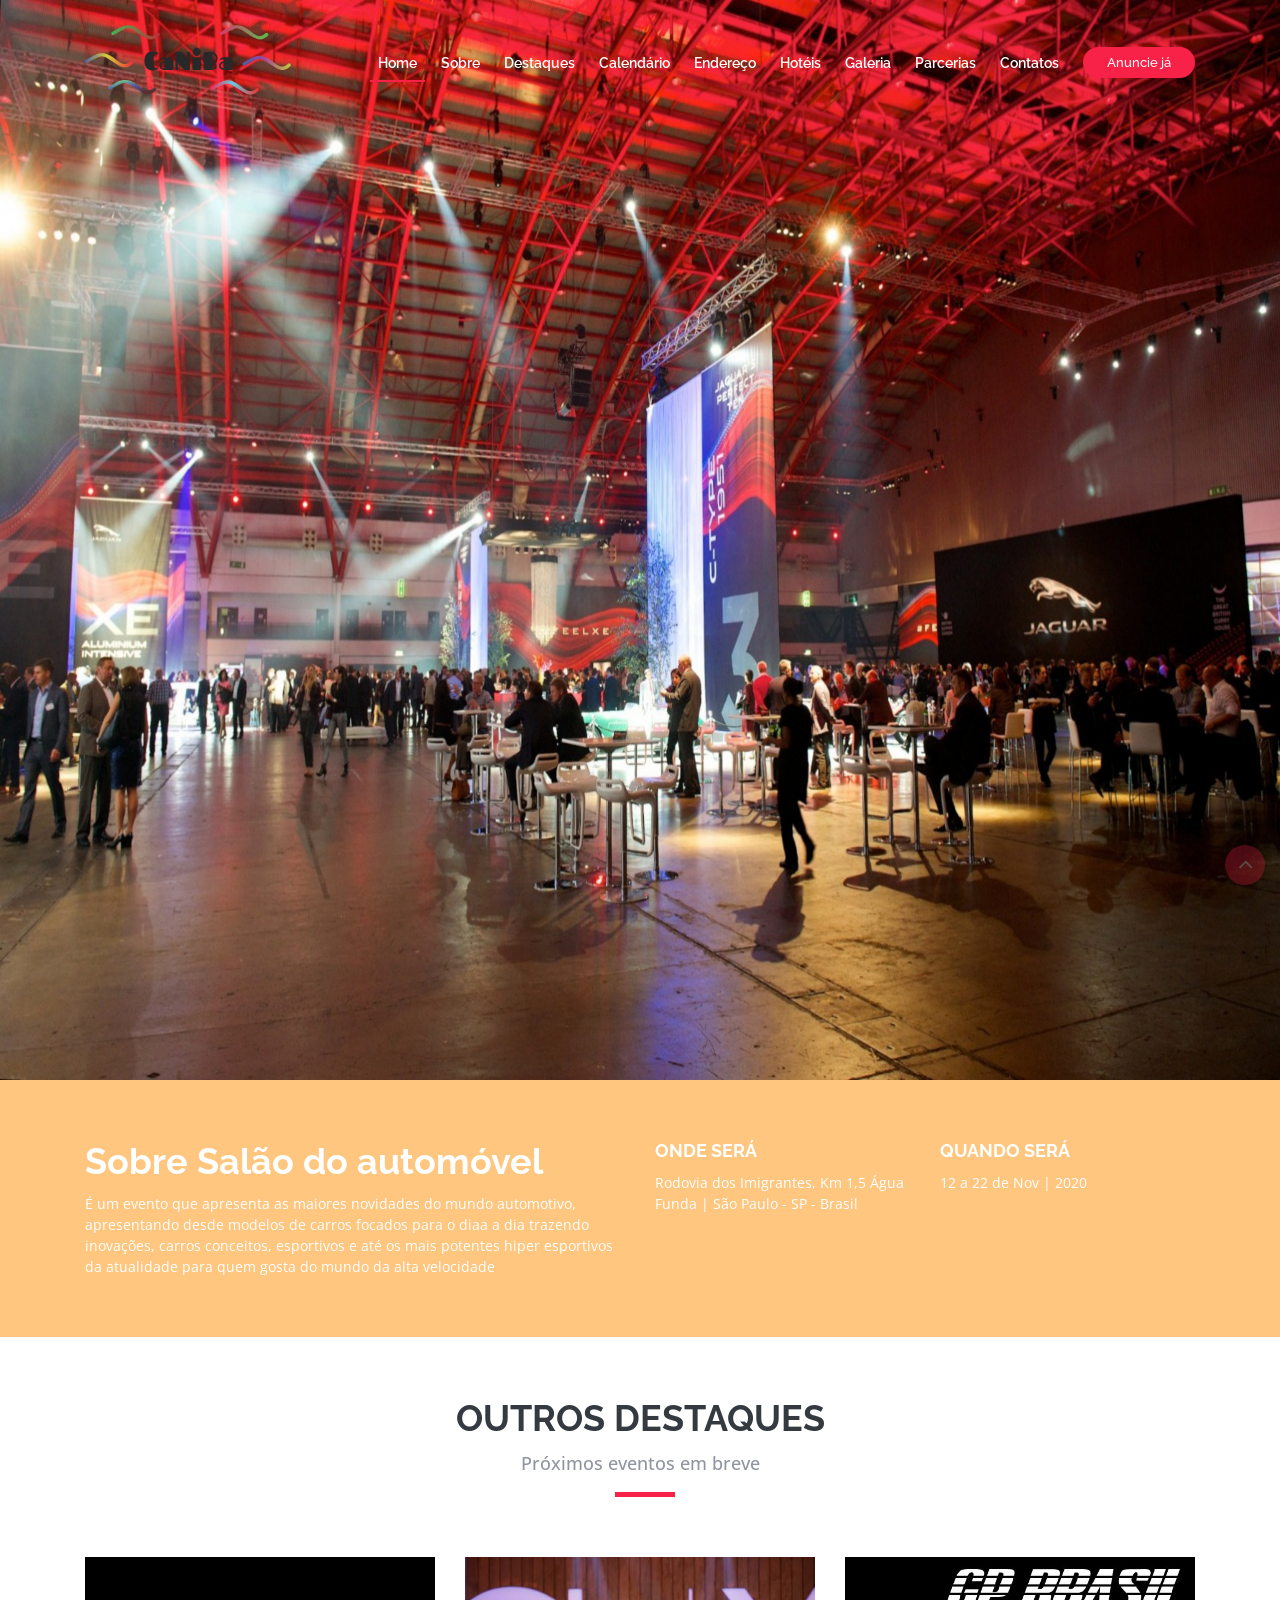
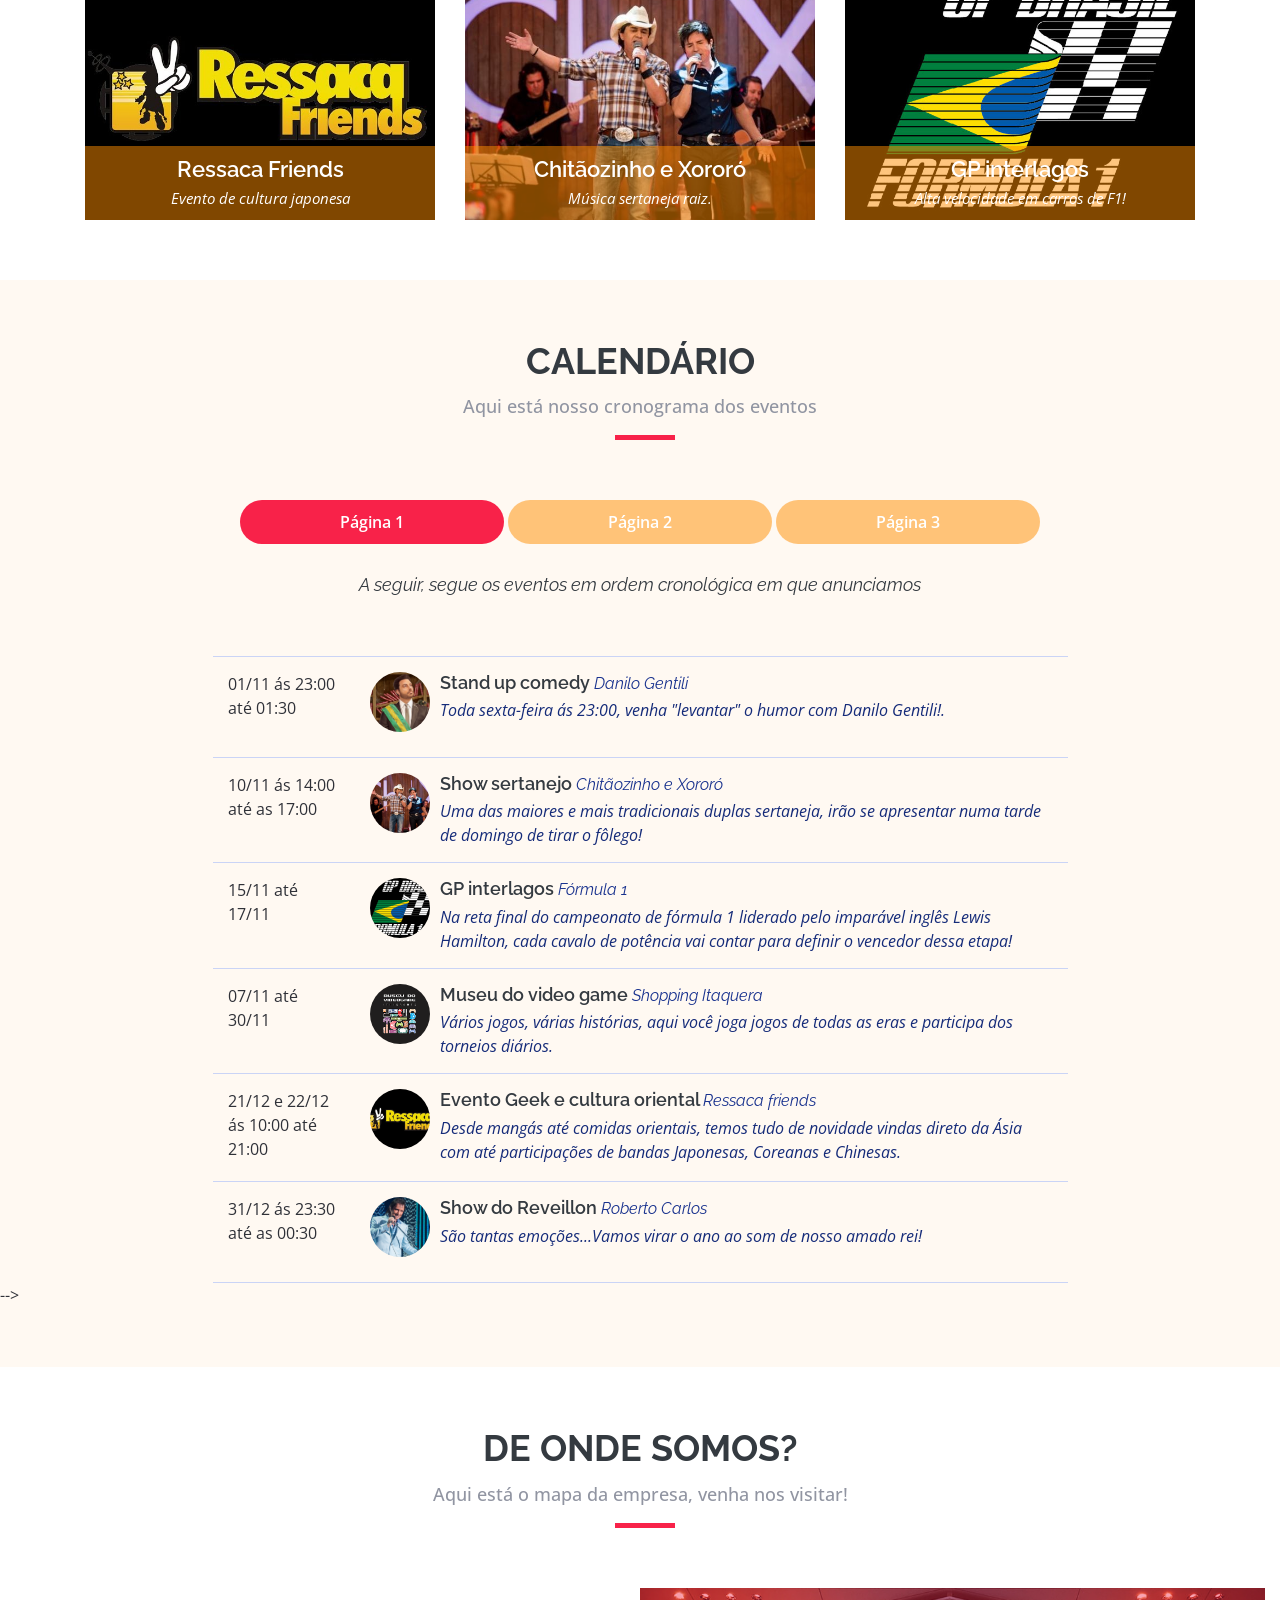
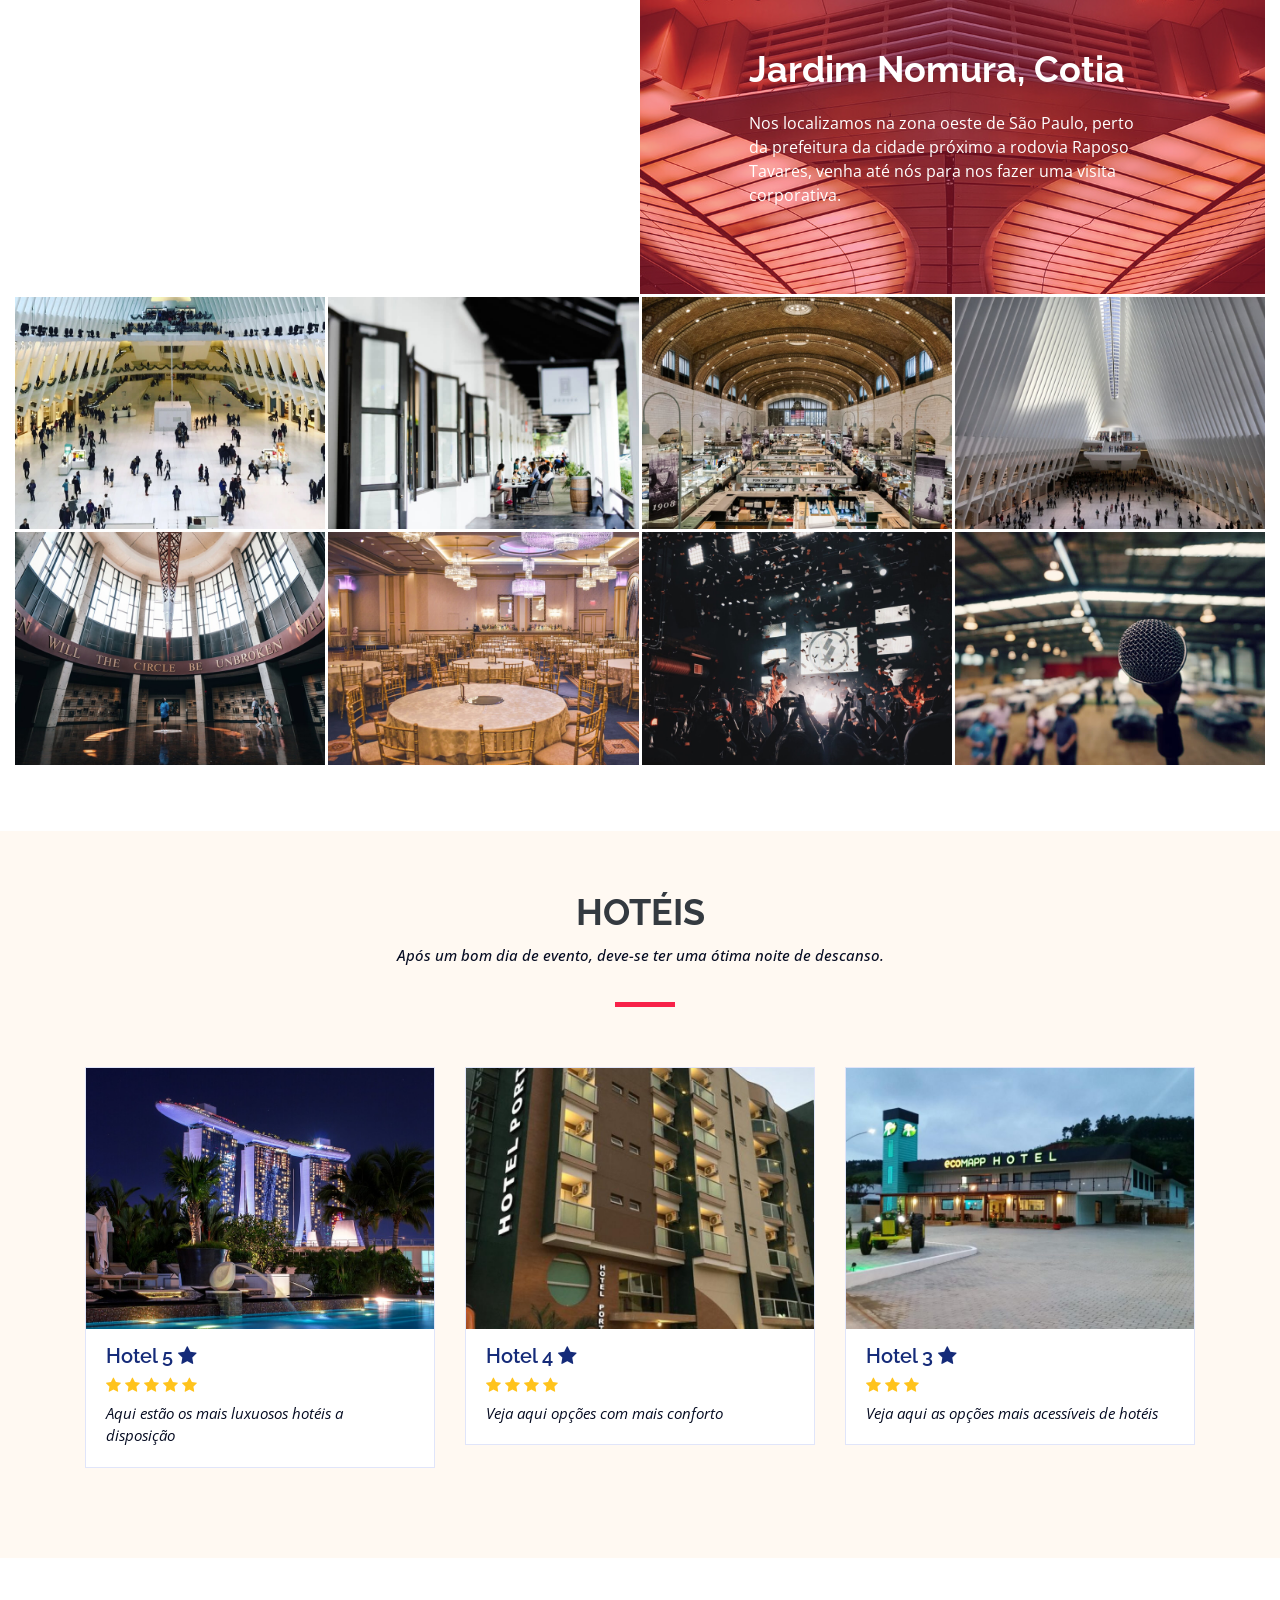
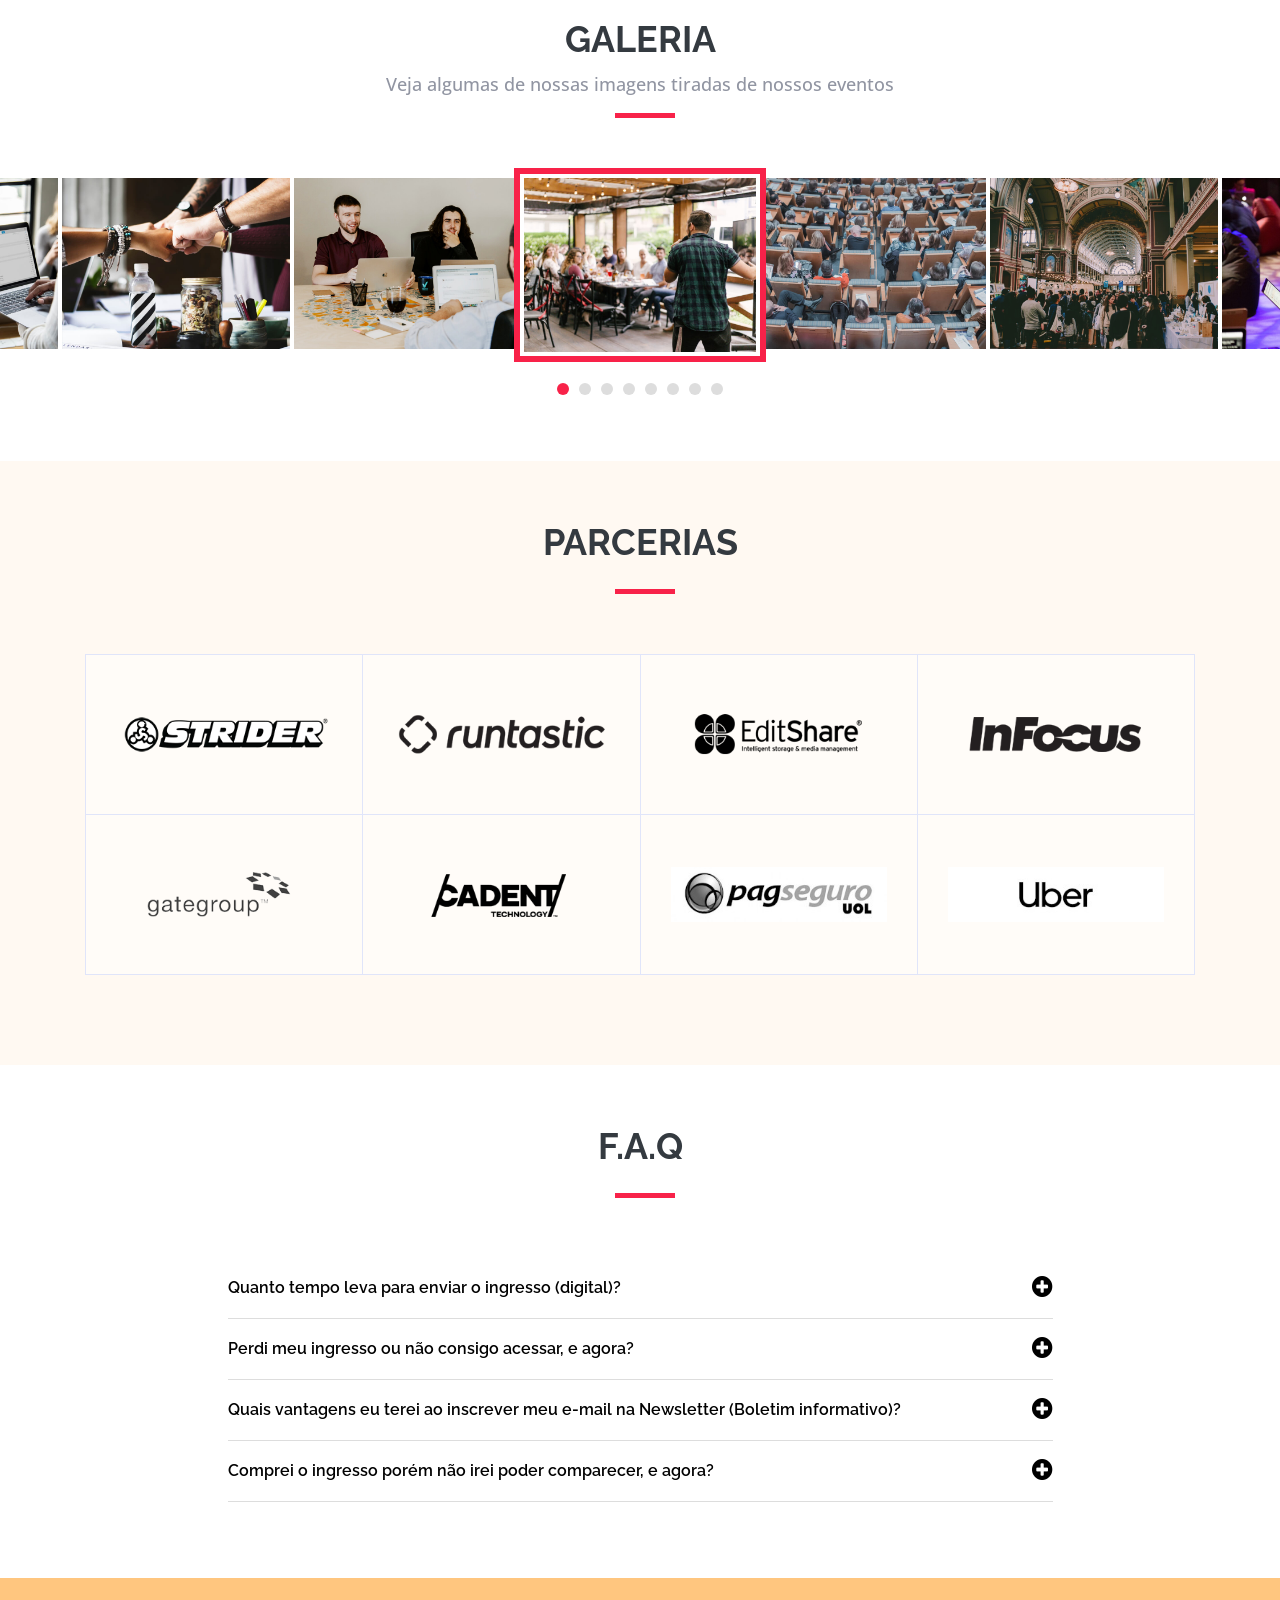
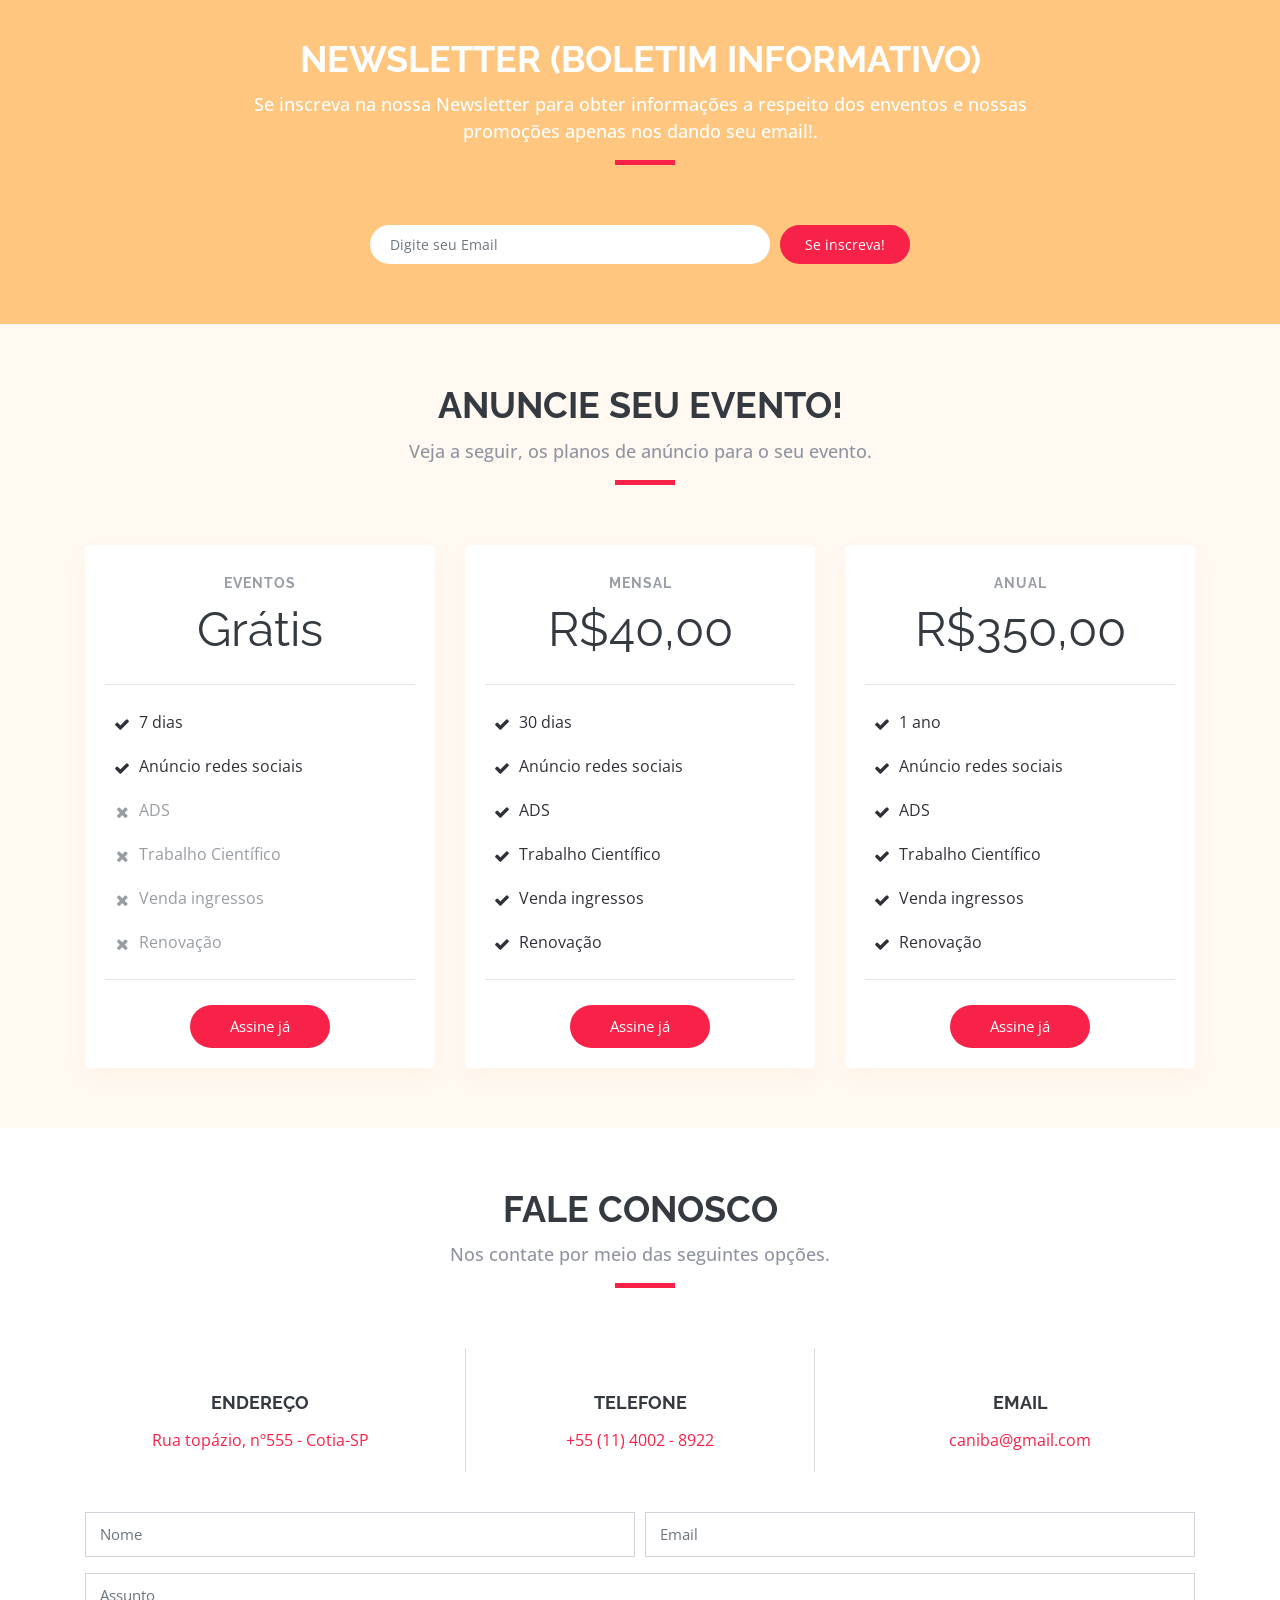
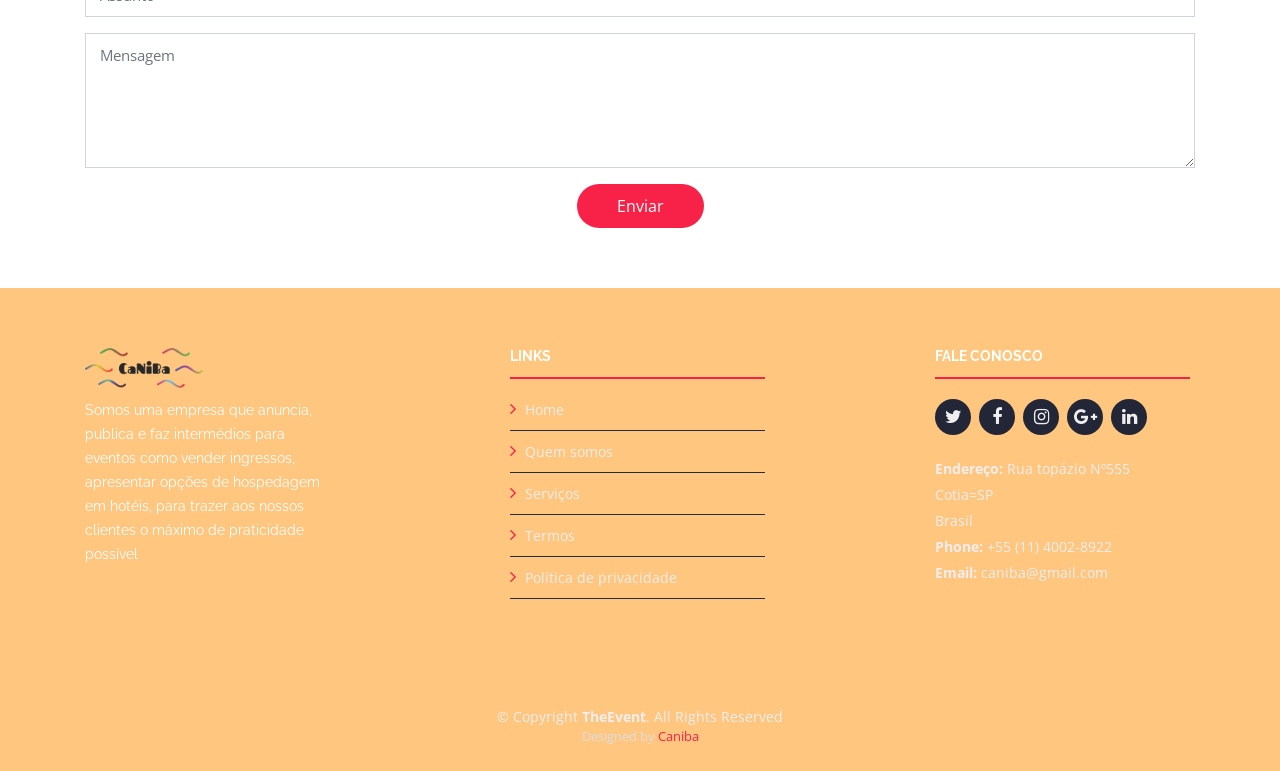
<file: CanibaApplicationideia desing/public_html/index.html>
<!DOCTYPE html>
<html lang="en">

    <head>
        
        <title>Eventos - Caniba</title>
        <meta content="width=device-width, initial-scale=1.0" name="viewport">
        <meta content="" name="keywords">
        <meta content="" name="description">
        <meta charset="utf-8">

        <!-- Favicons -->
        <link href="img/logo.ico" rel="icon">
        <link href="img/apple-touch-icon.png" rel="apple-touch-icon">

        <!-- Google Fonts -->
        <link href="https://fonts.googleapis.com/css?family=Open+Sans:300,300i,400,400i,700,700i|Raleway:300,400,500,700,800" rel="stylesheet">

        <!-- Bootstrap CSS File -->
        <link href="lib/bootstrap/css/bootstrap.min.css" rel="stylesheet">

        <!-- Libraries CSS Files -->
        <link href="lib/font-awesome/css/font-awesome.min.css" rel="stylesheet">
        <link href="lib/animate/animate.min.css" rel="stylesheet">
        <link href="lib/venobox/venobox.css" rel="stylesheet">
        <link href="lib/owlcarousel/assets/owl.carousel.min.css" rel="stylesheet">

        <!-- Main Stylesheet File -->
        <link href="css/style.css" rel="stylesheet">

        <!-- =======================================================
          Theme Name: TheEvent
          Theme URL: https://bootstrapmade.com/theevent-conference-event-bootstrap-template/
          Author: BootstrapMade.com
          License: https://bootstrapmade.com/license/
        ======================================================= -->


    </head>

    <body>

        <!--==========================
          Header
        ============================-->
        <header id="header">
            <div class="container">

                <div id="logo" class="pull-left">
                    <!-- Uncomment below if you prefer to use a text logo -->
                    <!-- <h1><a href="#main">C<span>o</span>nf</a></h1>-->
                    <a href="#intro" class="scrollto"><img src="img/logo.png" alt="" title=""></a>
                </div>

                <nav id="nav-menu-container">
                    <ul class="nav-menu">
                        <li class="menu-active"><a href="#intro">Home</a></li>
                        <li><a href="#about">Sobre</a></li>
                        <li><a href="#speakers">Destaques</a></li>
                        <li><a href="#schedule">Calendário</a></li>
                        <li><a href="#venue">Endereço</a></li>
                        <li><a href="#hotels">Hotéis</a></li>
                        <li><a href="#gallery">Galeria</a></li>
                        <li><a href="#supporters">Parcerias</a></li>
                        <li><a href="#contact">Contatos</a></li>
                        <li class="buy-tickets"><a href="#buy-tickets">Anuncie já</a></li>
                    </ul>
                </nav><!-- #nav-menu-container -->
            </div>
        </header><!-- #header -->

        <!--==========================
          Intro Section
        ============================-->
        <section >                
                <div id="carouselExampleIndicators" data-ride="carousel">
                    <div class="carousel-inner">
                        <div class="carousel-item active">
                           <img src="img/img.jpg" alt="intro-bg"  title="The Annual" class="carrousel-item" />
                        </div>
                        <div class="carousel-item">
                             <img src="img/img4.jpg" alt="about-bg" class="carrousel-item"/>
                        </div>
                        <div class="carousel-item">
                            <img src="img/img5.jpg" alt="foto3" class="carrousel-item"/>
                        </div>
                    </div>        
                </div>           
        </section>

        <main id="main">

            <!--==========================
              About Section
            ============================-->
            <section id="about">
                <div class="container">
                    <div class="row">
                        <div class="col-lg-6">
                            <h2>Sobre Salão do automóvel</h2>
                            <p>É um evento que apresenta as maiores novidades do mundo automotivo, apresentando desde modelos de carros focados para o diaa a dia trazendo inovações, 
							carros conceitos, esportivos e até os mais potentes hiper esportivos da atualidade para quem gosta do mundo da alta velocidade</p>
                        </div>
                        <div class="col-lg-3">
                            <h3>Onde será</h3>
                            <p>Rodovia dos Imigrantes, Km 1,5
							Água Funda | São Paulo - SP - Brasil</p>
                        </div>
                        <div class="col-lg-3">
                            <h3>Quando será</h3>
                            <p>12 a 22 de Nov | 2020</p>
                        </div>
                    </div>
                </div>
            </section>

            <!--==========================
              Speakers Section
            ============================-->
            <section id="speakers" class="wow fadeInUp">
                <div class="container">
                    <div class="section-header">
                        <h2>Outros destaques</h2>
                        <p>Próximos eventos em breve</p>
                    </div>

                    <div class="row">
                        <div class="col-lg-4 col-md-6">
                            <div class="speaker">
                                <img src="img/speakers/1.jpg" alt="Speaker 1" class="img-fluid">
                                <div class="details">
                                    <h3><a href="event1.html">Ressaca Friends</a></h3>
                                    <p>Evento de cultura japonesa</p>
                                    <div class="social">
                                        <a href=""><i class="fa fa-twitter"></i></a>
                                        <a href=""><i class="fa fa-facebook"></i></a>
                                        <a href=""><i class="fa fa-google-plus"></i></a>
                                        <a href=""><i class="fa fa-linkedin"></i></a>
                                    </div>
                                </div>
                            </div>
                        </div>
                        <div class="col-lg-4 col-md-6">
                            <div class="speaker">
                                <img src="img/speakers/2.jpg" alt="Speaker 2" class="img-fluid">
                                <div class="details">
                                    <h3><a href="event2.html">Chitãozinho e Xororó</a></h3>
                                    <p>Música sertaneja raiz.</p>
                                    <div class="social">
                                        <a href=""><i class="fa fa-twitter"></i></a>
                                        <a href=""><i class="fa fa-facebook"></i></a>
                                        <a href=""><i class="fa fa-google-plus"></i></a>
                                        <a href=""><i class="fa fa-linkedin"></i></a>
                                    </div>
                                </div>
                            </div>
                        </div>
                        <div class="col-lg-4 col-md-6">
                            <div class="speaker">
                                <img src="img/speakers/3.jpg" alt="Speaker 3" class="img-fluid">
                                <div class="details">
                                    <h3><a href="event3.html">GP interlagos</a></h3>
                                    <p>Alta velocidade em carros de F1!</p>
                                    <div class="social">
                                        <a href=""><i class="fa fa-twitter"></i></a>
                                        <a href=""><i class="fa fa-facebook"></i></a>
                                        <a href=""><i class="fa fa-google-plus"></i></a>
                                        <a href=""><i class="fa fa-linkedin"></i></a>
                                    </div>
                                </div>
                            </div>
                        </div>
                        
                    </div>
                </div>

            </section>

            <!--==========================
              Schedule Section
            ============================-->
            <section id="schedule" class="section-with-bg">
                <div class="container wow fadeInUp">
                    <div class="section-header">
                        <h2>Calendário</h2>
                        <p>Aqui está nosso cronograma dos eventos</p>
                    </div>

                    <ul class="nav nav-tabs" role="tablist">
                        <li class="nav-item">
                            <a class="nav-link active" href="#day-1" role="tab" data-toggle="tab">Página 1</a>
                        </li>
                        <li class="nav-item">
                            <a class="nav-link" href="#day-2" role="tab" data-toggle="tab">Página 2</a>
                        </li>
                        <li class="nav-item">
                            <a class="nav-link" href="#day-3" role="tab" data-toggle="tab">Página 3</a>
                        </li>
                    </ul>

                    <h3 class="sub-heading">A seguir, segue os eventos em ordem cronológica em que anunciamos</h3>

                    <div class="tab-content row justify-content-center">

                        <!-- Schdule Day 1 -->
                        <div role="tabpanel" class="col-lg-9 tab-pane fade show active" id="day-1">

                            <div class="row schedule-item">

                            </div>

                            <div class="row schedule-item">
                                <div class="col-md-2"><time>01/11 ás 23:00 até 01:30</time></div>
                                <div class="col-md-10">
                                    <div class="speaker">
                                        <img src="img/speakers/7.jpg" alt="Brenden Legros">
                                    </div>
                                    <h4>Stand up comedy <span>Danilo Gentili</span></h4>
                                    <p>Toda sexta-feira ás 23:00, venha "levantar" o humor com Danilo Gentili!.</p>
                                </div>
                            </div>

                            <div class="row schedule-item">
                                <div class="col-md-2"><time>10/11 ás 14:00 até as 17:00</time></div>
                                <div class="col-md-10">
                                    <div class="speaker">
                                        <img src="img/speakers/2.jpg" alt="Hubert Hirthe">
                                    </div>
                                    <h4>Show sertanejo <span>Chitãozinho e Xororó</span></h4>
                                    <p>Uma das maiores e mais tradicionais duplas sertaneja, irão se apresentar numa tarde de domingo de tirar o fôlego!</p>
                                </div>
                            </div>

                            <div class="row schedule-item">
                                <div class="col-md-2"><time>15/11 até 17/11</time></div>
                                <div class="col-md-10">
                                    <div class="speaker">
                                        <img src="img/speakers/3.jpg" alt="Cole Emmerich">
                                    </div>
                                    <h4>GP interlagos <span>Fórmula 1</span></h4>
                                    <p>Na reta final do campeonato de fórmula 1 liderado pelo imparável inglês Lewis Hamilton, cada cavalo de potência vai contar para definir o vencedor dessa etapa!</p>
                                </div>
                            </div>

                            <div class="row schedule-item">
                                <div class="col-md-2"><time>07/11 até 30/11</time></div>
                                <div class="col-md-10">
                                    <div class="speaker">
                                        <img src="img/speakers/5.png" alt="Jack Christiansen">
                                    </div>
                                    <h4>Museu do video game <span>Shopping Itaquera</span></h4>
                                    <p>Vários jogos, várias histórias, aqui você joga jogos de todas as eras e participa dos torneios diários.</p>
                                </div>
                            </div>

                            <div class="row schedule-item">
                                <div class="col-md-2"><time>21/12 e 22/12 ás 10:00 até 21:00</time></div>
                                <div class="col-md-10">
                                    <div class="speaker">
                                        <img src="img/speakers/1.jpg" alt="Alejandrin Littel">
                                    </div>
                                    <h4>Evento Geek e cultura oriental <span>Ressaca friends</span></h4>
                                    <p>Desde mangás até comidas orientais, temos tudo de novidade vindas direto da Ásia com até participações de bandas Japonesas, Coreanas e Chinesas.</p>
                                </div>
                            </div>

                            <div class="row schedule-item">
                                <div class="col-md-2"><time>31/12 ás 23:30 até as 00:30</time></div>
                                <div class="col-md-10">
                                    <div class="speaker">
                                        <img src="img/speakers/6.jpg" alt="Willow Trantow">
                                    </div>
                                    <h4>Show do Reveillon <span>Roberto Carlos</span></h4>
                                    <p>São tantas emoções...Vamos virar o ano ao som de nosso amado rei!</p>
                                </div>
                            </div>

                        </div>

                    </div>

                </div> -->

            </section>

            <!--==========================
              Venue Section
            ============================-->
            <section id="venue" class="wow fadeInUp">

                <div class="container-fluid">

                    <div class="section-header">
                        <h2>De onde somos?</h2>
                        <p>Aqui está o mapa da empresa, venha nos visitar!</p>
                    </div>

                    <div class="row no-gutters">
                        <div class="col-lg-6 venue-map">
                            <iframe src="https://www.google.com/maps/embed?pb=!1m18!1m12!1m3!1d3655.9770733503074!2d-46.91529738570774!3d-23.60515516909457!2m3!1f0!2f0!3f0!3m2!1i1024!2i768!4f13.1!3m3!1m2!1s0x94cf07581b119d11%3A0xca56bcd5ca61a2d7!2sR.%20Top%C3%A1zio%2C%20555%20-%20Jardim%20Nomura%2C%20Cotia%20-%20SP%2C%2006717-235!5e0!3m2!1spt-BR!2sbr!4v1572306319467!5m2!1spt-BR!2sbr" width="600" height="450" frameborder="0" style="border:0;" allowfullscreen=""></iframe>
                        </div>

                        <div class="col-lg-6 venue-info">
                            <div class="row justify-content-center">
                                <div class="col-11 col-lg-8">
                                    <h3>Jardim Nomura, Cotia</h3>
                                    <p>Nos localizamos na zona oeste de São Paulo, perto da prefeitura da cidade próximo a rodovia Raposo Tavares, venha até nós para nos fazer uma visita corporativa.</p>
                                </div>
                            </div>
                        </div>
                    </div>

                </div>

                <div class="container-fluid venue-gallery-container">
                    <div class="row no-gutters">

                        <div class="col-lg-3 col-md-4">
                            <div class="venue-gallery">
                                <a href="img/venue-gallery/1.jpg" class="venobox" data-gall="venue-gallery">
                                    <img src="img/venue-gallery/1.jpg" alt="" class="img-fluid">
                                </a>
                            </div>
                        </div>

                        <div class="col-lg-3 col-md-4">
                            <div class="venue-gallery">
                                <a href="img/venue-gallery/2.jpg" class="venobox" data-gall="venue-gallery">
                                    <img src="img/venue-gallery/2.jpg" alt="" class="img-fluid">
                                </a>
                            </div>
                        </div>

                        <div class="col-lg-3 col-md-4">
                            <div class="venue-gallery">
                                <a href="img/venue-gallery/3.jpg" class="venobox" data-gall="venue-gallery">
                                    <img src="img/venue-gallery/3.jpg" alt="" class="img-fluid">
                                </a>
                            </div>
                        </div>

                        <div class="col-lg-3 col-md-4">
                            <div class="venue-gallery">
                                <a href="img/venue-gallery/4.jpg" class="venobox" data-gall="venue-gallery">
                                    <img src="img/venue-gallery/4.jpg" alt="" class="img-fluid">
                                </a>
                            </div>
                        </div>

                        <div class="col-lg-3 col-md-4">
                            <div class="venue-gallery">
                                <a href="img/venue-gallery/5.jpg" class="venobox" data-gall="venue-gallery">
                                    <img src="img/venue-gallery/5.jpg" alt="" class="img-fluid">
                                </a>
                            </div>
                        </div>

                        <div class="col-lg-3 col-md-4">
                            <div class="venue-gallery">
                                <a href="img/venue-gallery/6.jpg" class="venobox" data-gall="venue-gallery">
                                    <img src="img/venue-gallery/6.jpg" alt="" class="img-fluid">
                                </a>
                            </div>
                        </div>

                        <div class="col-lg-3 col-md-4">
                            <div class="venue-gallery">
                                <a href="img/venue-gallery/7.jpg" class="venobox" data-gall="venue-gallery">
                                    <img src="img/venue-gallery/7.jpg" alt="" class="img-fluid">
                                </a>
                            </div>
                        </div>

                        <div class="col-lg-3 col-md-4">
                            <div class="venue-gallery">
                                <a href="img/venue-gallery/8.jpg" class="venobox" data-gall="venue-gallery">
                                    <img src="img/venue-gallery/8.jpg" alt="" class="img-fluid">
                                </a>
                            </div>
                        </div>

                    </div>
                </div>

            </section>

            <!--==========================
              Hotels Section
            ============================-->
            <section id="hotels" class="section-with-bg wow fadeInUp">

                <div class="container">
                    <div class="section-header">
                        <h2>Hotéis</h2>
                        <p>Após um bom dia de evento, deve-se ter uma ótima noite de descanso.</p>
                    </div>

                    <div class="row">

                        <div class="col-lg-4 col-md-6">
                            <div class="hotel">
                                <div class="hotel-img">
                                    <img src="img/hotels/3.jpg" alt="Hotel 1" class="img-fluid">
                                </div>
                                <h3><a href="#">Hotel 5 <i class="fa fa-star"></i></a></h3>
                                <div class="stars">
                                    <i class="fa fa-star"></i>
                                    <i class="fa fa-star"></i>
                                    <i class="fa fa-star"></i>
                                    <i class="fa fa-star"></i>
                                    <i class="fa fa-star"></i>
                                </div>
                                <p>Aqui estão os mais luxuosos hotéis a disposição</p>
                            </div>
                        </div>

                        <div class="col-lg-4 col-md-6">
                            <div class="hotel">
                                <div class="hotel-img">
                                    <img src="img/hotels/4.jpg" alt="Hotel 2" class="img-fluid">
                                </div>
                                <h3><a href="#">Hotel 4 <i class="fa fa-star"></i></a></h3>
                                <div class="stars">
                                    <i class="fa fa-star"></i>
                                    <i class="fa fa-star"></i>
                                    <i class="fa fa-star"></i>
                                    <i class="fa fa-star"></i>
                                    
                                </div>
                                <p>Veja aqui opções com mais conforto</p>
                            </div>
                        </div>

                        <div class="col-lg-4 col-md-6">
                            <div class="hotel">
                                <div class="hotel-img">
                                    <img src="img/hotels/5.jpg" alt="Hotel 3" class="img-fluid">
                                </div>
                                <h3><a href="#">Hotel 3 <i class="fa fa-star"></i></a></h3>
                                <div class="stars">
                                    <i class="fa fa-star"></i>
                                    <i class="fa fa-star"></i>
                                    <i class="fa fa-star"></i>
                                    
                                </div>
                                <p>Veja aqui as opções mais acessíveis de hotéis</p>
                            </div>
                        </div>

                    </div>
                </div>

            </section>

            <!--==========================
              Gallery Section
            ============================-->
            <section id="gallery" class="wow fadeInUp">

                <div class="container">
                    <div class="section-header">
                        <h2>Galeria</h2>
                        <p>Veja algumas de nossas imagens tiradas de nossos eventos</p>
                    </div>
                </div>

                <div class="owl-carousel gallery-carousel">
                    <a href="img/gallery/1.jpg" class="venobox" data-gall="gallery-carousel"><img src="img/gallery/1.jpg" alt=""></a>
                    <a href="img/gallery/2.jpg" class="venobox" data-gall="gallery-carousel"><img src="img/gallery/2.jpg" alt=""></a>
                    <a href="img/gallery/3.jpg" class="venobox" data-gall="gallery-carousel"><img src="img/gallery/3.jpg" alt=""></a>
                    <a href="img/gallery/4.jpg" class="venobox" data-gall="gallery-carousel"><img src="img/gallery/4.jpg" alt=""></a>
                    <a href="img/gallery/5.jpg" class="venobox" data-gall="gallery-carousel"><img src="img/gallery/5.jpg" alt=""></a>
                    <a href="img/gallery/6.jpg" class="venobox" data-gall="gallery-carousel"><img src="img/gallery/6.jpg" alt=""></a>
                    <a href="img/gallery/7.jpg" class="venobox" data-gall="gallery-carousel"><img src="img/gallery/7.jpg" alt=""></a>
                    <a href="img/gallery/8.jpg" class="venobox" data-gall="gallery-carousel"><img src="img/gallery/8.jpg" alt=""></a>
                </div>

            </section>

            <!--==========================
              Sponsors Section
            ============================-->
            <section id="supporters" class="section-with-bg wow fadeInUp">

                <div class="container">
                    <div class="section-header">
                        <h2>Parcerias</h2>
                    </div>

                    <div class="row no-gutters supporters-wrap clearfix">

                        <div class="col-lg-3 col-md-4 col-xs-6">
                            <div class="supporter-logo">
                                <img src="img/supporters/1.png" class="img-fluid" alt="">
                            </div>
                        </div>

                        <div class="col-lg-3 col-md-4 col-xs-6">
                            <div class="supporter-logo">
                                <img src="img/supporters/2.png" class="img-fluid" alt="">
                            </div>
                        </div>

                        <div class="col-lg-3 col-md-4 col-xs-6">
                            <div class="supporter-logo">
                                <img src="img/supporters/3.png" class="img-fluid" alt="">
                            </div>
                        </div>

                        <div class="col-lg-3 col-md-4 col-xs-6">
                            <div class="supporter-logo">
                                <img src="img/supporters/4.png" class="img-fluid" alt="">
                            </div>
                        </div>

                        <div class="col-lg-3 col-md-4 col-xs-6">
                            <div class="supporter-logo">
                                <img src="img/supporters/5.png" class="img-fluid" alt="">
                            </div>
                        </div>

                        <div class="col-lg-3 col-md-4 col-xs-6">
                            <div class="supporter-logo">
                                <img src="img/supporters/6.png" class="img-fluid" alt="">
                            </div>
                        </div>

                        <div class="col-lg-3 col-md-4 col-xs-6">
                            <div class="supporter-logo">
                                <img src="img/supporters/10.jpg" class="img-fluid" alt="">
                            </div>
                        </div>

                        <div class="col-lg-3 col-md-4 col-xs-6">
                            <div class="supporter-logo">
                                <img src="img/supporters/11.jpg" class="img-fluid" alt="">
                            </div>
                        </div>

                    </div>

                </div>

            </section>

            <!--==========================
              F.A.Q Section
            ============================-->
            <section id="faq" class="wow fadeInUp">

                <div class="container">

                    <div class="section-header">
                        <h2>F.A.Q </h2>
                    </div>

                    <div class="row justify-content-center">
                        <div class="col-lg-9">
                            <ul id="faq-list">

                                <li>
                                    <a data-toggle="collapse" class="collapsed" href="#faq1">Quanto tempo leva para enviar o ingresso (digital)? <i class="fa fa-minus-circle"></i></a>
                                    <div id="faq1" class="collapse" data-parent="#faq-list">
                                        <p>
                                            Após a confirmação do pagamento, cerca de 60 a 180 minutos (de 1 a 3 horas). Caso esteja demorando muito, por favor, nos contate usando o link abaixo.<a href="#contact">Contatos.</a>
                                        </p>
                                    </div>
                                </li>

                                <li>
                                    <a data-toggle="collapse" href="#faq2" class="collapsed">Perdi meu ingresso ou não consigo acessar, e agora? <i class="fa fa-minus-circle"></i></a>
                                    <div id="faq2" class="collapse" data-parent="#faq-list">
                                        <p>
                                            Tenha consigo as informações utilizadas na hora da compra tais como, cpf, comprovante de pagamento, para pagamentos com cartão, Nº do cartão, para boleto, o documento em si. o ingresso será localizado e invalidado caso os dados fornecidos forem validados. Segue abaixo o link para a solicitação de reenvio.<a href="#contact">Contatos</a>
                                        </p>
                                    </div>
                                </li>

                                <li>
                                    <a data-toggle="collapse" href="#faq3" class="collapsed">Quais vantagens eu terei ao inscrever meu e-mail na Newsletter (Boletim informativo)? <i class="fa fa-minus-circle"></i></a>
                                    <div id="faq3" class="collapse" data-parent="#faq-list">
                                        <p>
                                            Além da informação adicional sobre algo qe irá ocorrer tal como, celebridade X irá comparecer no evento Y, um método simples e prático de interação da nossa empresa com os clientes, eventualmente pode haver códigos promocionais temporariamente limitados.
                                        </p>
                                    </div>
                                </li>

                                <li>
                                    <a data-toggle="collapse" href="#faq4" class="collapsed">Comprei o ingresso porém não irei poder comparecer, e agora? <i class="fa fa-minus-circle"></i></a>
                                    <div id="faq4" class="collapse" data-parent="#faq-list">
                                        <p>
                                            Caso falte no máximo 48 horas antecedentes do evento, entre em contato conosco (link abaixo) para avaliarmos a possibilidade de reembolso. Aconselhamos aos clientes a passarem ou presentear o ingresso a alguúm nessas situações.<a href="#contact">Contatos</a>
                                        </p>
                                    </div>
                                </li>

                               <!-- <li>
                                    <a data-toggle="collapse" href="#faq5" class="collapsed">Tempus quam pellentesque nec nam aliquam sem et tortor consequat? <i class="fa fa-minus-circle"></i></a>
                                    <div id="faq5" class="collapse" data-parent="#faq-list">
                                        <p>
                                            Molestie a iaculis at erat pellentesque adipiscing commodo. Dignissim suspendisse in est ante in. Nunc vel risus commodo viverra maecenas accumsan. Sit amet nisl suscipit adipiscing bibendum est. Purus gravida quis blandit turpis cursus in
                                        </p>
                                    </div>
                                </li>

                                <li>
                                    <a data-toggle="collapse" href="#faq6" class="collapsed">Tortor vitae purus faucibus ornare. Varius vel pharetra vel turpis nunc eget lorem dolor? <i class="fa fa-minus-circle"></i></a>
                                    <div id="faq6" class="collapse" data-parent="#faq-list">
                                        <p>
                                            Laoreet sit amet cursus sit amet dictum sit amet justo. Mauris vitae ultricies leo integer malesuada nunc vel. Tincidunt eget nullam non nisi est sit amet. Turpis nunc eget lorem dolor sed. Ut venenatis tellus in metus vulputate eu scelerisque. Pellentesque diam volutpat commodo sed egestas egestas fringilla phasellus faucibus. Nibh tellus molestie nunc non blandit massa enim nec.
                                        </p>
                                    </div>
                                </li>-->

                            </ul>
                        </div>
                    </div>

                </div>

            </section>

            <!--==========================
              Subscribe Section
            ============================-->
            <section id="subscribe">
                <div class="container wow fadeInUp">
                    <div class="section-header">
                        <h2>Newsletter (Boletim informativo)</h2>
                        <p>Se inscreva na nossa Newsletter para obter informações a respeito dos enventos e nossas<br> promoções apenas nos dando seu email!.</p>
                    </div>
                    <form method="POST" action="#">
                        <div class="form-row justify-content-center">
                            <div class="col-auto">
                                <input type="text" class="form-control" placeholder="Digite seu Email">
                            </div>
                            <div class="col-auto">
                                <button type="submit">Se inscreva!</button>
                            </div>
                        </div>
                    </form>

                </div>
            </section>

            <!--==========================
              Buy Ticket Section
            ============================-->
            <section id="buy-tickets" class="section-with-bg wow fadeInUp">
                <div class="container">

                    <div class="section-header">
                        <h2>Anuncie seu evento!</h2>
                        <p>Veja a seguir, os planos de anúncio para o seu evento.</p>
                    </div>

                    <div class="row">
                        <div class="col-lg-4">
                            <div class="card mb-5 mb-lg-0">
                                <div class="card-body">
                                    <h5 class="card-title text-muted text-uppercase text-center">Eventos</h5>
                                    <h6 class="card-price text-center">Grátis</h6>
                                    <hr>
                                    <ul class="fa-ul">
                                        <li><span class="fa-li"><i class="fa fa-check"></i></span>7 dias</li>
                                        <li><span class="fa-li"><i class="fa fa-check"></i></span>Anúncio redes sociais</li>
                                        <li class="text-muted"><span class="fa-li"><i class="fa fa-times"></i></span>ADS</li>
                                        <li class="text-muted"><span class="fa-li"><i class="fa fa-times"></i></span>Trabalho Científico</li>
                                        <li class="text-muted"><span class="fa-li"><i class="fa fa-times"></i></span>Venda ingressos</li>
                                        <li class="text-muted"><span class="fa-li"><i class="fa fa-times"></i></span>Renovação</li>
                                        
                                    </ul>
                                    <hr>
                                    <div class="text-center">
                                        <button type="button" class="btn" data-toggle="modal" data-target="#buy-ticket-modal" data-ticket-type="standard-access">Assine já</button>
                                    </div>
                                </div>
                            </div>
                        </div>
                        <div class="col-lg-4">
                            <div class="card mb-5 mb-lg-0">
                                <div class="card-body">
                                    <h5 class="card-title text-muted text-uppercase text-center">Mensal</h5>
                                    <h6 class="card-price text-center">R$40,00</h6>
                                    <hr>
                                    <ul class="fa-ul">
                                        <li><span class="fa-li"><i class="fa fa-check"></i></span>30 dias</li>
                                        <li><span class="fa-li"><i class="fa fa-check"></i></span>Anúncio redes sociais</li>
                                        <li><span class="fa-li"><i class="fa fa-check"></i></span></i></span>ADS</li>
                                        <li><span class="fa-li"><i class="fa fa-check"></i></span></i></span>Trabalho Científico</li>
                                        <li><span class="fa-li"><i class="fa fa-check"></i></span>Venda ingressos</li>
                                        <li><span class="fa-li"><i class="fa fa-check"></i></span>Renovação</li>
                                        
                                    </ul>
                                    <hr>
                                    <div class="text-center">
                                        <button type="button" class="btn" data-toggle="modal" data-target="#buy-ticket-modal" data-ticket-type="pro-access">Assine já</button>
                                    </div>
                                </div>
                            </div>
                        </div>
                        <!-- Pro Tier -->
                        <div class="col-lg-4">
                            <div class="card">
                                <div class="card-body">
                                    <h5 class="card-title text-muted text-uppercase text-center">Anual</h5>
                                    <h6 class="card-price text-center">R$350,00</h6>
                                    <hr>
                                    <ul class="fa-ul">
                                        <li><span class="fa-li"><i class="fa fa-check"></i></span>1 ano</li>
                                        <li><span class="fa-li"><i class="fa fa-check"></i></span>Anúncio redes sociais</li>
                                        <li><span class="fa-li"><i class="fa fa-check"></i></span>ADS</li>
                                        <li><span class="fa-li"><i class="fa fa-check"></i></span>Trabalho Científico</li>
                                        <li><span class="fa-li"><i class="fa fa-check"></i></span>Venda ingressos</li>
                                        <li><span class="fa-li"><i class="fa fa-check"></i></span>Renovação</li>
                                        
                                    </ul>
                                    <hr>
                                    <div class="text-center">
                                        <button type="button" class="btn" data-toggle="modal" data-target="#buy-ticket-modal" data-ticket-type="premium-access">Assine já</button>
                                    </div>

                                </div>
                            </div>
                        </div>
                    </div>

                </div>

                <!-- Modal Order Form -->
                <div id="buy-ticket-modal" class="modal fade">
                    <div class="modal-dialog" role="document">
                        <div class="modal-content">
                            <div class="modal-header">
                                <h4 class="modal-title">Assine já</h4>
                                <button type="button" class="close" data-dismiss="modal" aria-label="Close">
                                    <span aria-hidden="true">&times;</span>
                                </button>
                            </div>
                            <div class="modal-body">
                                <form method="POST" action="#">
                                    <div class="form-group">
                                        <input type="text" class="form-control" name="your-name" placeholder="Your Name">
                                    </div>
                                    <div class="form-group">
                                        <input type="text" class="form-control" name="your-email" placeholder="Your Email">
                                    </div>
                                    <div class="form-group">
                                        <select id="ticket-type" name="ticket-type" class="form-control" >
                                            <option value="">-- Select Your Ticket Type --</option>
                                            <option value="standard-access">Standard Access</option>
                                            <option value="pro-access">Pro Access</option>
                                            <option value="premium-access">Premium Access</option>
                                        </select>
                                    </div>
                                    <div class="text-center">
                                        <button type="submit" class="btn">Assine já</button>
                                    </div>
                                </form>
                            </div>
                        </div><!-- /.modal-content -->
                    </div><!-- /.modal-dialog -->
                </div><!-- /.modal -->

            </section>

            <!--==========================
              Contact Section
            ============================-->
            <section id="contact" class="section-bg wow fadeInUp">

                <div class="container">

                    <div class="section-header">
                        <h2>Fale Conosco</h2>
                        <p>Nos contate por meio das seguintes opções.</p>
                    </div>

                    <div class="row contact-info">

                        <div class="col-md-4">
                            <div class="contact-address">
                                <i class="ion-ios-location-outline"></i>
                                <h3>Endereço</h3>
                                <address>Rua topázio, nº555 - Cotia-SP </address>
                            </div>
                        </div>

                        <div class="col-md-4">
                            <div class="contact-phone">
                                <i class="ion-ios-telephone-outline"></i>
                                <h3>Telefone</h3>
                                <p><a href="tel:+155895548855">+55 (11) 4002 - 8922</a></p>
                            </div>
                        </div>

                        <div class="col-md-4">
                            <div class="contact-email">
                                <i class="ion-ios-email-outline"></i>
                                <h3>Email</h3>
                                <p><a href="mailto:info@example.com">caniba@gmail.com</a></p>
                            </div>
                        </div>

                    </div>

                    <div class="form">
                        <div id="sendmessage">Sua mensagem foi enviada!</div>
                        <div id="errormessage"></div>
                        <form action="" method="post" role="form" class="contactForm">
                            <div class="form-row">
                                <div class="form-group col-md-6">
                                    <input type="text" name="name" class="form-control" id="name" placeholder="Nome" data-rule="minlen:4" data-msg="Mánimo 4 caracteres" />
                                    <div class="validation"></div>
                                </div>
                                <div class="form-group col-md-6">
                                    <input type="email" class="form-control" name="email" id="email" placeholder="Email" data-rule="email" data-msg="Email inválido" />
                                    <div class="validation"></div>
                                </div>
                            </div>
                            <div class="form-group">
                                <input type="text" class="form-control" name="subject" id="subject" placeholder="Assunto" data-rule="minlen:4" data-msg="Mínimo 8 caracteres" />
                                <div class="validation"></div>
                            </div>
                            <div class="form-group">
                                <textarea class="form-control" name="message" rows="5" data-rule="required" data-msg="Por favor, nos escreva algo!" placeholder="Mensagem"></textarea>
                                <div class="validation"></div>
                            </div>
                            <div class="text-center"><button type="submit">Enviar</button></div>
                        </form>
                    </div>

                </div>
            </section><!-- #contact -->

        </main>


        <!--==========================
          Footer
        ============================-->
        <footer id="footer">
            <div class="footer-top">
                <div class="container">
                    <div class="row">

                        <div class="col-lg-3 col-md-6 footer-info">
                            <img src="img/logo.png" alt="TheEvenet">
                            <p>Somos uma empresa que anuncia,<br> publica e faz intermédios para<br> eventos como vender ingressos,<br> apresentar opções de hospedagem<br> em hotéis, para trazer aos nossos<br> clientes o máximo de praticidade possível</p>
                        </div>

                        <div class="col-lg-3 col-md-6 footer-links">
                            <h4>Links</h4>
                            <ul>
                                <li><i class="fa fa-angle-right"></i> <a href="#">Home</a></li>
                                <li><i class="fa fa-angle-right"></i> <a href="#">Quem somos</a></li>
                                <li><i class="fa fa-angle-right"></i> <a href="#">Serviços</a></li>
                                <li><i class="fa fa-angle-right"></i> <a href="#">Termos</a></li>
                                <li><i class="fa fa-angle-right"></i> <a href="#">Política de privacidade</a></li>
                            </ul>
                        </div>

                        <div class="col-lg-3 col-md-6 footer-contact">
                            <h4>Fale conosco</h4>
                            <div class="social-links">
                                <a href="#" class="twitter"><i class="fa fa-twitter"></i></a>
                                <a href="#" class="facebook"><i class="fa fa-facebook"></i></a>
                                <a href="#" class="instagram"><i class="fa fa-instagram"></i></a>
                                <a href="#" class="google-plus"><i class="fa fa-google-plus"></i></a>
                                <a href="#" class="linkedin"><i class="fa fa-linkedin"></i></a>
                            </div>
                           &nbsp;                                           
                            <p>
                                <strong>Endereço:</strong> Rua topázio Nº555 <br>
                                Cotia=SP<br>
                                Brasil <br>
                                <strong>Phone:</strong> +55 (11) 4002-8922<br>
                                <strong>Email:</strong> caniba@gmail.com<br>
                            </p>                          

                        </div>

                    </div>
                </div>
            </div>

            <div class="container">
                <div class="copyright">
                    &copy; Copyright <strong>TheEvent</strong>. All Rights Reserved
                </div>
                <div class="credits">
                    <!--
                      All the links in the footer should remain intact.
                      You can delete the links only if you purchased the pro version.
                      Licensing information: https://bootstrapmade.com/license/
                      Purchase the pro version with working PHP/AJAX contact form: https://bootstrapmade.com/buy/?theme=TheEvent
                    -->
                    Designed by <a href="">Caniba</a>
                </div>
            </div>
        </footer><!-- #footer -->

        <a href="#" class="back-to-top"><i class="fa fa-angle-up"></i></a>

        <!-- JavaScript Libraries -->
        <script src="lib/jquery/jquery.min.js"></script>
        <script src="lib/jquery/jquery-migrate.min.js"></script>
        <script src="lib/bootstrap/js/bootstrap.bundle.min.js"></script>
        <script src="lib/easing/easing.min.js"></script>
        <script src="lib/superfish/hoverIntent.js"></script>
        <script src="lib/superfish/superfish.min.js"></script>
        <script src="lib/wow/wow.min.js"></script>
        <script src="lib/venobox/venobox.min.js"></script>
        <script src="lib/owlcarousel/owl.carousel.min.js"></script>

        <!-- Contact Form JavaScript File -->
        <script src="contactform/contactform.js"></script>

        <!-- Template Main Javascript File -->
        <script src="js/main.js"></script>
    </body>

</html>
</file>
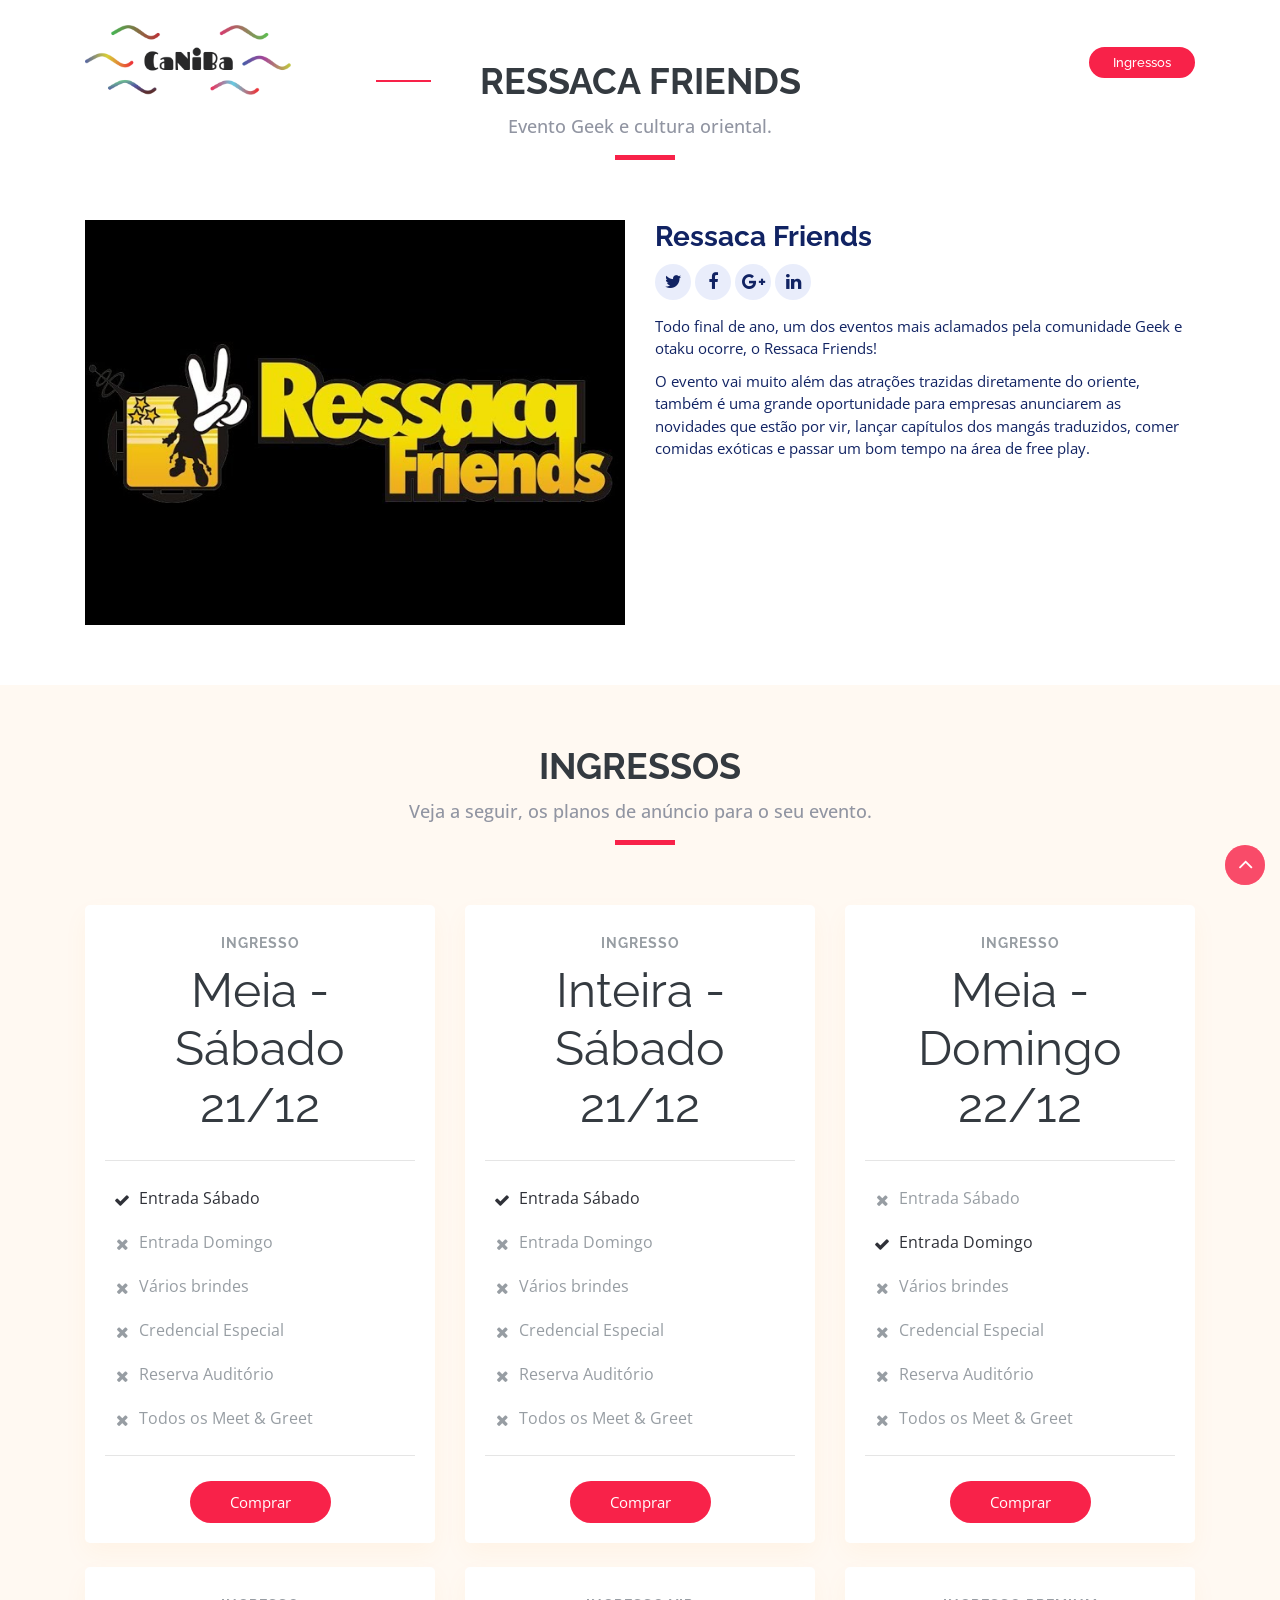
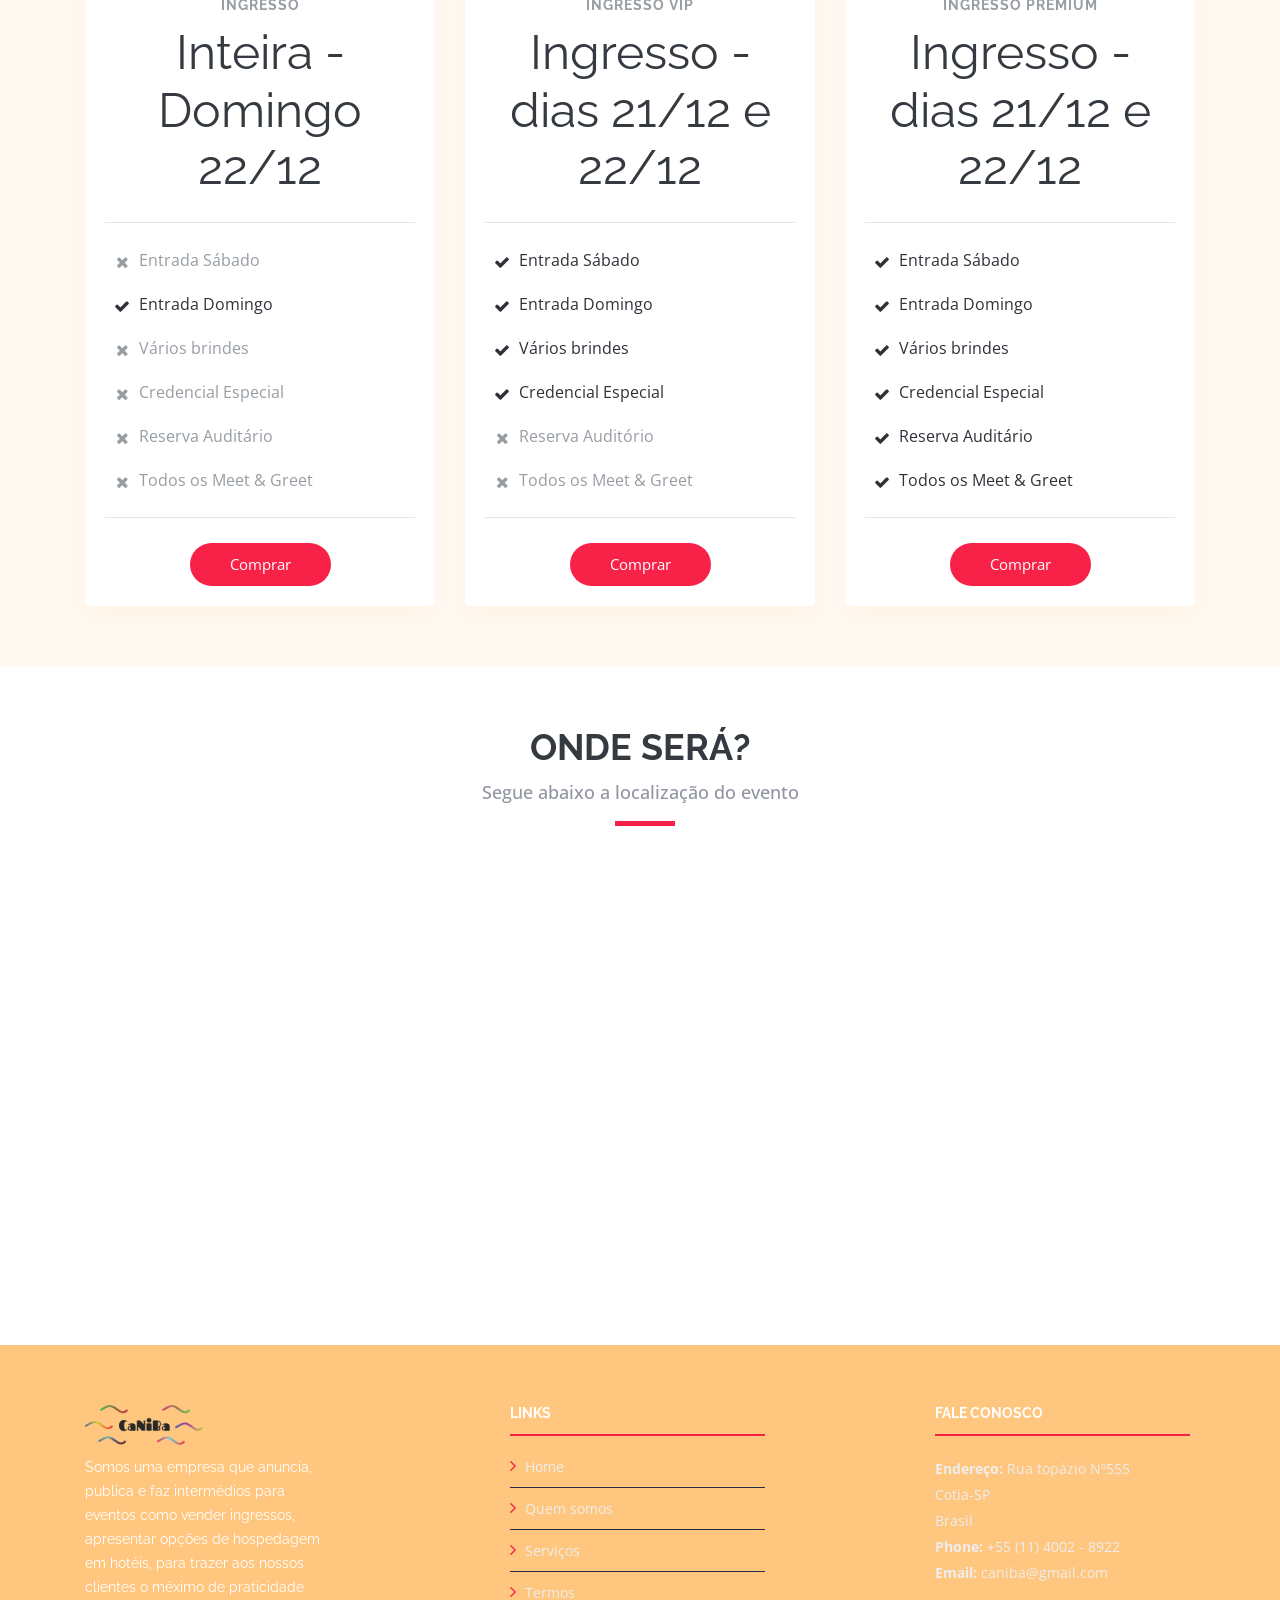
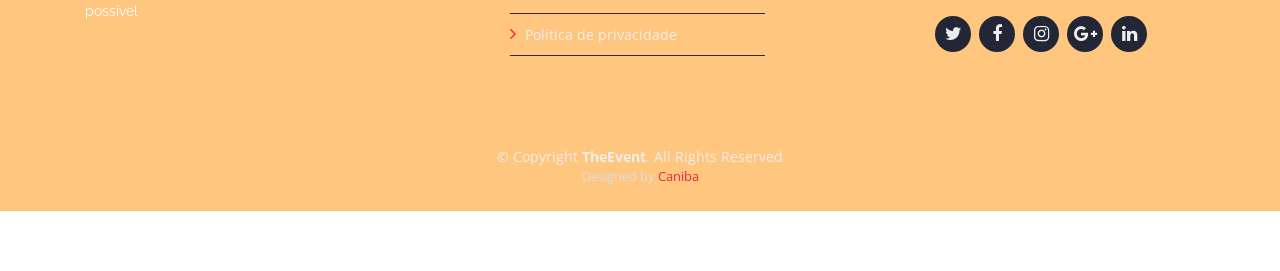
<file: CanibaApplicationideia desing/public_html/event1.html>
<!DOCTYPE html>
<html lang="en">

<head>
    <title>Eventos - Caniba</title>
  <meta content="width=device-width, initial-scale=1.0" name="viewport">
  <meta content="" name="keywords">
  <meta content="" name="description">
  <meta charset="utf-8">
  <!-- Favicons -->
  <link href="img/logo.ico" rel="icon">
  <link href="img/apple-touch-icon.png" rel="apple-touch-icon">

  <!-- Google Fonts -->
  <link href="https://fonts.googleapis.com/css?family=Open+Sans:300,300i,400,400i,700,700i|Raleway:300,400,500,700,800" rel="stylesheet">

  <!-- Bootstrap CSS File -->
  <link href="lib/bootstrap/css/bootstrap.min.css" rel="stylesheet">

  <!-- Libraries CSS Files -->
  <link href="lib/font-awesome/css/font-awesome.min.css" rel="stylesheet">
  <link href="lib/animate/animate.min.css" rel="stylesheet">
  <link href="lib/venobox/venobox.css" rel="stylesheet">
  <link href="lib/owlcarousel/assets/owl.carousel.min.css" rel="stylesheet">

  <!-- Main Stylesheet File -->
  <link href="css/style.css" rel="stylesheet">

  <!-- =======================================================
    Theme Name: TheEvent
    Theme URL: https://bootstrapmade.com/theevent-conference-event-bootstrap-template/
    Author: BootstrapMade.com
    License: https://bootstrapmade.com/license/
  ======================================================= -->
</head>

<body>

  <!--==========================
    Header
  ============================-->
        <header id="header">
            <div class="container">

                <div id="logo" class="pull-left">
                    <!-- Uncomment below if you prefer to use a text logo -->
                    <!-- <h1><a href="#main">C<span>o</span>nf</a></h1>-->
                    <a href="#intro" class="scrollto"><img src="img/logo.png" alt="" title=""></a>
                </div>

                <nav id="nav-menu-container">
                    <ul class="nav-menu">
                      <li class="menu-active"><a href="index.html">Home</a></li>
                        <li><a href="index.html#about">Sobre</a></li>
                        <li><a href="index.html#speakers">Destaques</a></li>
                        <li><a href="index.html#schedule">Calendário</a></li>
                        <li><a href="#venue">Endereço</a></li>
                        <li><a href="index.html#hotels">Hotéis</a></li>
                        <li><a href="index.html#gallery">Galeria</a></li>
                        <li><a href="index.html#supporters">Parcerias</a></li>
                        <li><a href="index.html#contact">Contatos</a></li>
                        <li class="buy-tickets"><a href="#buy-tickets">Ingressos</a></li>
                    </ul>
                </nav><!-- #nav-menu-container -->
            </div>
        </header><!-- #header -->

    <!--==========================
      Speaker Details Section
    ============================-->
    <section id="speakers-details" class="wow fadeIn">
      <div class="container">
        <div class="section-header">
          <h2>Ressaca Friends</h2>
          <p>Evento Geek e cultura oriental.</p>
        </div>

        <div class="row">
          <div class="col-md-6">
            <img src="img/speakers/1.jpg" alt="Speaker 1" class="img-fluid">
          </div>

          <div class="col-md-6">
            <div class="details">
              <h2>Ressaca Friends</h2>
              <div class="social">
                <a href=""><i class="fa fa-twitter"></i></a>
                <a href=""><i class="fa fa-facebook"></i></a>
                <a href=""><i class="fa fa-google-plus"></i></a>
                <a href=""><i class="fa fa-linkedin"></i></a>
              </div>
              <p>Todo final de ano, um dos eventos mais aclamados pela comunidade Geek e otaku ocorre, o Ressaca Friends!</p>
 
              <p>O evento vai muito além das atrações trazidas diretamente do oriente, também é uma grande oportunidade para empresas anunciarem as novidades que estão por vir, lançar capítulos dos mangás traduzidos, comer comidas exóticas e passar um bom tempo na área de free play.</p> 

            </div>
          </div>
          
        </div>
      </div>

    </section>
	            <section id="buy-tickets" class="section-with-bg wow fadeInUp">
                <div class="container">

                    <div class="section-header">
                        <h2>Ingressos</h2>
                        <p>Veja a seguir, os planos de anúncio para o seu evento.</p>
                    </div>

                    <div class="row">
                        <div class="col-lg-4">
                            <div class="card mb-5 mb-lg-0">
                                <div class="card-body">
                                    <h5 class="card-title text-muted text-uppercase text-center">Ingresso</h5>
                                    <h6 class="card-price text-center">Meia - Sábado<br> 21/12</h6>
                                    <hr>
                                    <ul class="fa-ul">
                                        <li><span class="fa-li"><i class="fa fa-check"></i></span>Entrada Sábado</li>
                                        <li class="text-muted"><span class="fa-li"><i class="fa fa-times"></i></span>Entrada Domingo</li>
                                        <li class="text-muted"><span class="fa-li"><i class="fa fa-times"></i></span>Vários brindes</li>
                                        <li class="text-muted"><span class="fa-li"><i class="fa fa-times"></i></span>Credencial Especial</li>
                                        <li class="text-muted"><span class="fa-li"><i class="fa fa-times"></i></span>Reserva Auditório</li>
                                        <li class="text-muted"><span class="fa-li"><i class="fa fa-times"></i></span>Todos os Meet & Greet</li>
                                    </ul>
                                    <hr>
                                    <div class="text-center">
                                        <button type="button" class="btn" data-toggle="modal" data-target="#buy-ticket-modal" data-ticket-type="standard-access">Comprar</button>
                                    </div>
                                </div>
                            </div>
                        </div>
                        <div class="col-lg-4">
                            <div class="card mb-5 mb-lg-0">
                                <div class="card-body">
                                    <h5 class="card-title text-muted text-uppercase text-center">Ingresso</h5>
                                    <h6 class="card-price text-center">Inteira - Sábado<br> 21/12</h6>
                                    <hr>
                                    <ul class="fa-ul">
                                        <li><span class="fa-li"><i class="fa fa-check"></i></span>Entrada Sábado</li>
                                        <li class="text-muted"><span class="fa-li"><i class="fa fa-times"></i></span>Entrada Domingo</li>
                                        <li class="text-muted"><span class="fa-li"><i class="fa fa-times"></i></span>Vários brindes</li>
                                        <li class="text-muted"><span class="fa-li"><i class="fa fa-times"></i></span>Credencial Especial</li>
                                        <li class="text-muted"><span class="fa-li"><i class="fa fa-times"></i></span>Reserva Auditório</li>
                                        <li class="text-muted"><span class="fa-li"><i class="fa fa-times"></i></span>Todos os Meet & Greet</li>
                                    </ul>
                                    <hr>
                                    <div class="text-center">
                                        <button type="button" class="btn" data-toggle="modal" data-target="#buy-ticket-modal" data-ticket-type="pro-access">Comprar</button>
                                    </div>
                                </div>
                            </div>
                        </div>
                        <!-- Pro Tier -->
                        <div class="col-lg-4">
                            <div class="card">
                                <div class="card-body">
                                    <h5 class="card-title text-muted text-uppercase text-center">Ingresso</h5>
                                    <h6 class="card-price text-center">Meia - Domingo 22/12</h6>
                                    <hr>
                                    <ul class="fa-ul">
                                        <li class="text-muted"><span class="fa-li"><i class="fa fa-times"></i></span>Entrada Sábado</li>
                                        <li><span class="fa-li"><i class="fa fa-check"></i></span>Entrada Domingo</li>
                                        <li class="text-muted"><span class="fa-li"><i class="fa fa-times"></i></span>Vários brindes</li>
                                        <li class="text-muted"><span class="fa-li"><i class="fa fa-times"></i></span>Credencial Especial</li>
                                        <li class="text-muted"><span class="fa-li"><i class="fa fa-times"></i></span>Reserva Auditório</li>
                                        <li class="text-muted"><span class="fa-li"><i class="fa fa-times"></i></span>Todos os Meet & Greet</li>
                                    </ul>
                                    <hr>
                                    <div class="text-center">
                                        <button type="button" class="btn" data-toggle="modal" data-target="#buy-ticket-modal" data-ticket-type="premium-access">Comprar</button>
                                    </div>

                                </div>
                            </div>
                        </div>
                    </div>
					<br>
					<div class="row">
                        <div class="col-lg-4">
                            <div class="card mb-5 mb-lg-0">
                                <div class="card-body">
                                    <h5 class="card-title text-muted text-uppercase text-center">Ingresso</h5>
                                    <h6 class="card-price text-center">Inteira - Domingo 22/12</h6>
                                    <hr>
                                    <ul class="fa-ul">
                                        <li class="text-muted"><span class="fa-li"><i class="fa fa-times"></i></span>Entrada Sábado</li>
                                        <li><span class="fa-li"><i class="fa fa-check"></i></span>Entrada Domingo</li>
                                        <li class="text-muted"><span class="fa-li"><i class="fa fa-times"></i></span>Vários brindes</li>
                                        <li class="text-muted"><span class="fa-li"><i class="fa fa-times"></i></span>Credencial Especial</li>
                                        <li class="text-muted"><span class="fa-li"><i class="fa fa-times"></i></span>Reserva Auditário</li>
                                        <li class="text-muted"><span class="fa-li"><i class="fa fa-times"></i></span>Todos os Meet & Greet</li>
                                    </ul>
                                    <hr>
                                    <div class="text-center">
                                        <button type="button" class="btn" data-toggle="modal" data-target="#buy-ticket-modal" data-ticket-type="standard-access1">Comprar</button>
                                    </div>
                                </div>
                            </div>
                        </div>
                        <div class="col-lg-4">
                            <div class="card mb-5 mb-lg-0">
                                <div class="card-body">
                                    <h5 class="card-title text-muted text-uppercase text-center">Ingresso VIP</h5>
                                    <h6 class="card-price text-center">Ingresso - dias 21/12 e 22/12</h6>
                                    <hr>
                                    <ul class="fa-ul">
                                        <li><span class="fa-li"><i class="fa fa-check"></i></span>Entrada Sábado</li>
                                        <li><span class="fa-li"><i class="fa fa-check"></i></span>Entrada Domingo</li>
                                        <li><span class="fa-li"><i class="fa fa-check"></i></span>Vários brindes</li>
                                        <li><span class="fa-li"><i class="fa fa-check"></i></span>Credencial Especial</li>
                                        <li class="text-muted"><span class="fa-li"><i class="fa fa-times"></i></span>Reserva Auditório</li>
                                        <li class="text-muted"><span class="fa-li"><i class="fa fa-times"></i></span>Todos os Meet & Greet</li>
										
                                    </ul>
                                    <hr>
                                    <div class="text-center">
                                        <button type="button" class="btn" data-toggle="modal" data-target="#buy-ticket-modal" data-ticket-type="pro-access1">Comprar</button>
                                    </div>
                                </div>
                            </div>
                        </div>
                        <!-- Pro Tier -->
                        <div class="col-lg-4">
                            <div class="card">
                                <div class="card-body">
                                    <h5 class="card-title text-muted text-uppercase text-center">Ingresso Premium</h5>
                                    <h6 class="card-price text-center">Ingresso - dias 21/12 e 22/12</h6>
                                    <hr>
                                    <ul class="fa-ul">
                                        <li><span class="fa-li"><i class="fa fa-check"></i></span>Entrada Sábado</li>
                                        <li><span class="fa-li"><i class="fa fa-check"></i></span>Entrada Domingo</li>
                                        <li><span class="fa-li"><i class="fa fa-check"></i></span>Vários brindes</li>
                                        <li><span class="fa-li"><i class="fa fa-check"></i></span>Credencial Especial</li>
                                        <li><span class="fa-li"><i class="fa fa-check"></i></span>Reserva Auditário</li>
                                        <li><span class="fa-li"><i class="fa fa-check"></i></span>Todos os Meet & Greet</li>
                                    </ul>
                                    <hr>
                                    <div class="text-center">
                                        <button type="button" class="btn" data-toggle="modal" data-target="#buy-ticket-modal" data-ticket-type="premium-access1">Comprar</button>
                                    </div>

                                </div>
                            </div>
                        </div>
                    </div>


                </div>

                <!-- Modal Order Form -->
                <div id="buy-ticket-modal" class="modal fade">
                    <div class="modal-dialog" role="document">
                        <div class="modal-content">
                            <div class="modal-header">
                                <h4 class="modal-title">Ingressos</h4>
                                <button type="button" class="close" data-dismiss="modal" aria-label="Close">
                                    <span aria-hidden="true">&times;</span>
                                </button>
                            </div>
                            <div class="modal-body">
                                <form method="POST" action="#">
                                    <div class="form-group">
                                        <input type="text" class="form-control" name="your-name" placeholder="Nome Completo">
                                    </div>
                                    <div class="form-group">
                                        <input type="text" class="form-control" name="your-email" placeholder="Email">
                                    </div>
                                    <div class="form-group">
                                        <select id="ticket-type" name="-- Selecione qual ingresso ir� comprar --" class="form-control" > 
                                            <option value="">-- Selecione qual ingresso irá comprar --</option>
                                            <option value="standard-access">Meia entrada sábado - RS60,00</option>
                                            <option value="pro-access">Meia entrada Domingo - RS60,00</option>
                                            <option value="premium-access">Inteira sábado - R$120,00</option>
                                            <option value="standard-access1">Inteira domingo - R$120,00</option>
                                            <option value="pro-access1">Ingresso VIP - R$200,00</option>
                                            <option value="premium-access1">Ingresso premium - R$1000,00</option>
                                        </select>
                                    </div>
                                    <div class="text-center">
                                        <button type="submit" class="btn">Comprar</button>
                                    </div>
                                </form>
                            </div>
                        </div><!-- /.modal-content -->
                    </div><!-- /.modal-dialog -->
                </div><!-- /.modal -->

            </section>

            <section id="venue" class="wow fadeInUp">

                <div class="container-fluid">

                    <div class="section-header">
                        <h2>Onde será?</h2>
                        <p>Segue abaixo a localização do evento</p>
                    </div>
                            <center>
							<iframe src="https://www.google.com/maps/embed?pb=!1m18!1m12!1m3!1d12305.93652582861!2d-46.66060637596388!3d-23.511747380110076!2m3!1f0!2f0!3f0!3m2!1i1024!2i768!4f13.1!3m3!1m2!1s0x94cef7f63fc2b1c7%3A0x63c9c4da57b73508!2sPRO%20MAGNO%20Centro%20de%20Eventos!5e0!3m2!1spt-BR!2sbr!4v1572249467599!5m2!1spt-BR!2sbr" width="600" height="450" frameborder="0" style="border:0;" allowfullscreen=""></iframe>
							</center>
						</div>
                </div>

  </main>


  <!--==========================
    Footer
  ============================-->
<footer id="footer">
            <div class="footer-top">
                <div class="container">
                    <div class="row">

                        <div class="col-lg-3 col-md-6 footer-info">
                            <img src="img/logo.png" alt="TheEvenet">
                            <p>Somos uma empresa que anuncia,<br> publica e faz intermédios para<br> eventos como vender ingressos,<br> apresentar opções de hospedagem<br> em hotéis, para trazer aos nossos<br> clientes o méximo de praticidade possível</p>
                        </div>

                        <div class="col-lg-3 col-md-6 footer-links">
                            <h4>Links</h4>
                            <ul>
                                <li><i class="fa fa-angle-right"></i> <a href="#">Home</a></li>
                                <li><i class="fa fa-angle-right"></i> <a href="#">Quem somos</a></li>
                                <li><i class="fa fa-angle-right"></i> <a href="#">Serviços</a></li>
                                <li><i class="fa fa-angle-right"></i> <a href="#">Termos</a></li>
                                <li><i class="fa fa-angle-right"></i> <a href="#">Política de privacidade</a></li>
                            </ul>
                        </div>

                        <div class="col-lg-3 col-md-6 footer-contact">
                            <h4>Fale conosco</h4>
                            <p>
                                <strong>Endereço:</strong> Rua topázio Nº555 <br>
                                Cotia-SP<br>
                                Brasil <br>
                                <strong>Phone:</strong> +55 (11) 4002 - 8922<br>
                                <strong>Email:</strong> caniba@gmail.com<br>
                            </p>

                            <div class="social-links">
                                <a href="#" class="twitter"><i class="fa fa-twitter"></i></a>
                                <a href="#" class="facebook"><i class="fa fa-facebook"></i></a>
                                <a href="#" class="instagram"><i class="fa fa-instagram"></i></a>
                                <a href="#" class="google-plus"><i class="fa fa-google-plus"></i></a>
                                <a href="#" class="linkedin"><i class="fa fa-linkedin"></i></a>
                            </div>

                        </div>

                    </div>
                </div>
            </div>

            <div class="container">
                <div class="copyright">
                    &copy; Copyright <strong>TheEvent</strong>. All Rights Reserved
                </div>
                <div class="credits">
                    <!--
                      All the links in the footer should remain intact.
                      You can delete the links only if you purchased the pro version.
                      Licensing information: https://bootstrapmade.com/license/
                      Purchase the pro version with working PHP/AJAX contact form: https://bootstrapmade.com/buy/?theme=TheEvent
                    -->
                    Designed by <a href="">Caniba</a>
                </div>
            </div>
        </footer><!-- #footer -->

        <a href="#" class="back-to-top"><i class="fa fa-angle-up"></i></a>

  <a href="#" class="back-to-top"><i class="fa fa-angle-up"></i></a>

  <!-- JavaScript Libraries -->
  <script src="lib/jquery/jquery.min.js"></script>
  <script src="lib/jquery/jquery-migrate.min.js"></script>
  <script src="lib/bootstrap/js/bootstrap.bundle.min.js"></script>
  <script src="lib/easing/easing.min.js"></script>
  <script src="lib/superfish/hoverIntent.js"></script>
  <script src="lib/superfish/superfish.min.js"></script>
  <script src="lib/wow/wow.min.js"></script>
  <script src="lib/venobox/venobox.min.js"></script>
  <script src="lib/owlcarousel/owl.carousel.min.js"></script>

  <!-- Contact Form JavaScript File -->
  <script src="contactform/contactform.js"></script>

  <!-- Template Main Javascript File -->
  <script src="js/main.js"></script>
</body>

</html>
</file>
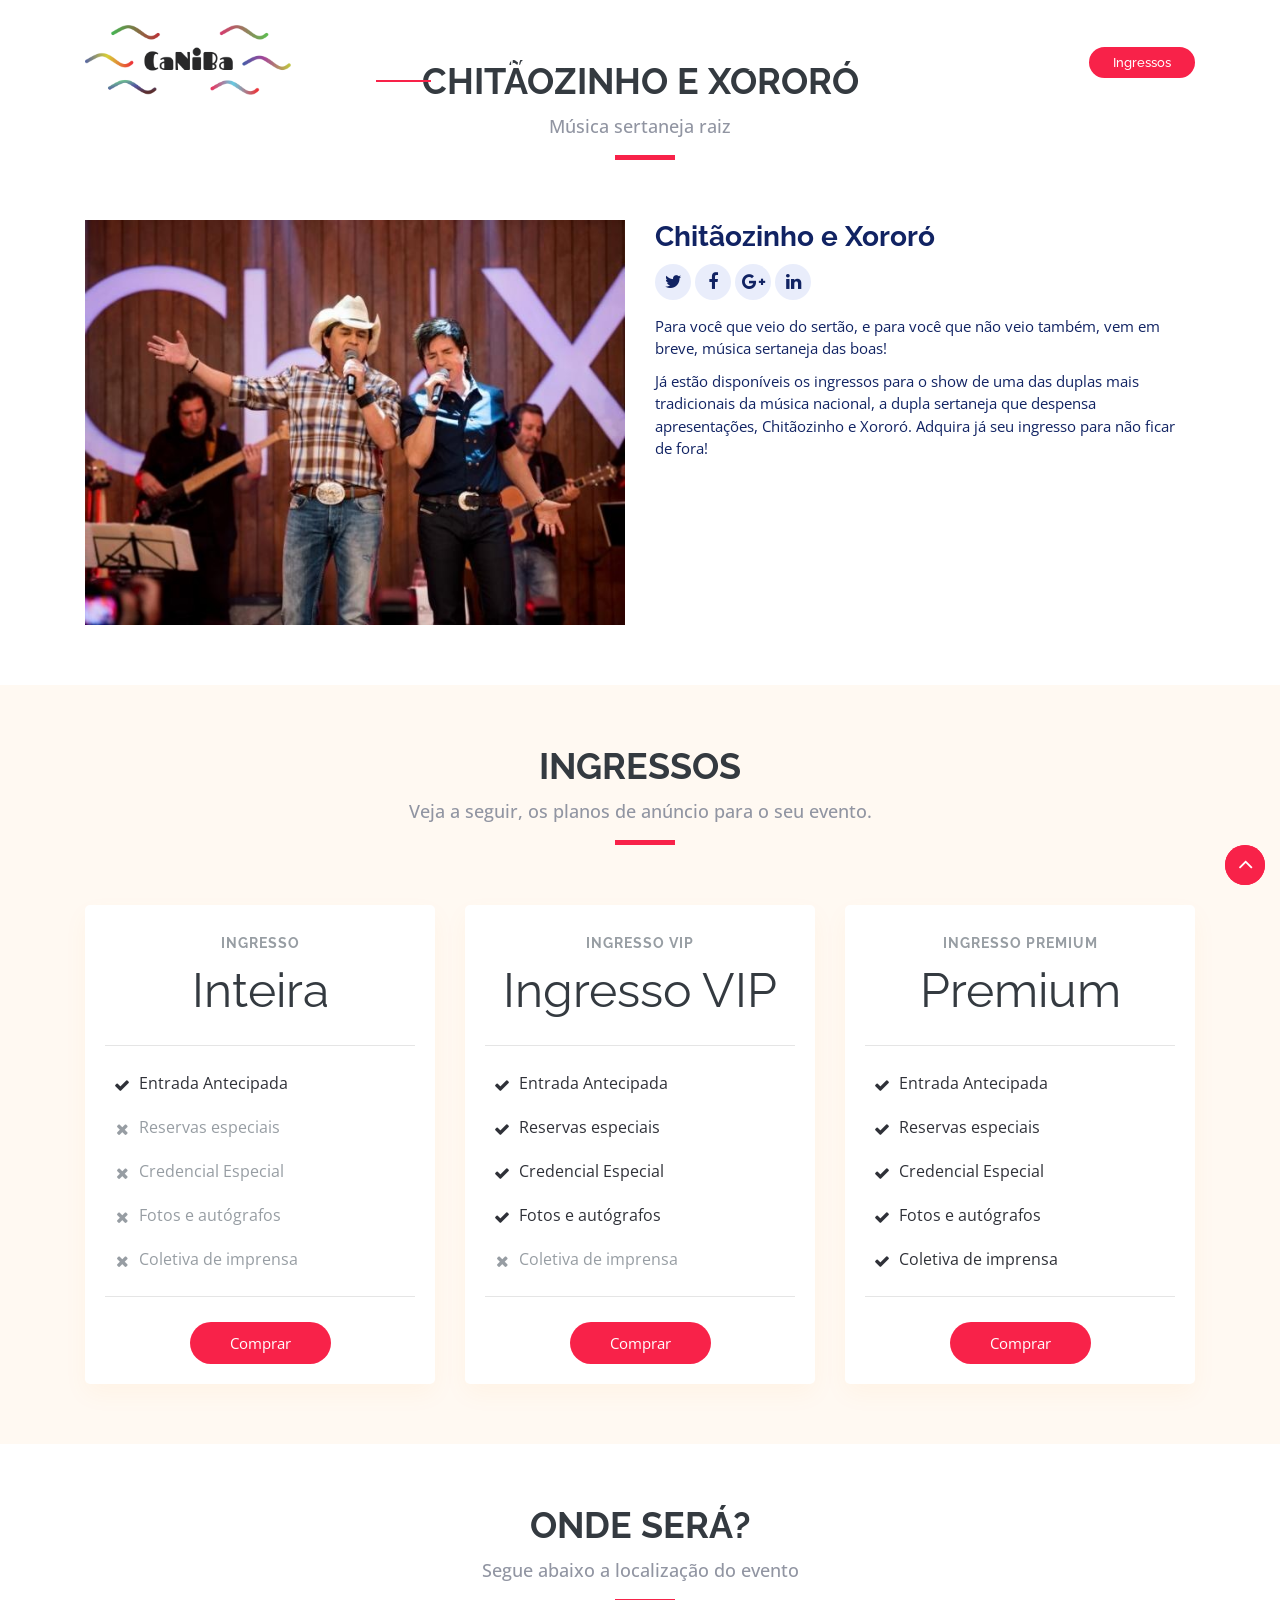
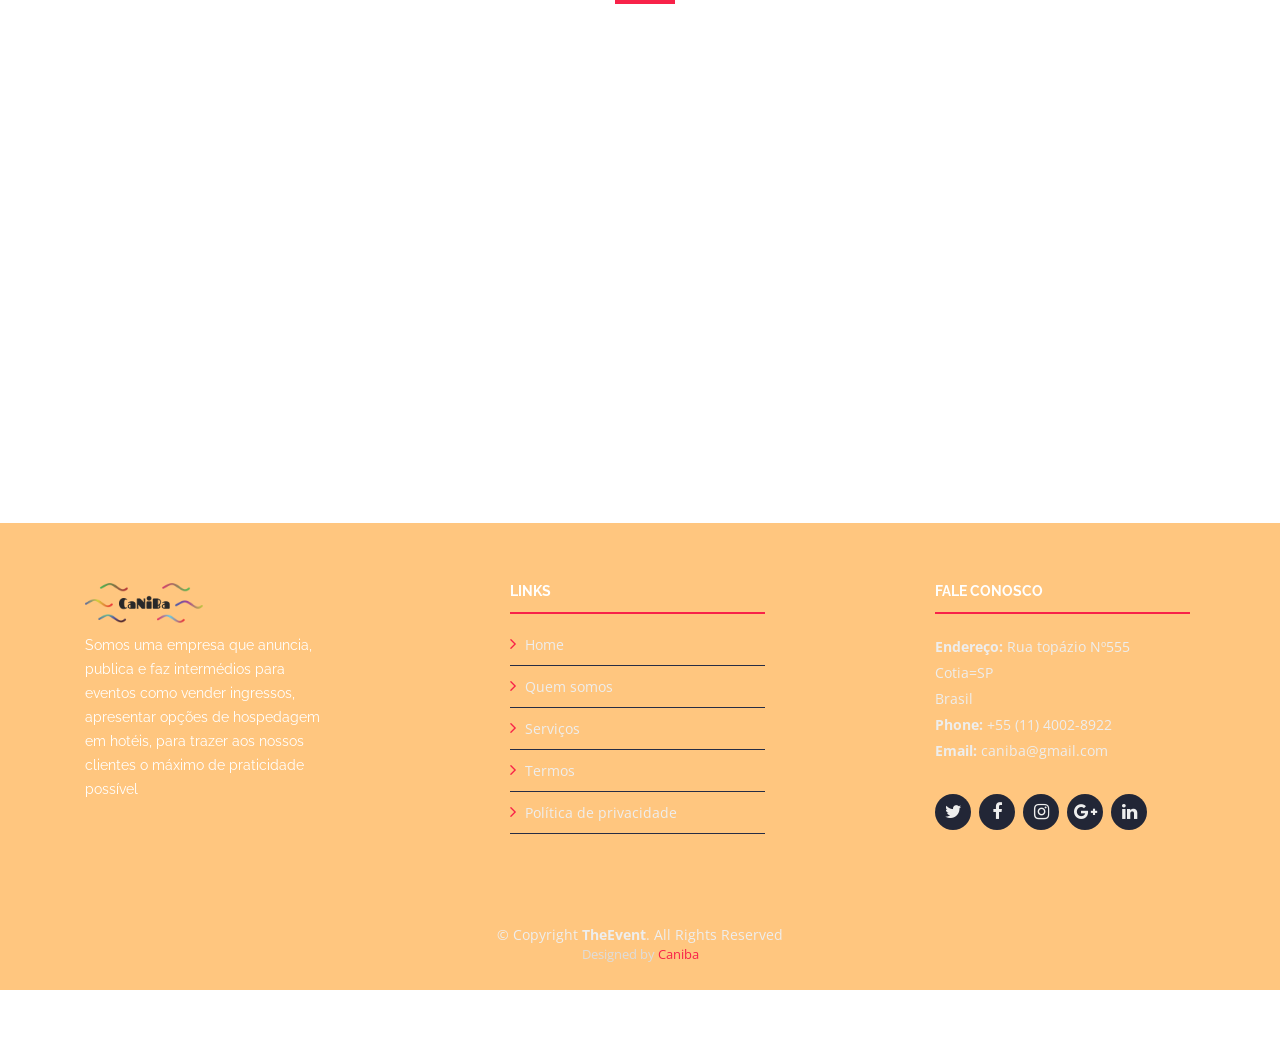
<file: CanibaApplicationideia desing/public_html/event2.html>
<!DOCTYPE html>
<html lang="en">

<head>
    <title>Eventos - Caniba</title>
  <meta content="width=device-width, initial-scale=1.0" name="viewport">
  <meta content="" name="keywords">
  <meta content="" name="description">
  <meta charset="utf-8">

  <!-- Favicons -->
  <link href="img/logo.ico" rel="icon">
  <link href="img/apple-touch-icon.png" rel="apple-touch-icon">

  <!-- Google Fonts -->
  <link href="https://fonts.googleapis.com/css?family=Open+Sans:300,300i,400,400i,700,700i|Raleway:300,400,500,700,800" rel="stylesheet">

  <!-- Bootstrap CSS File -->
  <link href="lib/bootstrap/css/bootstrap.min.css" rel="stylesheet">

  <!-- Libraries CSS Files -->
  <link href="lib/font-awesome/css/font-awesome.min.css" rel="stylesheet">
  <link href="lib/animate/animate.min.css" rel="stylesheet">
  <link href="lib/venobox/venobox.css" rel="stylesheet">
  <link href="lib/owlcarousel/assets/owl.carousel.min.css" rel="stylesheet">

  <!-- Main Stylesheet File -->
  <link href="css/style.css" rel="stylesheet">

  <!-- =======================================================
    Theme Name: TheEvent
    Theme URL: https://bootstrapmade.com/theevent-conference-event-bootstrap-template/
    Author: BootstrapMade.com
    License: https://bootstrapmade.com/license/
  ======================================================= -->
</head>

<body>

  <!--==========================
    Header
  ============================-->
        <header id="header">
            <div class="container">

                <div id="logo" class="pull-left">
                    <!-- Uncomment below if you prefer to use a text logo -->
                    <!-- <h1><a href="#main">C<span>o</span>nf</a></h1>-->
                    <a href="#intro" class="scrollto"><img src="img/logo.png" alt="" title=""></a>
                </div>

                <nav id="nav-menu-container">
                    <ul class="nav-menu">
                      <li class="menu-active"><a href="#index.html">Home</a></li>
                        <li><a href="index.html#about">Sobre</a></li>
                        <li><a href="index.html#speakers">Destaques</a></li>
                        <li><a href="index.html#schedule">Calendário</a></li>
                        <li><a href="#venue">Endereço</a></li>
                        <li><a href="index.html#hotels">Hotéis</a></li>
                        <li><a href="index.html#gallery">Galeria</a></li>
                        <li><a href="index.html#supporters">Parcerias</a></li>
                        <li><a href="index.html#contact">Contatos</a></li>
                        <li class="buy-tickets"><a href="#buy-tickets">Ingressos</a></li>
                    </ul>
                </nav><!-- #nav-menu-container -->
            </div>
        </header><!-- #header -->

    <!--==========================
      Speaker Details Section
    ============================-->
    <section id="speakers-details" class="wow fadeIn">
      <div class="container">
        <div class="section-header">
          <h2>Chitãozinho e Xororó</h2>
          <p>Música sertaneja raiz</p>
        </div>

        <div class="row">
          <div class="col-md-6">
            <img src="img/speakers/2.jpg" alt="Speaker 1" class="img-fluid">
          </div>

          <div class="col-md-6">
            <div class="details">
              <h2>Chitãozinho e Xororó</h2>
              <div class="social">
                <a href=""><i class="fa fa-twitter"></i></a>
                <a href=""><i class="fa fa-facebook"></i></a>
                <a href=""><i class="fa fa-google-plus"></i></a>
                <a href=""><i class="fa fa-linkedin"></i></a>
              </div>
              <p>Para você que veio do sertão, e para você que não veio também, vem em breve, música sertaneja das boas!</p>
 
              <p>Já estão disponíveis os ingressos para o show de uma das duplas mais tradicionais da música nacional, a dupla sertaneja que despensa apresentações, Chitãozinho e Xororó. Adquira já seu ingresso para não ficar de fora!</p> 

            </div>
          </div>
          
        </div>
      </div>

    </section>
	            <section id="buy-tickets" class="section-with-bg wow fadeInUp">
                <div class="container">

                    <div class="section-header">
                        <h2>Ingressos</h2>
                        <p>Veja a seguir, os planos de anúncio para o seu evento.</p>
                    </div>
					<div class="row">
                        <div class="col-lg-4">
                            <div class="card mb-5 mb-lg-0">
                                <div class="card-body">
                                    <h5 class="card-title text-muted text-uppercase text-center">Ingresso</h5>
                                    <h6 class="card-price text-center">Inteira</h6>
                                    <hr>
                                    <ul class="fa-ul">
                                        <li><span class="fa-li"><i class="fa fa-check"></i></span>Entrada Antecipada</li>
                                        <li class="text-muted"><span class="fa-li"><i class="fa fa-times"></i></span>Reservas especiais</li>
                                        <li class="text-muted"><span class="fa-li"><i class="fa fa-times"></i></span>Credencial Especial</li>
                                        <li class="text-muted"><span class="fa-li"><i class="fa fa-times"></i></span>Fotos e autógrafos</li>
                                        <li class="text-muted"><span class="fa-li"><i class="fa fa-times"></i></span>Coletiva de imprensa</li>
                                    </ul>
                                    <hr>
                                    <div class="text-center">
                                        <button type="button" class="btn" data-toggle="modal" data-target="#buy-ticket-modal" data-ticket-type="standard-access">Comprar</button>
                                    </div>
                                </div>
                            </div>
                        </div>
                        <div class="col-lg-4">
                            <div class="card mb-5 mb-lg-0">
                                <div class="card-body">
                                    <h5 class="card-title text-muted text-uppercase text-center">Ingresso VIP</h5>
                                    <h6 class="card-price text-center">Ingresso VIP</h6>
                                    <hr>
                                    <ul class="fa-ul">
                                        
                                        <li><span class="fa-li"><i class="fa fa-check"></i></span>Entrada Antecipada</li>
                                        <li><span class="fa-li"><i class="fa fa-check"></i></span>Reservas especiais</li>
                                        <li><span class="fa-li"><i class="fa fa-check"></i></span>Credencial Especial</li>
                                        <li><span class="fa-li"><i class="fa fa-check"></i></span>Fotos e autógrafos</li>
                                        <li class="text-muted"><span class="fa-li"><i class="fa fa-times"></i></span>Coletiva de imprensa</li>
										
                                    </ul>
                                    <hr>
                                    <div class="text-center">
                                        <button type="button" class="btn" data-toggle="modal" data-target="#buy-ticket-modal" data-ticket-type="pro-access">Comprar</button>
                                    </div>
                                </div>
                            </div>
                        </div>
                        <!-- Pro Tier -->
                        <div class="col-lg-4">
                            <div class="card">
                                <div class="card-body">
                                    <h5 class="card-title text-muted text-uppercase text-center">Ingresso Premium</h5>
                                    <h6 class="card-price text-center">Premium</h6>
                                    <hr>
                                    <ul class="fa-ul">
                                        <li><span class="fa-li"><i class="fa fa-check"></i></span>Entrada Antecipada</li>
                                        <li><span class="fa-li"><i class="fa fa-check"></i></span>Reservas especiais</li>
                                        <li><span class="fa-li"><i class="fa fa-check"></i></span>Credencial Especial</li>
                                        <li><span class="fa-li"><i class="fa fa-check"></i></span>Fotos e autógrafos</li>
                                        <li><span class="fa-li"><i class="fa fa-check"></i></span>Coletiva de imprensa</li>
                                    </ul>
                                    <hr>
                                    <div class="text-center">
                                        <button type="button" class="btn" data-toggle="modal" data-target="#buy-ticket-modal" data-ticket-type="premium-access">Comprar</button>
                                    </div>

                                </div>
                            </div>
                        </div>
                    </div>


                </div>

                <!-- Modal Order Form -->
                <div id="buy-ticket-modal" class="modal fade">
                    <div class="modal-dialog" role="document">
                        <div class="modal-content">
                            <div class="modal-header">
                                <h4 class="modal-title">Comprar</h4>
                                <button type="button" class="close" data-dismiss="modal" aria-label="Close">
                                    <span aria-hidden="true">&times;</span>
                                </button>
                            </div>
                            <div class="modal-body">
                                <form method="POST" action="#">
                                    <div class="form-group">
                                        <input type="text" class="form-control" name="your-name" placeholder="Nome Completo">
                                    </div>
                                    <div class="form-group">
                                        <input type="text" class="form-control" name="your-email" placeholder="Email">
                                    </div>
                                    <div class="form-group">
                                        <select id="ticket-type" name="ticket-type" class="form-control" >
                                            <option value="">-- Selecione seu ingresso --</option>
                                            <option value="standard-access">Inteira R$70,00</option>
                                            <option value="pro-access">Ingresso VIP R$200,00</option>
                                            <option value="premium-access">Ingresso Premium R$800,00</option>
                                        </select>
                                    </div>
                                    <div class="text-center">
                                        <button type="submit" class="btn">Comprar</button>
                                    </div>
                                </form>
                            </div>
                        </div><!-- /.modal-content -->
                    </div><!-- /.modal-dialog -->
                </div><!-- /.modal -->

            </section>

            <section id="venue" class="wow fadeInUp">

                <div class="container-fluid">

                    <div class="section-header">
                        <h2>Onde será?</h2>
                        <p>Segue abaixo a localização do evento</p>
                    </div>
                            <center>
							<iframe src="https://www.google.com/maps/embed?pb=!1m18!1m12!1m3!1d3654.7906745086907!2d-46.7260086845811!3d-23.6476663846401!2m3!1f0!2f0!3f0!3m2!1i1024!2i768!4f13.1!3m3!1m2!1s0x94ce510dd7600f91%3A0xc3c8ab63088ed8c2!2sAv.%20das%20Na%C3%A7%C3%B5es%20Unidas%2C%2017955%20-%20Vila%20Almeida%2C%20S%C3%A3o%20Paulo%20-%20SP!5e0!3m2!1spt-BR!2sbr!4v1572252885388!5m2!1spt-BR!2sbr" width="600" height="450" frameborder="0" style="border:0;" allowfullscreen=""></iframe>
							</center>
						</div>
                </div>

  </main>


  <!--==========================
    Footer
  ============================-->
<footer id="footer">
            <div class="footer-top">
                <div class="container">
                    <div class="row">

                        <div class="col-lg-3 col-md-6 footer-info">
                            <img src="img/logo.png" alt="TheEvenet">
                            <p>Somos uma empresa que anuncia,<br> publica e faz intermédios para<br> eventos como vender ingressos,<br> apresentar opções de hospedagem<br> em hotéis, para trazer aos nossos<br> clientes o máximo de praticidade possível</p>
                        </div>

                        <div class="col-lg-3 col-md-6 footer-links">
                            <h4>Links</h4>
                            <ul>
                                <li><i class="fa fa-angle-right"></i> <a href="#">Home</a></li>
                                <li><i class="fa fa-angle-right"></i> <a href="#">Quem somos</a></li>
                                <li><i class="fa fa-angle-right"></i> <a href="#">Serviços</a></li>
                                <li><i class="fa fa-angle-right"></i> <a href="#">Termos</a></li>
                                <li><i class="fa fa-angle-right"></i> <a href="#">Política de privacidade</a></li>
                            </ul>
                        </div>

                        <div class="col-lg-3 col-md-6 footer-contact">
                            <h4>Fale conosco</h4>
                            <p>
                                <strong>Endereço:</strong> Rua topázio Nº555 <br>
                                Cotia=SP<br>
                                Brasil <br>
                                <strong>Phone:</strong> +55 (11) 4002-8922<br>
                                <strong>Email:</strong> caniba@gmail.com<br>
                            </p>

                            <div class="social-links">
                                <a href="#" class="twitter"><i class="fa fa-twitter"></i></a>
                                <a href="#" class="facebook"><i class="fa fa-facebook"></i></a>
                                <a href="#" class="instagram"><i class="fa fa-instagram"></i></a>
                                <a href="#" class="google-plus"><i class="fa fa-google-plus"></i></a>
                                <a href="#" class="linkedin"><i class="fa fa-linkedin"></i></a>
                            </div>

                        </div>

                    </div>
                </div>
            </div>

            <div class="container">
                <div class="copyright">
                    &copy; Copyright <strong>TheEvent</strong>. All Rights Reserved
                </div>
                <div class="credits">
                    <!--
                      All the links in the footer should remain intact.
                      You can delete the links only if you purchased the pro version.
                      Licensing information: https://bootstrapmade.com/license/
                      Purchase the pro version with working PHP/AJAX contact form: https://bootstrapmade.com/buy/?theme=TheEvent
                    -->
                    Designed by <a href="">Caniba</a>
                </div>
            </div>
        </footer><!-- #footer -->

        <a href="#" class="back-to-top"><i class="fa fa-angle-up"></i></a>

  <a href="#" class="back-to-top"><i class="fa fa-angle-up"></i></a>

  <!-- JavaScript Libraries -->
  <script src="lib/jquery/jquery.min.js"></script>
  <script src="lib/jquery/jquery-migrate.min.js"></script>
  <script src="lib/bootstrap/js/bootstrap.bundle.min.js"></script>
  <script src="lib/easing/easing.min.js"></script>
  <script src="lib/superfish/hoverIntent.js"></script>
  <script src="lib/superfish/superfish.min.js"></script>
  <script src="lib/wow/wow.min.js"></script>
  <script src="lib/venobox/venobox.min.js"></script>
  <script src="lib/owlcarousel/owl.carousel.min.js"></script>

  <!-- Contact Form JavaScript File -->
  <script src="contactform/contactform.js"></script>

  <!-- Template Main Javascript File -->
  <script src="js/main.js"></script>
</body>

</html>
</file>
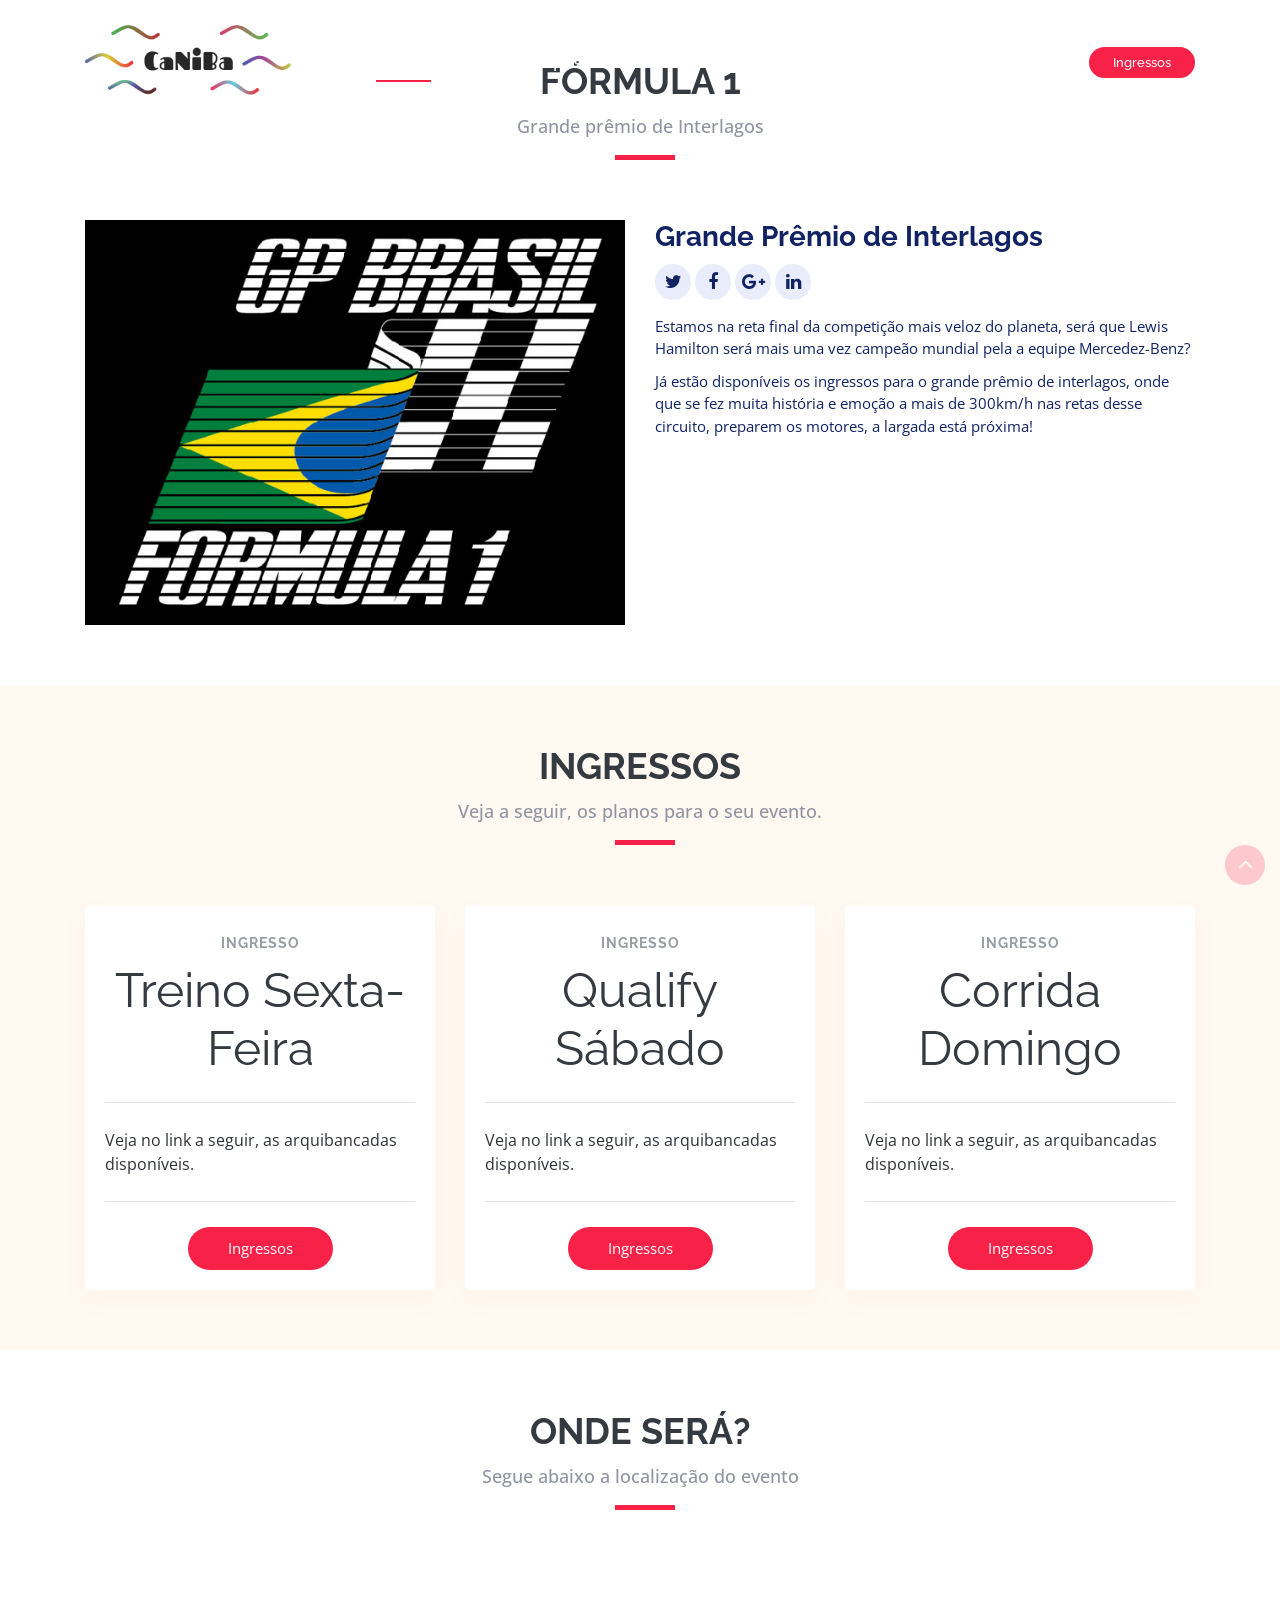
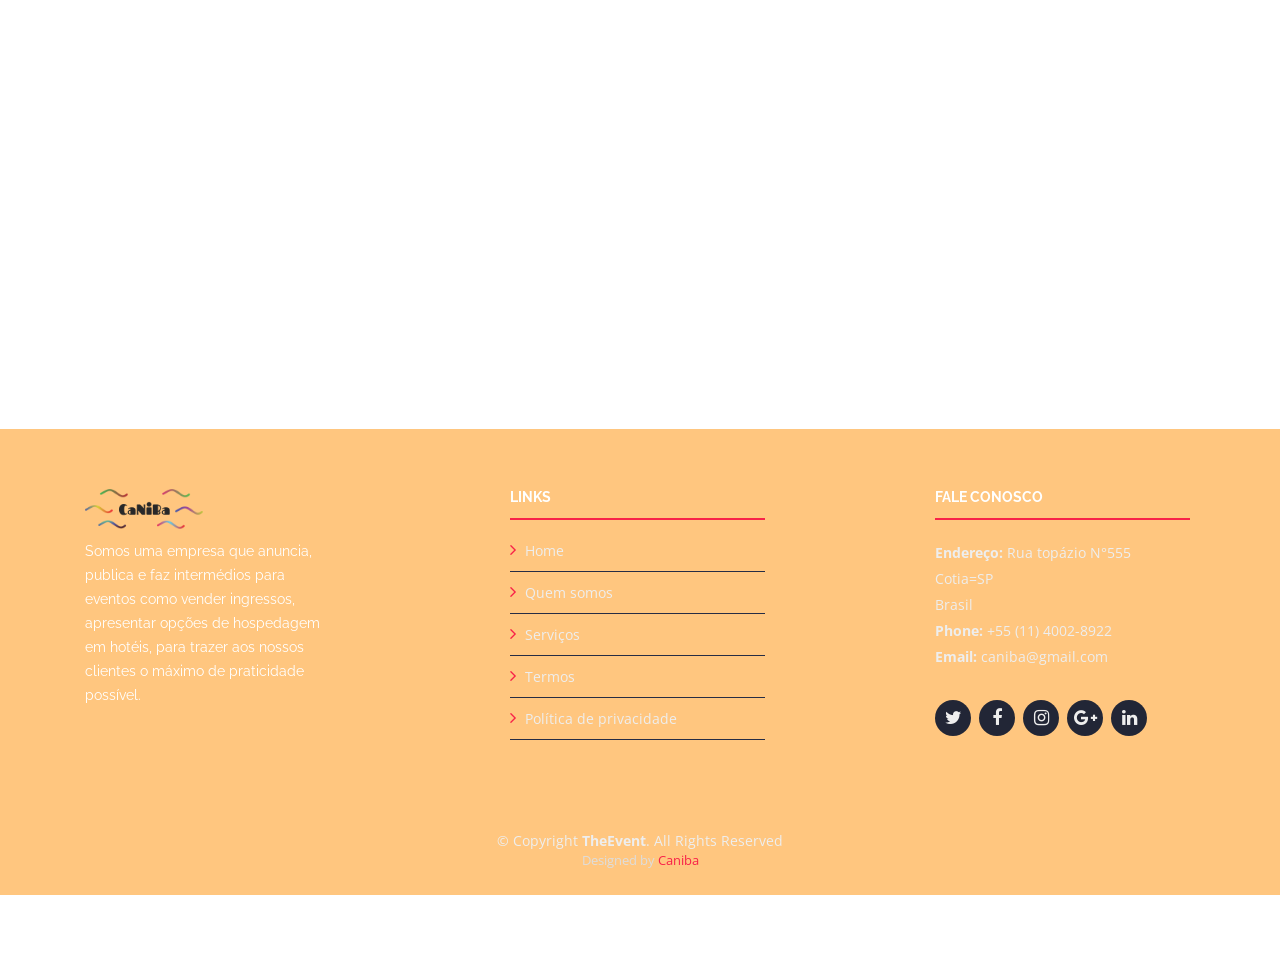
<file: CanibaApplicationideia desing/public_html/event3.html>
<!DOCTYPE html>
<html lang="en">

<head>

  <title>Eventos - Caniba</title>
  <meta content="width=device-width, initial-scale=1.0" name="viewport">
  <meta content="" name="keywords">
  <meta content="" name="description">
  <meta charset="utf-8"

  <!-- Favicons -->
  <link href="img/logo.ico" rel="icon">
  <link href="img/apple-touch-icon.png" rel="apple-touch-icon">

  <!-- Google Fonts -->
  <link href="https://fonts.googleapis.com/css?family=Open+Sans:300,300i,400,400i,700,700i|Raleway:300,400,500,700,800" rel="stylesheet">

  <!-- Bootstrap CSS File -->
  <link href="lib/bootstrap/css/bootstrap.min.css" rel="stylesheet">

  <!-- Libraries CSS Files -->
  <link href="lib/font-awesome/css/font-awesome.min.css" rel="stylesheet">
  <link href="lib/animate/animate.min.css" rel="stylesheet">
  <link href="lib/venobox/venobox.css" rel="stylesheet">
  <link href="lib/owlcarousel/assets/owl.carousel.min.css" rel="stylesheet">

  <!-- Main Stylesheet File -->
  <link href="css/style.css" rel="stylesheet">

  <!-- =======================================================
    Theme Name: TheEvent
    Theme URL: https://bootstrapmade.com/theevent-conference-event-bootstrap-template/
    Author: BootstrapMade.com
    License: https://bootstrapmade.com/license/
  ======================================================= -->
</head>

<body>

  <!--==========================
    Header
  ============================-->
        <header id="header">
            <div class="container">

                <div id="logo" class="pull-left">
                    <!-- Uncomment below if you prefer to use a text logo -->
                    <!-- <h1><a href="#main">C<span>o</span>nf</a></h1>-->
                    <a href="#intro" class="scrollto"><img src="img/logo.png" alt="" title=""></a>
                </div>

                <nav id="nav-menu-container">
                    <ul class="nav-menu">
                        <li class="menu-active"><a href="index.html">Home</a></li>
                        <li><a href="index.html#about">Sobre</a></li>
                        <li><a href="index.html#speakers">Destaques</a></li>
                        <li><a href="index.html#schedule">Calendário</a></li>
                        <li><a href="#venue">Endereço</a></li>
                        <li><a href="index.html#hotels">Hotéis</a></li>
                        <li><a href="index.html#gallery">Galeria</a></li>
                        <li><a href="index.html#supporters">Parcerias</a></li>
                        <li><a href="index.html#contact">Contatos</a></li>
                        <li class="buy-tickets"><a href="#buy-tickets">Ingressos</a></li>
                    </ul>
                </nav><!-- #nav-menu-container -->
            </div>
        </header><!-- #header -->

    <!--==========================
      Speaker Details Section
    ============================-->
    <section id="speakers-details" class="wow fadeIn">
      <div class="container">
        <div class="section-header">
          <h2>Fórmula 1</h2>
          <p>Grande prêmio de Interlagos</p>
        </div>

        <div class="row">
          <div class="col-md-6">
            <img src="img/speakers/3.jpg" alt="Speaker 1" class="img-fluid">
          </div>

          <div class="col-md-6">
            <div class="details">
              <h2>Grande Prêmio de Interlagos</h2>
              <div class="social">
                <a href=""><i class="fa fa-twitter"></i></a>
                <a href=""><i class="fa fa-facebook"></i></a>
                <a href=""><i class="fa fa-google-plus"></i></a>
                <a href=""><i class="fa fa-linkedin"></i></a>
              </div>
              <p>Estamos na reta final da competição mais veloz do planeta, será que Lewis Hamilton será mais uma vez campeão mundial pela a equipe Mercedez-Benz?</p>
 
              <p>Já estão disponíveis os ingressos para o grande prêmio de interlagos, onde que se fez muita história e emoção a mais de 300km/h nas retas desse circuito, preparem os motores, a largada está próxima!</p> 

            </div>
          </div>
          
        </div>
      </div>

    </section>
                <section id="buy-tickets" class="section-with-bg wow fadeInUp">
                <div class="container">

                    <div class="section-header">
                        <h2>Ingressos</h2>
                        <p>Veja a seguir, os planos para o seu evento.</p>
                    </div>
                    <div class="row">
                        <div class="col-lg-4">
                            <div class="card mb-5 mb-lg-0">
                                <div class="card-body">
                                    <h5 class="card-title text-muted text-uppercase text-center">Ingresso</h5>
                                    <h6 class="card-price text-center">Treino Sexta-Feira</h6>
                                    <hr>
                                    Veja no link a seguir, as arquibancadas disponíveis.
                                    <hr>
                                    <div class="text-center">
                                        <a href="https://www.gpbrasil.com.br/pt-br/ingressos?tipo=arquibancadas">
                                        <button type="button" class="btn" data-toggle="modal" data-target="#buy-ticket-modal" data-ticket-type="premium-access" >Ingressos</button></a>
                                    </div>
                                </div>
                            </div>
                        </div>
                        <div class="col-lg-4">
                            <div class="card mb-5 mb-lg-0">
                                <div class="card-body">
                                    <h5 class="card-title text-muted text-uppercase text-center">Ingresso</h5>
                                    <h6 class="card-price text-center">Qualify Sábado</h6>
                                    <hr>
                                    Veja no link a seguir, as arquibancadas disponíveis.
                                    <hr>
                                    <div class="text-center">
                                        <a href="https://www.gpbrasil.com.br/pt-br/ingressos?tipo=arquibancadas">
                                        <button type="button" class="btn" data-toggle="modal" data-target="#buy-ticket-modal" data-ticket-type="premium-access" >Ingressos</button></a>
                                    </div>
                                </div>
                            </div>
                        </div>
                        <!-- Pro Tier -->
                        <div class="col-lg-4">
                            <div class="card">
                                <div class="card-body">
                                    <h5 class="card-title text-muted text-uppercase text-center">Ingresso</h5>
                                    <h6 class="card-price text-center">Corrida Domingo</h6>
                                    <hr>
                                    Veja no link a seguir, as arquibancadas disponíveis.
                                    <hr>
                                    <div class="text-center">
                                        <a href="https://www.gpbrasil.com.br/pt-br/ingressos?tipo=arquibancadas">
                                        <button type="button" class="btn" data-toggle="modal" data-target="#buy-ticket-modal" data-ticket-type="premium-access" >Ingressos</button></a>
                                    </div>
                                    

                                </div>
                            </div>
                        </div>
                    </div>


                </div>

                
            </section>

            <section id="venue" class="wow fadeInUp">

                <div class="container-fluid">

                    <div class="section-header">
                        <h2>Onde será?</h2>
                        <p>Segue abaixo a localização do evento</p>
                    </div>
                            <center>
							<iframe src="https://www.google.com/maps/embed?pb=!1m18!1m12!1m3!1d3653.221320772136!2d-46.70310748571328!3d-23.703789284612387!2m3!1f0!2f0!3f0!3m2!1i1024!2i768!4f13.1!3m3!1m2!1s0x94ce4f1eebc3c2bf%3A0xb76d94a2cc50e154!2sAut%C3%B3dromo%20de%20Interlagos%20-%20port%C3%A3o%207!5e0!3m2!1spt-BR!2sbr!4v1572315725643!5m2!1spt-BR!2sbr" width="600" height="450" frameborder="0" style="border:0;" allowfullscreen=""></iframe>
							</center>
						</div>
                </div>

  </main>


  <!--==========================
    Footer
  ============================-->
<footer id="footer">
            <div class="footer-top">
                <div class="container">
                    <div class="row">

                        <div class="col-lg-3 col-md-6 footer-info">
                            <img src="img/logo.png" alt="TheEvenet">
                            <p>Somos uma empresa que anuncia,<br> publica e faz intermédios para<br> eventos como vender ingressos,<br> apresentar opções de hospedagem<br> em hotéis, para trazer aos nossos<br> clientes o máximo de praticidade possível.</p>
                        </div>

                        <div class="col-lg-3 col-md-6 footer-links">
                            <h4>Links</h4>
                            <ul>
                                <li><i class="fa fa-angle-right"></i> <a href="#">Home</a></li>
                                <li><i class="fa fa-angle-right"></i> <a href="#">Quem somos</a></li>
                                <li><i class="fa fa-angle-right"></i> <a href="#">Serviços</a></li>
                                <li><i class="fa fa-angle-right"></i> <a href="#">Termos</a></li>
                                <li><i class="fa fa-angle-right"></i> <a href="#">Política de privacidade</a></li>
                            </ul>
                        </div>

                        <div class="col-lg-3 col-md-6 footer-contact">
                            <h4>Fale conosco</h4>
                            <p>
                                <strong>Endereço:</strong> Rua topázio N°555 <br>
                                Cotia=SP<br>
                                Brasil <br>
                                <strong>Phone:</strong> +55 (11) 4002-8922<br>
                                <strong>Email:</strong> caniba@gmail.com<br>
                            </p>

                            <div class="social-links">
                                <a href="#" class="twitter"><i class="fa fa-twitter"></i></a>
                                <a href="#" class="facebook"><i class="fa fa-facebook"></i></a>
                                <a href="#" class="instagram"><i class="fa fa-instagram"></i></a>
                                <a href="#" class="google-plus"><i class="fa fa-google-plus"></i></a>
                                <a href="#" class="linkedin"><i class="fa fa-linkedin"></i></a>
                            </div>

                        </div>

                    </div>
                </div>
            </div>

            <div class="container">
                <div class="copyright">
                    &copy; Copyright <strong>TheEvent</strong>. All Rights Reserved
                </div>
                <div class="credits">
                    <!--
                      All the links in the footer should remain intact.
                      You can delete the links only if you purchased the pro version.
                      Licensing information: https://bootstrapmade.com/license/
                      Purchase the pro version with working PHP/AJAX contact form: https://bootstrapmade.com/buy/?theme=TheEvent
                    -->
                    Designed by <a href="">Caniba</a>
                </div>
            </div>
        </footer><!-- #footer -->

        <a href="#" class="back-to-top"><i class="fa fa-angle-up"></i></a>

  <a href="#" class="back-to-top"><i class="fa fa-angle-up"></i></a>

  <!-- JavaScript Libraries -->
  <script src="lib/jquery/jquery.min.js"></script>
  <script src="lib/jquery/jquery-migrate.min.js"></script>
  <script src="lib/bootstrap/js/bootstrap.bundle.min.js"></script>
  <script src="lib/easing/easing.min.js"></script>
  <script src="lib/superfish/hoverIntent.js"></script>
  <script src="lib/superfish/superfish.min.js"></script>
  <script src="lib/wow/wow.min.js"></script>
  <script src="lib/venobox/venobox.min.js"></script>
  <script src="lib/owlcarousel/owl.carousel.min.js"></script>

  <!-- Contact Form JavaScript File -->
  <script src="contactform/contactform.js"></script>

  <!-- Template Main Javascript File -->
  <script src="js/main.js"></script>
</body>

</html>
</file>
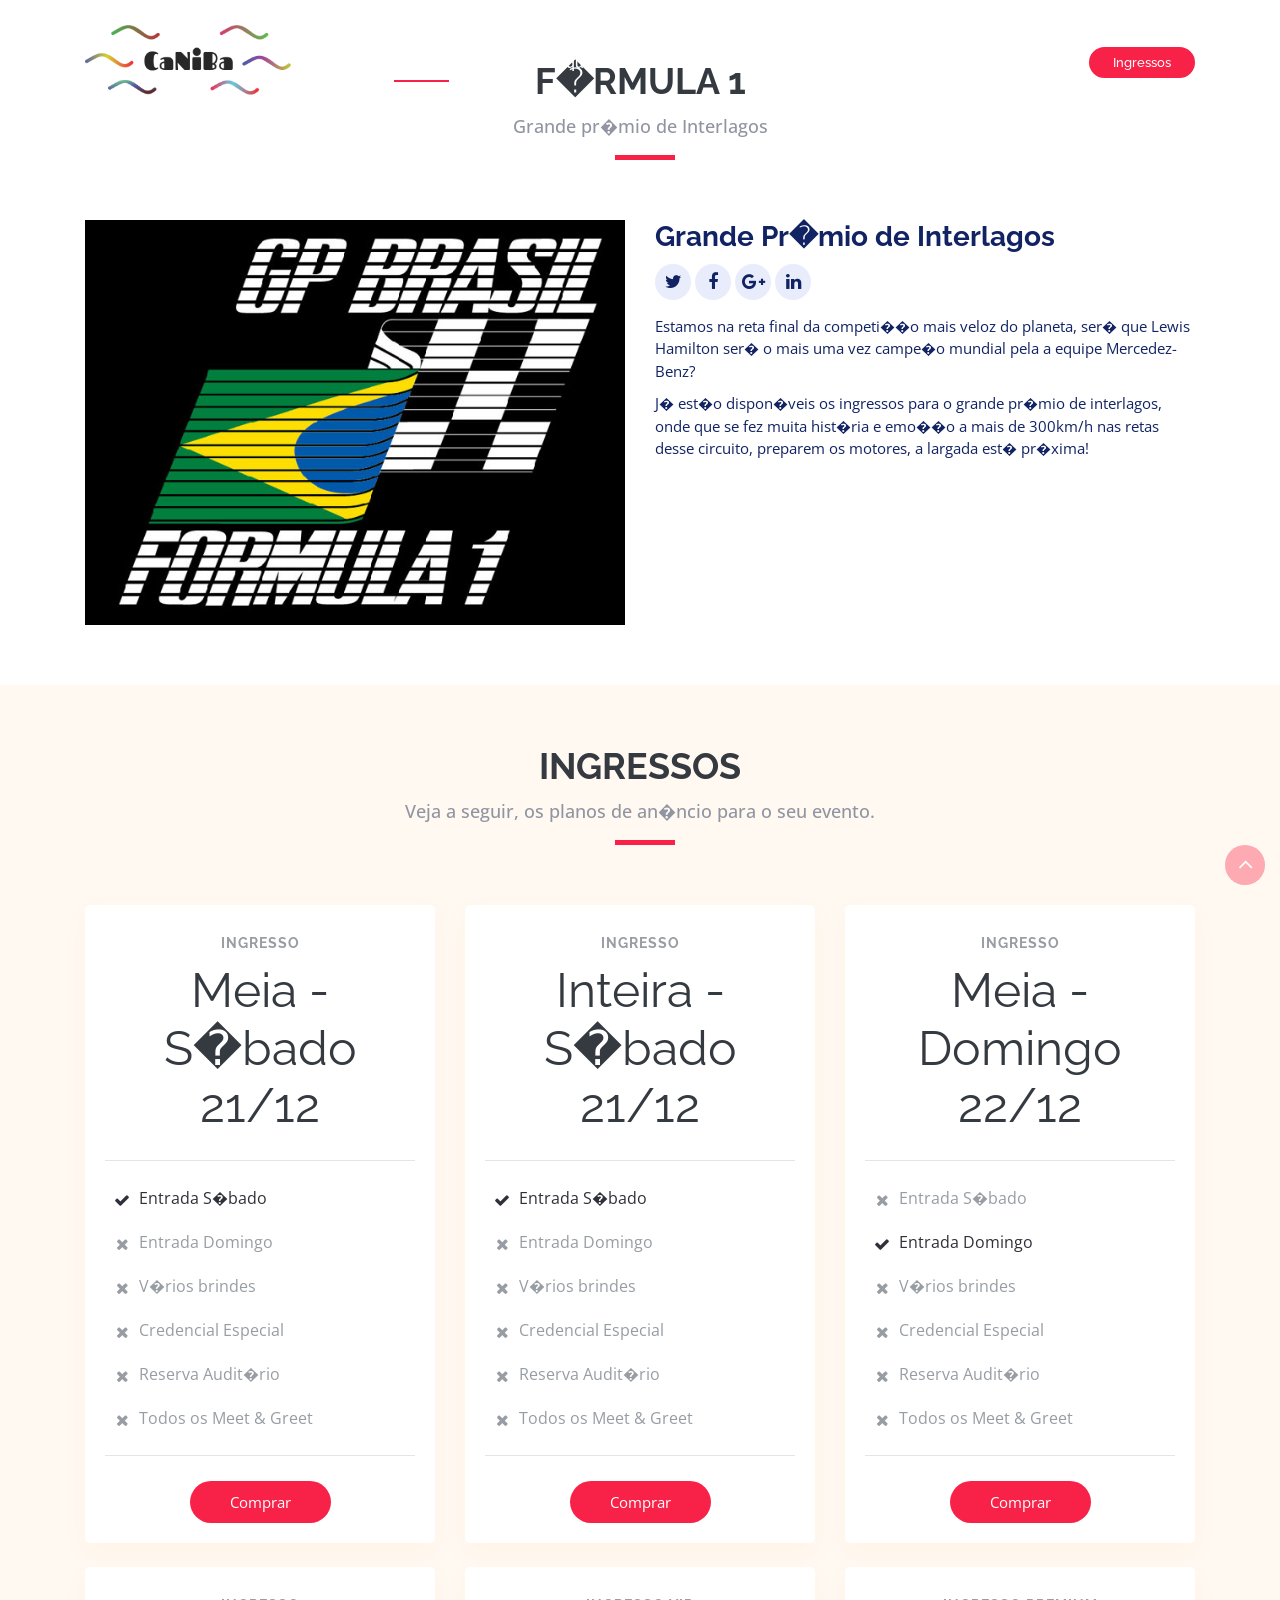
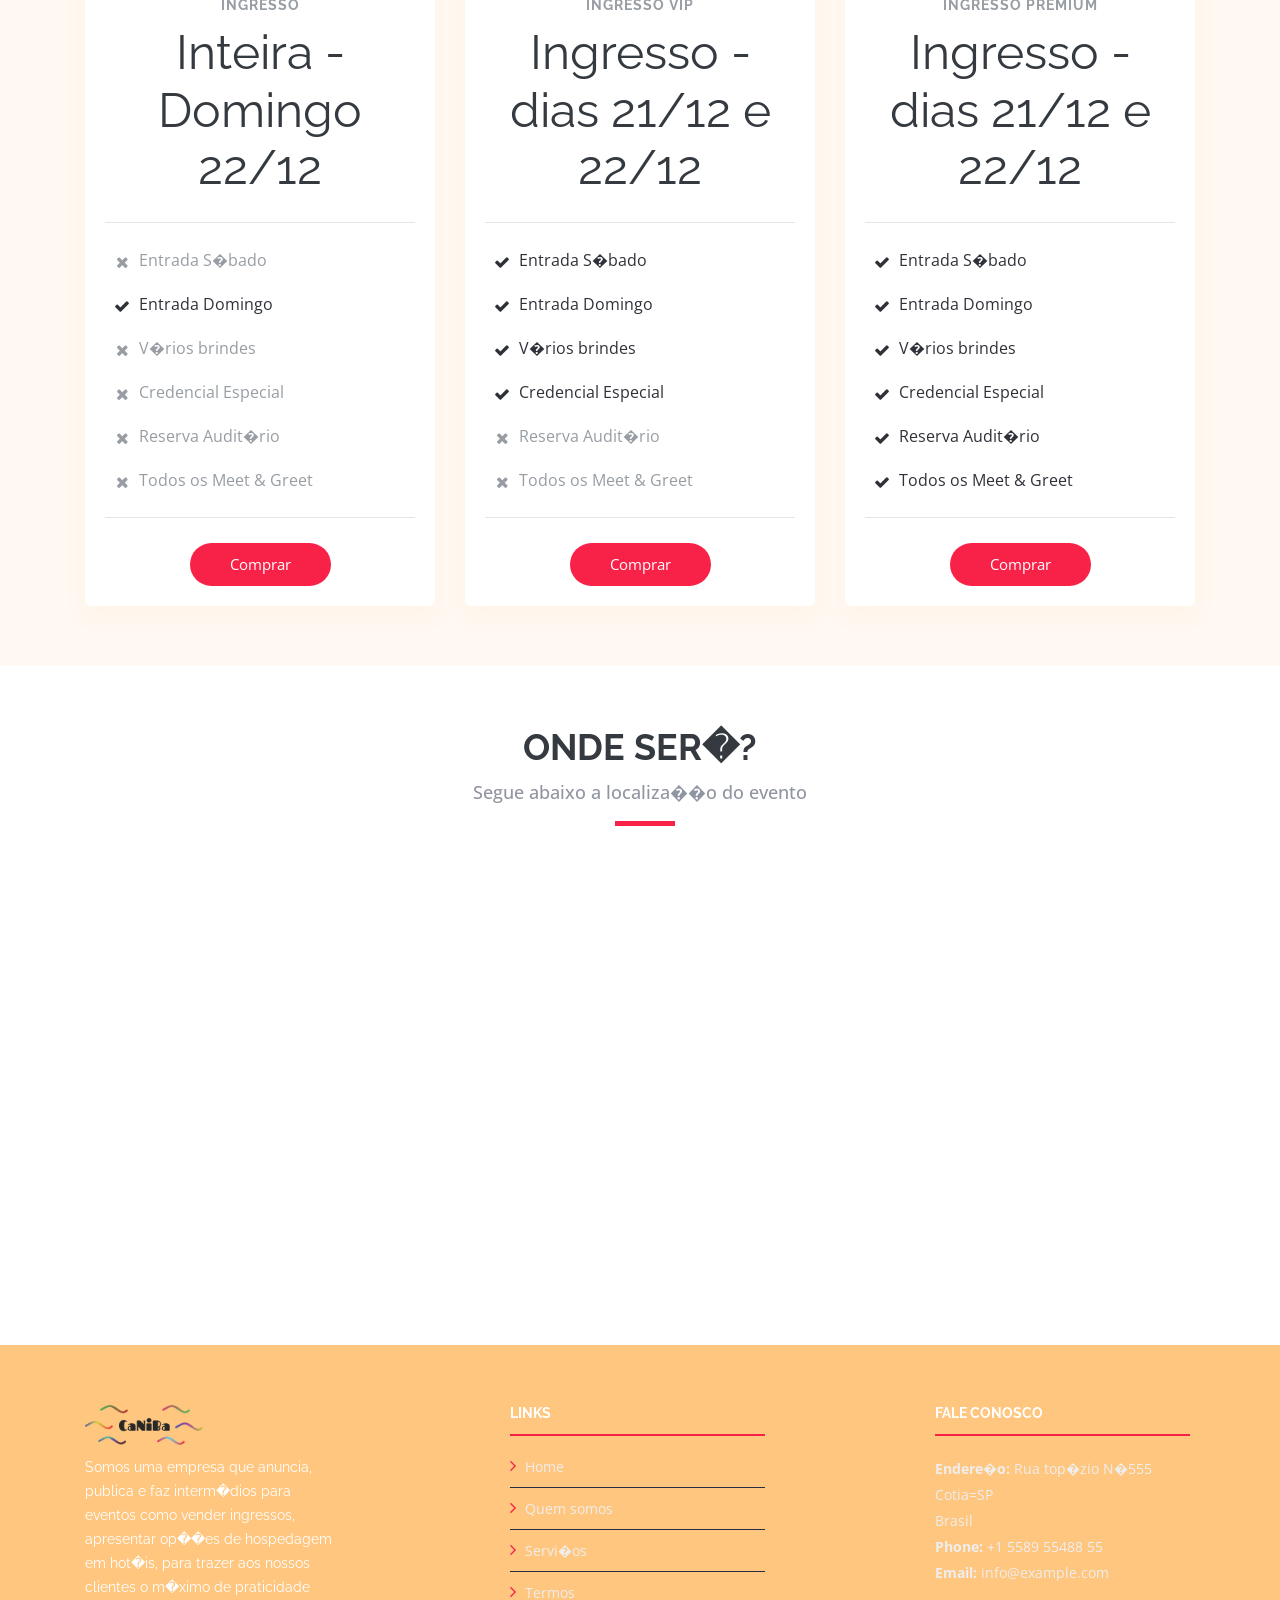
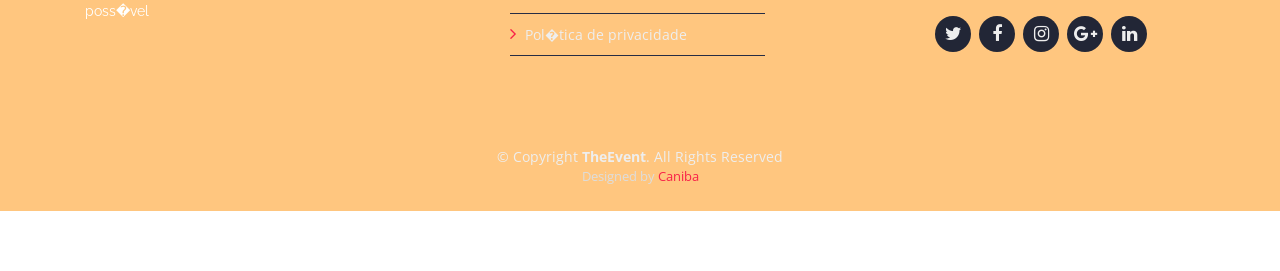
<file: CanibaApplicationideia desing/public_html/speaker-details - Copia - Copia.html>
<!DOCTYPE html>
<html lang="en">

<head>
  <title>TheEvent - Bootstrap Event Template</title>
  <meta content="width=device-width, initial-scale=1.0" name="viewport">
  <meta content="" name="keywords">
  <meta content="" name="description">

  <!-- Favicons -->
  <link href="img/favicon.png" rel="icon">
  <link href="img/apple-touch-icon.png" rel="apple-touch-icon">

  <!-- Google Fonts -->
  <link href="https://fonts.googleapis.com/css?family=Open+Sans:300,300i,400,400i,700,700i|Raleway:300,400,500,700,800" rel="stylesheet">

  <!-- Bootstrap CSS File -->
  <link href="lib/bootstrap/css/bootstrap.min.css" rel="stylesheet">

  <!-- Libraries CSS Files -->
  <link href="lib/font-awesome/css/font-awesome.min.css" rel="stylesheet">
  <link href="lib/animate/animate.min.css" rel="stylesheet">
  <link href="lib/venobox/venobox.css" rel="stylesheet">
  <link href="lib/owlcarousel/assets/owl.carousel.min.css" rel="stylesheet">

  <!-- Main Stylesheet File -->
  <link href="css/style.css" rel="stylesheet">

  <!-- =======================================================
    Theme Name: TheEvent
    Theme URL: https://bootstrapmade.com/theevent-conference-event-bootstrap-template/
    Author: BootstrapMade.com
    License: https://bootstrapmade.com/license/
  ======================================================= -->
</head>

<body>

  <!--==========================
    Header
  ============================-->
        <header id="header">
            <div class="container">

                <div id="logo" class="pull-left">
                    <!-- Uncomment below if you prefer to use a text logo -->
                    <!-- <h1><a href="#main">C<span>o</span>nf</a></h1>-->
                    <a href="#intro" class="scrollto"><img src="img/logo.png" alt="" title=""></a>
                </div>

                <nav id="nav-menu-container">
                    <ul class="nav-menu">
                        <li class="menu-active"><a href="#intro">Home</a></li>
                        <li><a href="#about">Sobre</a></li>
                        <li><a href="#speakers">Destaques</a></li>
                        <li><a href="#schedule">Endere�o</a></li>
                        <li><a href="#venue">Venue</a></li>
                        <li><a href="#hotels">Hot�is</a></li>
                        <li><a href="#gallery">Galeria</a></li>
                        <li><a href="#supporters">Parcerias</a></li>
                        <li><a href="#contact">Contatos</a></li>
                        <li class="buy-tickets"><a href="#buy-tickets">Ingressos</a></li>
                    </ul>
                </nav><!-- #nav-menu-container -->
            </div>
        </header><!-- #header -->

    <!--==========================
      Speaker Details Section
    ============================-->
    <section id="speakers-details" class="wow fadeIn">
      <div class="container">
        <div class="section-header">
          <h2>F�rmula 1</h2>
          <p>Grande pr�mio de Interlagos</p>
        </div>

        <div class="row">
          <div class="col-md-6">
            <img src="img/speakers/3.jpg" alt="Speaker 1" class="img-fluid">
          </div>

          <div class="col-md-6">
            <div class="details">
              <h2>Grande Pr�mio de Interlagos</h2>
              <div class="social">
                <a href=""><i class="fa fa-twitter"></i></a>
                <a href=""><i class="fa fa-facebook"></i></a>
                <a href=""><i class="fa fa-google-plus"></i></a>
                <a href=""><i class="fa fa-linkedin"></i></a>
              </div>
              <p>Estamos na reta final da competi��o mais veloz do planeta, ser� que Lewis Hamilton ser� o mais uma vez campe�o mundial pela a equipe Mercedez-Benz?</p>
 
              <p>J� est�o dispon�veis os ingressos para o grande pr�mio de interlagos, onde que se fez muita hist�ria e emo��o a mais de 300km/h nas retas desse circuito, preparem os motores, a largada est� pr�xima!</p> 

            </div>
          </div>
          
        </div>
      </div>

    </section>
	            <section id="buy-tickets" class="section-with-bg wow fadeInUp">
                <div class="container">

                    <div class="section-header">
                        <h2>Ingressos</h2>
                        <p>Veja a seguir, os planos de an�ncio para o seu evento.</p>
                    </div>

                    <div class="row">
                        <div class="col-lg-4">
                            <div class="card mb-5 mb-lg-0">
                                <div class="card-body">
                                    <h5 class="card-title text-muted text-uppercase text-center">Ingresso</h5>
                                    <h6 class="card-price text-center">Meia - S�bado<br> 21/12</h6>
                                    <hr>
                                    <ul class="fa-ul">
                                        <li><span class="fa-li"><i class="fa fa-check"></i></span>Entrada S�bado</li>
                                        <li class="text-muted"><span class="fa-li"><i class="fa fa-times"></i></span>Entrada Domingo</li>
                                        <li class="text-muted"><span class="fa-li"><i class="fa fa-times"></i></span>V�rios brindes</li>
                                        <li class="text-muted"><span class="fa-li"><i class="fa fa-times"></i></span>Credencial Especial</li>
                                        <li class="text-muted"><span class="fa-li"><i class="fa fa-times"></i></span>Reserva Audit�rio</li>
                                        <li class="text-muted"><span class="fa-li"><i class="fa fa-times"></i></span>Todos os Meet & Greet</li>
                                    </ul>
                                    <hr>
                                    <div class="text-center">
                                        <button type="button" class="btn" data-toggle="modal" data-target="#buy-ticket-modal" data-ticket-type="standard-access">Comprar</button>
                                    </div>
                                </div>
                            </div>
                        </div>
                        <div class="col-lg-4">
                            <div class="card mb-5 mb-lg-0">
                                <div class="card-body">
                                    <h5 class="card-title text-muted text-uppercase text-center">Ingresso</h5>
                                    <h6 class="card-price text-center">Inteira - S�bado<br> 21/12</h6>
                                    <hr>
                                    <ul class="fa-ul">
                                        <li><span class="fa-li"><i class="fa fa-check"></i></span>Entrada S�bado</li>
                                        <li class="text-muted"><span class="fa-li"><i class="fa fa-times"></i></span>Entrada Domingo</li>
                                        <li class="text-muted"><span class="fa-li"><i class="fa fa-times"></i></span>V�rios brindes</li>
                                        <li class="text-muted"><span class="fa-li"><i class="fa fa-times"></i></span>Credencial Especial</li>
                                        <li class="text-muted"><span class="fa-li"><i class="fa fa-times"></i></span>Reserva Audit�rio</li>
                                        <li class="text-muted"><span class="fa-li"><i class="fa fa-times"></i></span>Todos os Meet & Greet</li>
                                    </ul>
                                    <hr>
                                    <div class="text-center">
                                        <button type="button" class="btn" data-toggle="modal" data-target="#buy-ticket-modal" data-ticket-type="pro-access">Comprar</button>
                                    </div>
                                </div>
                            </div>
                        </div>
                        <!-- Pro Tier -->
                        <div class="col-lg-4">
                            <div class="card">
                                <div class="card-body">
                                    <h5 class="card-title text-muted text-uppercase text-center">Ingresso</h5>
                                    <h6 class="card-price text-center">Meia - Domingo 22/12</h6>
                                    <hr>
                                    <ul class="fa-ul">
                                        <li class="text-muted"><span class="fa-li"><i class="fa fa-times"></i></span>Entrada S�bado</li>
                                        <li><span class="fa-li"><i class="fa fa-check"></i></span>Entrada Domingo</li>
                                        <li class="text-muted"><span class="fa-li"><i class="fa fa-times"></i></span>V�rios brindes</li>
                                        <li class="text-muted"><span class="fa-li"><i class="fa fa-times"></i></span>Credencial Especial</li>
                                        <li class="text-muted"><span class="fa-li"><i class="fa fa-times"></i></span>Reserva Audit�rio</li>
                                        <li class="text-muted"><span class="fa-li"><i class="fa fa-times"></i></span>Todos os Meet & Greet</li>
                                    </ul>
                                    <hr>
                                    <div class="text-center">
                                        <button type="button" class="btn" data-toggle="modal" data-target="#buy-ticket-modal" data-ticket-type="premium-access">Comprar</button>
                                    </div>

                                </div>
                            </div>
                        </div>
                    </div>
					<br>
					<div class="row">
                        <div class="col-lg-4">
                            <div class="card mb-5 mb-lg-0">
                                <div class="card-body">
                                    <h5 class="card-title text-muted text-uppercase text-center">Ingresso</h5>
                                    <h6 class="card-price text-center">Inteira - Domingo 22/12</h6>
                                    <hr>
                                    <ul class="fa-ul">
                                        <li class="text-muted"><span class="fa-li"><i class="fa fa-times"></i></span>Entrada S�bado</li>
                                        <li><span class="fa-li"><i class="fa fa-check"></i></span>Entrada Domingo</li>
                                        <li class="text-muted"><span class="fa-li"><i class="fa fa-times"></i></span>V�rios brindes</li>
                                        <li class="text-muted"><span class="fa-li"><i class="fa fa-times"></i></span>Credencial Especial</li>
                                        <li class="text-muted"><span class="fa-li"><i class="fa fa-times"></i></span>Reserva Audit�rio</li>
                                        <li class="text-muted"><span class="fa-li"><i class="fa fa-times"></i></span>Todos os Meet & Greet</li>
                                    </ul>
                                    <hr>
                                    <div class="text-center">
                                        <button type="button" class="btn" data-toggle="modal" data-target="#buy-ticket-modal" data-ticket-type="standard-access">Comprar</button>
                                    </div>
                                </div>
                            </div>
                        </div>
                        <div class="col-lg-4">
                            <div class="card mb-5 mb-lg-0">
                                <div class="card-body">
                                    <h5 class="card-title text-muted text-uppercase text-center">Ingresso VIP</h5>
                                    <h6 class="card-price text-center">Ingresso - dias 21/12 e 22/12</h6>
                                    <hr>
                                    <ul class="fa-ul">
                                        <li><span class="fa-li"><i class="fa fa-check"></i></span>Entrada S�bado</li>
                                        <li><span class="fa-li"><i class="fa fa-check"></i></span>Entrada Domingo</li>
                                        <li><span class="fa-li"><i class="fa fa-check"></i></span>V�rios brindes</li>
                                        <li><span class="fa-li"><i class="fa fa-check"></i></span>Credencial Especial</li>
                                        <li class="text-muted"><span class="fa-li"><i class="fa fa-times"></i></span>Reserva Audit�rio</li>
                                        <li class="text-muted"><span class="fa-li"><i class="fa fa-times"></i></span>Todos os Meet & Greet</li>
										
                                    </ul>
                                    <hr>
                                    <div class="text-center">
                                        <button type="button" class="btn" data-toggle="modal" data-target="#buy-ticket-modal" data-ticket-type="pro-access">Comprar</button>
                                    </div>
                                </div>
                            </div>
                        </div>
                        <!-- Pro Tier -->
                        <div class="col-lg-4">
                            <div class="card">
                                <div class="card-body">
                                    <h5 class="card-title text-muted text-uppercase text-center">Ingresso Premium</h5>
                                    <h6 class="card-price text-center">Ingresso - dias 21/12 e 22/12</h6>
                                    <hr>
                                    <ul class="fa-ul">
                                        <li><span class="fa-li"><i class="fa fa-check"></i></span>Entrada S�bado</li>
                                        <li><span class="fa-li"><i class="fa fa-check"></i></span>Entrada Domingo</li>
                                        <li><span class="fa-li"><i class="fa fa-check"></i></span>V�rios brindes</li>
                                        <li><span class="fa-li"><i class="fa fa-check"></i></span>Credencial Especial</li>
                                        <li><span class="fa-li"><i class="fa fa-check"></i></span>Reserva Audit�rio</li>
                                        <li><span class="fa-li"><i class="fa fa-check"></i></span>Todos os Meet & Greet</li>
                                    </ul>
                                    <hr>
                                    <div class="text-center">
                                        <button type="button" class="btn" data-toggle="modal" data-target="#buy-ticket-modal" data-ticket-type="premium-access">Comprar</button>
                                    </div>

                                </div>
                            </div>
                        </div>
                    </div>


                </div>

                <!-- Modal Order Form -->
                <div id="buy-ticket-modal" class="modal fade">
                    <div class="modal-dialog" role="document">
                        <div class="modal-content">
                            <div class="modal-header">
                                <h4 class="modal-title">Comprar</h4>
                                <button type="button" class="close" data-dismiss="modal" aria-label="Close">
                                    <span aria-hidden="true">&times;</span>
                                </button>
                            </div>
                            <div class="modal-body">
                                <form method="POST" action="#">
                                    <div class="form-group">
                                        <input type="text" class="form-control" name="your-name" placeholder="Your Name">
                                    </div>
                                    <div class="form-group">
                                        <input type="text" class="form-control" name="your-email" placeholder="Your Email">
                                    </div>
                                    <div class="form-group">
                                        <select id="ticket-type" name="ticket-type" class="form-control" >
                                            <option value="">-- Select Your Ticket Type --</option>
                                            <option value="standard-access">Standard Access</option>
                                            <option value="pro-access">Pro Access</option>
                                            <option value="premium-access">Premium Access</option>
                                        </select>
                                    </div>
                                    <div class="text-center">
                                        <button type="submit" class="btn">Comprar</button>
                                    </div>
                                </form>
                            </div>
                        </div><!-- /.modal-content -->
                    </div><!-- /.modal-dialog -->
                </div><!-- /.modal -->

            </section>


                </div>

                <!-- Modal Order Form -->
                <div id="buy-ticket-modal" class="modal fade">
                    <div class="modal-dialog" role="document">
                        <div class="modal-content">
                            <div class="modal-header">
                                <h4 class="modal-title">Comprar</h4>
                                <button type="button" class="close" data-dismiss="modal" aria-label="Close">
                                    <span aria-hidden="true">&times;</span>
                                </button>
                            </div>
                            <div class="modal-body">
                                <form method="POST" action="#">
                                    <div class="form-group">
                                        <input type="text" class="form-control" name="your-name" placeholder="Your Name">
                                    </div>
                                    <div class="form-group">
                                        <input type="text" class="form-control" name="your-email" placeholder="Your Email">
                                    </div>
                                    <div class="form-group">
                                        <select id="ticket-type" name="ticket-type" class="form-control" >
                                            <option value="">-- Select Your Ticket Type --</option>
                                            <option value="standard-access">Standard Access</option>
                                            <option value="pro-access">Pro Access</option>
                                            <option value="premium-access">Premium Access</option>
                                        </select>
                                    </div>
                                    <div class="text-center">
                                        <button type="submit" class="btn">Comprar</button>
                                    </div>
                                </form>
                            </div>
                        </div><!-- /.modal-content -->
                    </div><!-- /.modal-dialog -->
                </div><!-- /.modal -->

            </section>

            <section id="venue" class="wow fadeInUp">

                <div class="container-fluid">

                    <div class="section-header">
                        <h2>Onde ser�?</h2>
                        <p>Segue abaixo a localiza��o do evento</p>
                    </div>
                            <center>
							<iframe src="https://www.google.com/maps/embed?pb=!1m18!1m12!1m3!1d3654.7906745086907!2d-46.7260086845811!3d-23.6476663846401!2m3!1f0!2f0!3f0!3m2!1i1024!2i768!4f13.1!3m3!1m2!1s0x94ce510dd7600f91%3A0xc3c8ab63088ed8c2!2sAv.%20das%20Na%C3%A7%C3%B5es%20Unidas%2C%2017955%20-%20Vila%20Almeida%2C%20S%C3%A3o%20Paulo%20-%20SP!5e0!3m2!1spt-BR!2sbr!4v1572252885388!5m2!1spt-BR!2sbr" width="600" height="450" frameborder="0" style="border:0;" allowfullscreen=""></iframe>
							</center>
						</div>
                </div>

  </main>


  <!--==========================
    Footer
  ============================-->
<footer id="footer">
            <div class="footer-top">
                <div class="container">
                    <div class="row">

                        <div class="col-lg-3 col-md-6 footer-info">
                            <img src="img/logo.png" alt="TheEvenet">
                            <p>Somos uma empresa que anuncia,<br> publica e faz interm�dios para<br> eventos como vender ingressos,<br> apresentar op��es de hospedagem<br> em hot�is, para trazer aos nossos<br> clientes o m�ximo de praticidade poss�vel</p>
                        </div>

                        <div class="col-lg-3 col-md-6 footer-links">
                            <h4>Links</h4>
                            <ul>
                                <li><i class="fa fa-angle-right"></i> <a href="#">Home</a></li>
                                <li><i class="fa fa-angle-right"></i> <a href="#">Quem somos</a></li>
                                <li><i class="fa fa-angle-right"></i> <a href="#">Servi�os</a></li>
                                <li><i class="fa fa-angle-right"></i> <a href="#">Termos</a></li>
                                <li><i class="fa fa-angle-right"></i> <a href="#">Pol�tica de privacidade</a></li>
                            </ul>
                        </div>

                        <div class="col-lg-3 col-md-6 footer-contact">
                            <h4>Fale conosco</h4>
                            <p>
                                <strong>Endere�o:</strong> Rua top�zio N�555 <br>
                                Cotia=SP<br>
                                Brasil <br>
                                <strong>Phone:</strong> +1 5589 55488 55<br>
                                <strong>Email:</strong> info@example.com<br>
                            </p>

                            <div class="social-links">
                                <a href="#" class="twitter"><i class="fa fa-twitter"></i></a>
                                <a href="#" class="facebook"><i class="fa fa-facebook"></i></a>
                                <a href="#" class="instagram"><i class="fa fa-instagram"></i></a>
                                <a href="#" class="google-plus"><i class="fa fa-google-plus"></i></a>
                                <a href="#" class="linkedin"><i class="fa fa-linkedin"></i></a>
                            </div>

                        </div>

                    </div>
                </div>
            </div>

            <div class="container">
                <div class="copyright">
                    &copy; Copyright <strong>TheEvent</strong>. All Rights Reserved
                </div>
                <div class="credits">
                    <!--
                      All the links in the footer should remain intact.
                      You can delete the links only if you purchased the pro version.
                      Licensing information: https://bootstrapmade.com/license/
                      Purchase the pro version with working PHP/AJAX contact form: https://bootstrapmade.com/buy/?theme=TheEvent
                    -->
                    Designed by <a href="https://bootstrapmade.com/">Caniba</a>
                </div>
            </div>
        </footer><!-- #footer -->

        <a href="#" class="back-to-top"><i class="fa fa-angle-up"></i></a>

  <a href="#" class="back-to-top"><i class="fa fa-angle-up"></i></a>

  <!-- JavaScript Libraries -->
  <script src="lib/jquery/jquery.min.js"></script>
  <script src="lib/jquery/jquery-migrate.min.js"></script>
  <script src="lib/bootstrap/js/bootstrap.bundle.min.js"></script>
  <script src="lib/easing/easing.min.js"></script>
  <script src="lib/superfish/hoverIntent.js"></script>
  <script src="lib/superfish/superfish.min.js"></script>
  <script src="lib/wow/wow.min.js"></script>
  <script src="lib/venobox/venobox.min.js"></script>
  <script src="lib/owlcarousel/owl.carousel.min.js"></script>

  <!-- Contact Form JavaScript File -->
  <script src="contactform/contactform.js"></script>

  <!-- Template Main Javascript File -->
  <script src="js/main.js"></script>
</body>

</html>
</file>
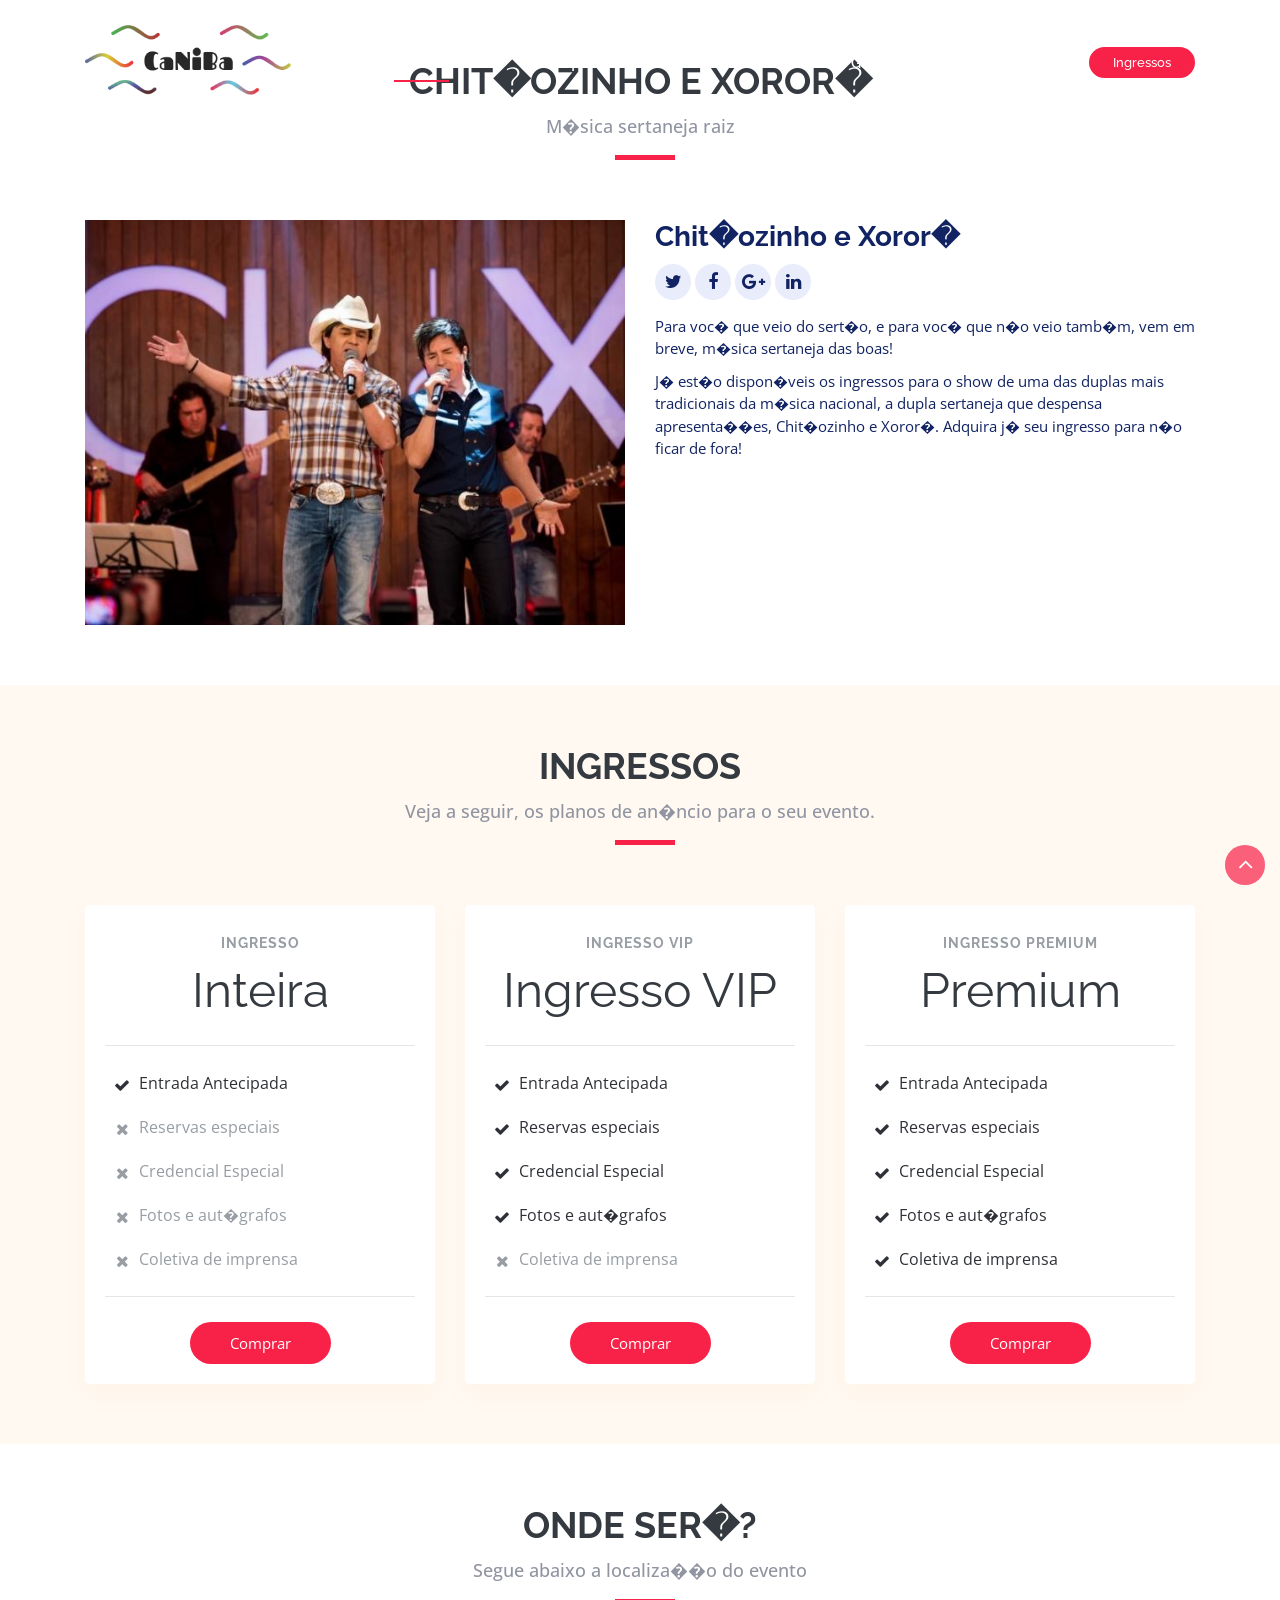
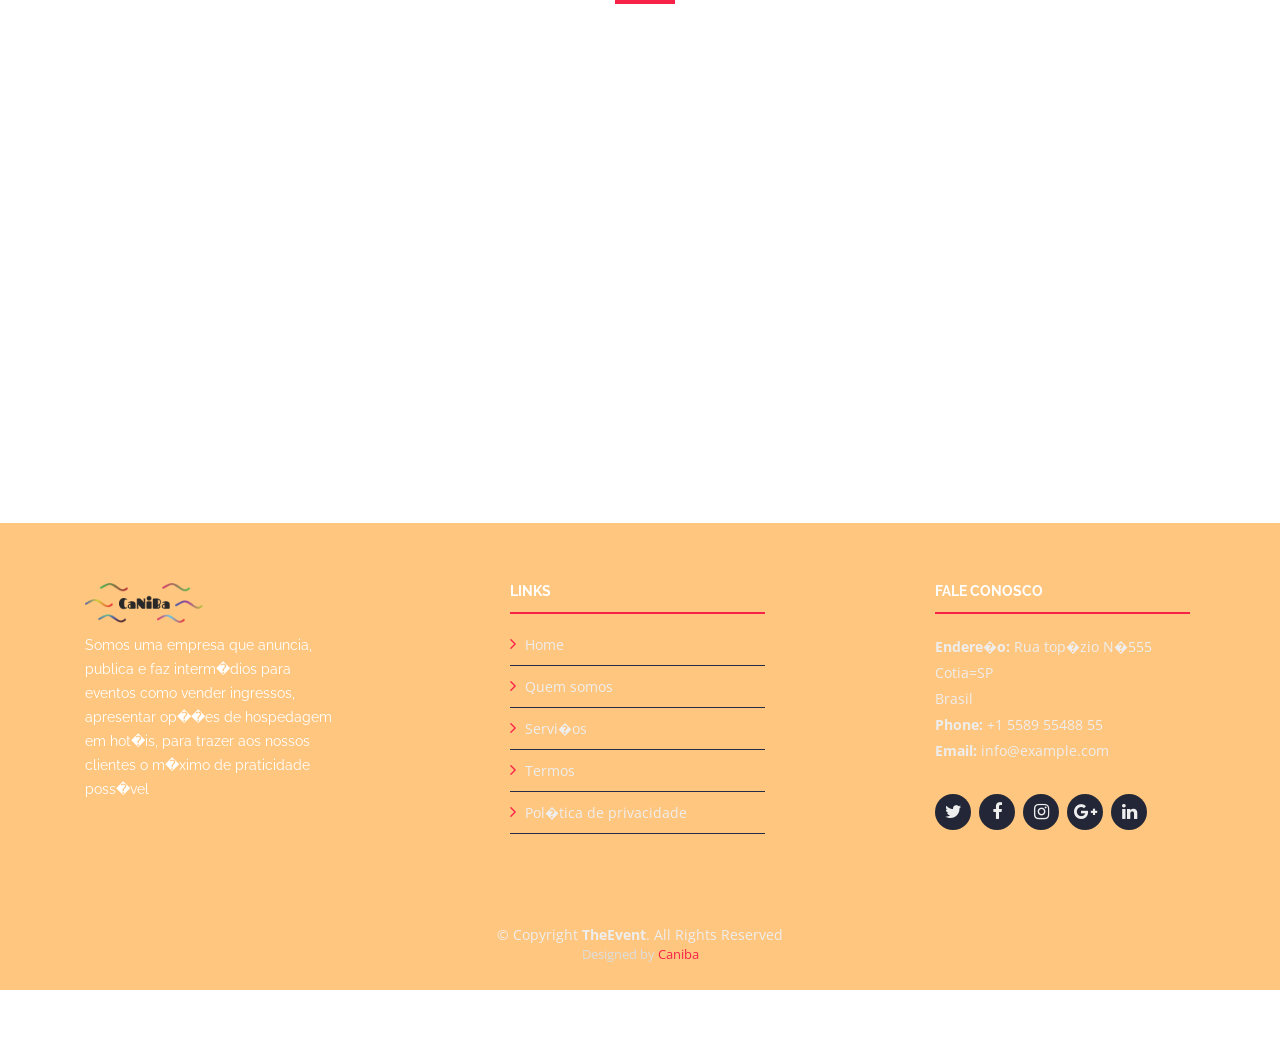
<file: CanibaApplicationideia desing/public_html/speaker-details - Copia.html>
<!DOCTYPE html>
<html lang="en">

<head>
  <title>TheEvent - Bootstrap Event Template</title>
  <meta content="width=device-width, initial-scale=1.0" name="viewport">
  <meta content="" name="keywords">
  <meta content="" name="description">

  <!-- Favicons -->
  <link href="img/favicon.png" rel="icon">
  <link href="img/apple-touch-icon.png" rel="apple-touch-icon">

  <!-- Google Fonts -->
  <link href="https://fonts.googleapis.com/css?family=Open+Sans:300,300i,400,400i,700,700i|Raleway:300,400,500,700,800" rel="stylesheet">

  <!-- Bootstrap CSS File -->
  <link href="lib/bootstrap/css/bootstrap.min.css" rel="stylesheet">

  <!-- Libraries CSS Files -->
  <link href="lib/font-awesome/css/font-awesome.min.css" rel="stylesheet">
  <link href="lib/animate/animate.min.css" rel="stylesheet">
  <link href="lib/venobox/venobox.css" rel="stylesheet">
  <link href="lib/owlcarousel/assets/owl.carousel.min.css" rel="stylesheet">

  <!-- Main Stylesheet File -->
  <link href="css/style.css" rel="stylesheet">

  <!-- =======================================================
    Theme Name: TheEvent
    Theme URL: https://bootstrapmade.com/theevent-conference-event-bootstrap-template/
    Author: BootstrapMade.com
    License: https://bootstrapmade.com/license/
  ======================================================= -->
</head>

<body>

  <!--==========================
    Header
  ============================-->
        <header id="header">
            <div class="container">

                <div id="logo" class="pull-left">
                    <!-- Uncomment below if you prefer to use a text logo -->
                    <!-- <h1><a href="#main">C<span>o</span>nf</a></h1>-->
                    <a href="#intro" class="scrollto"><img src="img/logo.png" alt="" title=""></a>
                </div>

                <nav id="nav-menu-container">
                    <ul class="nav-menu">
                        <li class="menu-active"><a href="#intro">Home</a></li>
                        <li><a href="#about">Sobre</a></li>
                        <li><a href="#speakers">Destaques</a></li>
                        <li><a href="#schedule">Endere�o</a></li>
                        <li><a href="#venue">Venue</a></li>
                        <li><a href="#hotels">Hot�is</a></li>
                        <li><a href="#gallery">Galeria</a></li>
                        <li><a href="#supporters">Parcerias</a></li>
                        <li><a href="#contact">Contatos</a></li>
                        <li class="buy-tickets"><a href="#buy-tickets">Ingressos</a></li>
                    </ul>
                </nav><!-- #nav-menu-container -->
            </div>
        </header><!-- #header -->

    <!--==========================
      Speaker Details Section
    ============================-->
    <section id="speakers-details" class="wow fadeIn">
      <div class="container">
        <div class="section-header">
          <h2>Chit�ozinho e Xoror�</h2>
          <p>M�sica sertaneja raiz</p>
        </div>

        <div class="row">
          <div class="col-md-6">
            <img src="img/speakers/2.jpg" alt="Speaker 1" class="img-fluid">
          </div>

          <div class="col-md-6">
            <div class="details">
              <h2>Chit�ozinho e Xoror�</h2>
              <div class="social">
                <a href=""><i class="fa fa-twitter"></i></a>
                <a href=""><i class="fa fa-facebook"></i></a>
                <a href=""><i class="fa fa-google-plus"></i></a>
                <a href=""><i class="fa fa-linkedin"></i></a>
              </div>
              <p>Para voc� que veio do sert�o, e para voc� que n�o veio tamb�m, vem em breve, m�sica sertaneja das boas!</p>
 
              <p>J� est�o dispon�veis os ingressos para o show de uma das duplas mais tradicionais da m�sica nacional, a dupla sertaneja que despensa apresenta��es, Chit�ozinho e Xoror�. Adquira j� seu ingresso para n�o ficar de fora!</p> 

            </div>
          </div>
          
        </div>
      </div>

    </section>
	            <section id="buy-tickets" class="section-with-bg wow fadeInUp">
                <div class="container">

                    <div class="section-header">
                        <h2>Ingressos</h2>
                        <p>Veja a seguir, os planos de an�ncio para o seu evento.</p>
                    </div>
					<div class="row">
                        <div class="col-lg-4">
                            <div class="card mb-5 mb-lg-0">
                                <div class="card-body">
                                    <h5 class="card-title text-muted text-uppercase text-center">Ingresso</h5>
                                    <h6 class="card-price text-center">Inteira</h6>
                                    <hr>
                                    <ul class="fa-ul">
                                        <li><span class="fa-li"><i class="fa fa-check"></i></span>Entrada Antecipada</li>
                                        <li class="text-muted"><span class="fa-li"><i class="fa fa-times"></i></span>Reservas especiais</li>
                                        <li class="text-muted"><span class="fa-li"><i class="fa fa-times"></i></span>Credencial Especial</li>
                                        <li class="text-muted"><span class="fa-li"><i class="fa fa-times"></i></span>Fotos e aut�grafos</li>
                                        <li class="text-muted"><span class="fa-li"><i class="fa fa-times"></i></span>Coletiva de imprensa</li>
                                    </ul>
                                    <hr>
                                    <div class="text-center">
                                        <button type="button" class="btn" data-toggle="modal" data-target="#buy-ticket-modal" data-ticket-type="standard-access">Comprar</button>
                                    </div>
                                </div>
                            </div>
                        </div>
                        <div class="col-lg-4">
                            <div class="card mb-5 mb-lg-0">
                                <div class="card-body">
                                    <h5 class="card-title text-muted text-uppercase text-center">Ingresso VIP</h5>
                                    <h6 class="card-price text-center">Ingresso VIP</h6>
                                    <hr>
                                    <ul class="fa-ul">
                                        
                                        <li><span class="fa-li"><i class="fa fa-check"></i></span>Entrada Antecipada</li>
                                        <li><span class="fa-li"><i class="fa fa-check"></i></span>Reservas especiais</li>
                                        <li><span class="fa-li"><i class="fa fa-check"></i></span>Credencial Especial</li>
                                        <li><span class="fa-li"><i class="fa fa-check"></i></span>Fotos e aut�grafos</li>
                                        <li class="text-muted"><span class="fa-li"><i class="fa fa-times"></i></span>Coletiva de imprensa</li>
										
                                    </ul>
                                    <hr>
                                    <div class="text-center">
                                        <button type="button" class="btn" data-toggle="modal" data-target="#buy-ticket-modal" data-ticket-type="pro-access">Comprar</button>
                                    </div>
                                </div>
                            </div>
                        </div>
                        <!-- Pro Tier -->
                        <div class="col-lg-4">
                            <div class="card">
                                <div class="card-body">
                                    <h5 class="card-title text-muted text-uppercase text-center">Ingresso Premium</h5>
                                    <h6 class="card-price text-center">Premium</h6>
                                    <hr>
                                    <ul class="fa-ul">
                                        <li><span class="fa-li"><i class="fa fa-check"></i></span>Entrada Antecipada</li>
                                        <li><span class="fa-li"><i class="fa fa-check"></i></span>Reservas especiais</li>
                                        <li><span class="fa-li"><i class="fa fa-check"></i></span>Credencial Especial</li>
                                        <li><span class="fa-li"><i class="fa fa-check"></i></span>Fotos e aut�grafos</li>
                                        <li><span class="fa-li"><i class="fa fa-check"></i></span>Coletiva de imprensa</li>
                                    </ul>
                                    <hr>
                                    <div class="text-center">
                                        <button type="button" class="btn" data-toggle="modal" data-target="#buy-ticket-modal" data-ticket-type="premium-access">Comprar</button>
                                    </div>

                                </div>
                            </div>
                        </div>
                    </div>


                </div>

                <!-- Modal Order Form -->
                <div id="buy-ticket-modal" class="modal fade">
                    <div class="modal-dialog" role="document">
                        <div class="modal-content">
                            <div class="modal-header">
                                <h4 class="modal-title">Comprar</h4>
                                <button type="button" class="close" data-dismiss="modal" aria-label="Close">
                                    <span aria-hidden="true">&times;</span>
                                </button>
                            </div>
                            <div class="modal-body">
                                <form method="POST" action="#">
                                    <div class="form-group">
                                        <input type="text" class="form-control" name="your-name" placeholder="Your Name">
                                    </div>
                                    <div class="form-group">
                                        <input type="text" class="form-control" name="your-email" placeholder="Your Email">
                                    </div>
                                    <div class="form-group">
                                        <select id="ticket-type" name="ticket-type" class="form-control" >
                                            <option value="">-- Select Your Ticket Type --</option>
                                            <option value="standard-access">Standard Access</option>
                                            <option value="pro-access">Pro Access</option>
                                            <option value="premium-access">Premium Access</option>
                                        </select>
                                    </div>
                                    <div class="text-center">
                                        <button type="submit" class="btn">Comprar</button>
                                    </div>
                                </form>
                            </div>
                        </div><!-- /.modal-content -->
                    </div><!-- /.modal-dialog -->
                </div><!-- /.modal -->

            </section>

            <section id="venue" class="wow fadeInUp">

                <div class="container-fluid">

                    <div class="section-header">
                        <h2>Onde ser�?</h2>
                        <p>Segue abaixo a localiza��o do evento</p>
                    </div>
                            <center>
							<iframe src="https://www.google.com/maps/embed?pb=!1m18!1m12!1m3!1d3654.7906745086907!2d-46.7260086845811!3d-23.6476663846401!2m3!1f0!2f0!3f0!3m2!1i1024!2i768!4f13.1!3m3!1m2!1s0x94ce510dd7600f91%3A0xc3c8ab63088ed8c2!2sAv.%20das%20Na%C3%A7%C3%B5es%20Unidas%2C%2017955%20-%20Vila%20Almeida%2C%20S%C3%A3o%20Paulo%20-%20SP!5e0!3m2!1spt-BR!2sbr!4v1572252885388!5m2!1spt-BR!2sbr" width="600" height="450" frameborder="0" style="border:0;" allowfullscreen=""></iframe>
							</center>
						</div>
                </div>

  </main>


  <!--==========================
    Footer
  ============================-->
<footer id="footer">
            <div class="footer-top">
                <div class="container">
                    <div class="row">

                        <div class="col-lg-3 col-md-6 footer-info">
                            <img src="img/logo.png" alt="TheEvenet">
                            <p>Somos uma empresa que anuncia,<br> publica e faz interm�dios para<br> eventos como vender ingressos,<br> apresentar op��es de hospedagem<br> em hot�is, para trazer aos nossos<br> clientes o m�ximo de praticidade poss�vel</p>
                        </div>

                        <div class="col-lg-3 col-md-6 footer-links">
                            <h4>Links</h4>
                            <ul>
                                <li><i class="fa fa-angle-right"></i> <a href="#">Home</a></li>
                                <li><i class="fa fa-angle-right"></i> <a href="#">Quem somos</a></li>
                                <li><i class="fa fa-angle-right"></i> <a href="#">Servi�os</a></li>
                                <li><i class="fa fa-angle-right"></i> <a href="#">Termos</a></li>
                                <li><i class="fa fa-angle-right"></i> <a href="#">Pol�tica de privacidade</a></li>
                            </ul>
                        </div>

                        <div class="col-lg-3 col-md-6 footer-contact">
                            <h4>Fale conosco</h4>
                            <p>
                                <strong>Endere�o:</strong> Rua top�zio N�555 <br>
                                Cotia=SP<br>
                                Brasil <br>
                                <strong>Phone:</strong> +1 5589 55488 55<br>
                                <strong>Email:</strong> info@example.com<br>
                            </p>

                            <div class="social-links">
                                <a href="#" class="twitter"><i class="fa fa-twitter"></i></a>
                                <a href="#" class="facebook"><i class="fa fa-facebook"></i></a>
                                <a href="#" class="instagram"><i class="fa fa-instagram"></i></a>
                                <a href="#" class="google-plus"><i class="fa fa-google-plus"></i></a>
                                <a href="#" class="linkedin"><i class="fa fa-linkedin"></i></a>
                            </div>

                        </div>

                    </div>
                </div>
            </div>

            <div class="container">
                <div class="copyright">
                    &copy; Copyright <strong>TheEvent</strong>. All Rights Reserved
                </div>
                <div class="credits">
                    <!--
                      All the links in the footer should remain intact.
                      You can delete the links only if you purchased the pro version.
                      Licensing information: https://bootstrapmade.com/license/
                      Purchase the pro version with working PHP/AJAX contact form: https://bootstrapmade.com/buy/?theme=TheEvent
                    -->
                    Designed by <a href="https://bootstrapmade.com/">Caniba</a>
                </div>
            </div>
        </footer><!-- #footer -->

        <a href="#" class="back-to-top"><i class="fa fa-angle-up"></i></a>

  <a href="#" class="back-to-top"><i class="fa fa-angle-up"></i></a>

  <!-- JavaScript Libraries -->
  <script src="lib/jquery/jquery.min.js"></script>
  <script src="lib/jquery/jquery-migrate.min.js"></script>
  <script src="lib/bootstrap/js/bootstrap.bundle.min.js"></script>
  <script src="lib/easing/easing.min.js"></script>
  <script src="lib/superfish/hoverIntent.js"></script>
  <script src="lib/superfish/superfish.min.js"></script>
  <script src="lib/wow/wow.min.js"></script>
  <script src="lib/venobox/venobox.min.js"></script>
  <script src="lib/owlcarousel/owl.carousel.min.js"></script>

  <!-- Contact Form JavaScript File -->
  <script src="contactform/contactform.js"></script>

  <!-- Template Main Javascript File -->
  <script src="js/main.js"></script>
</body>

</html>
</file>
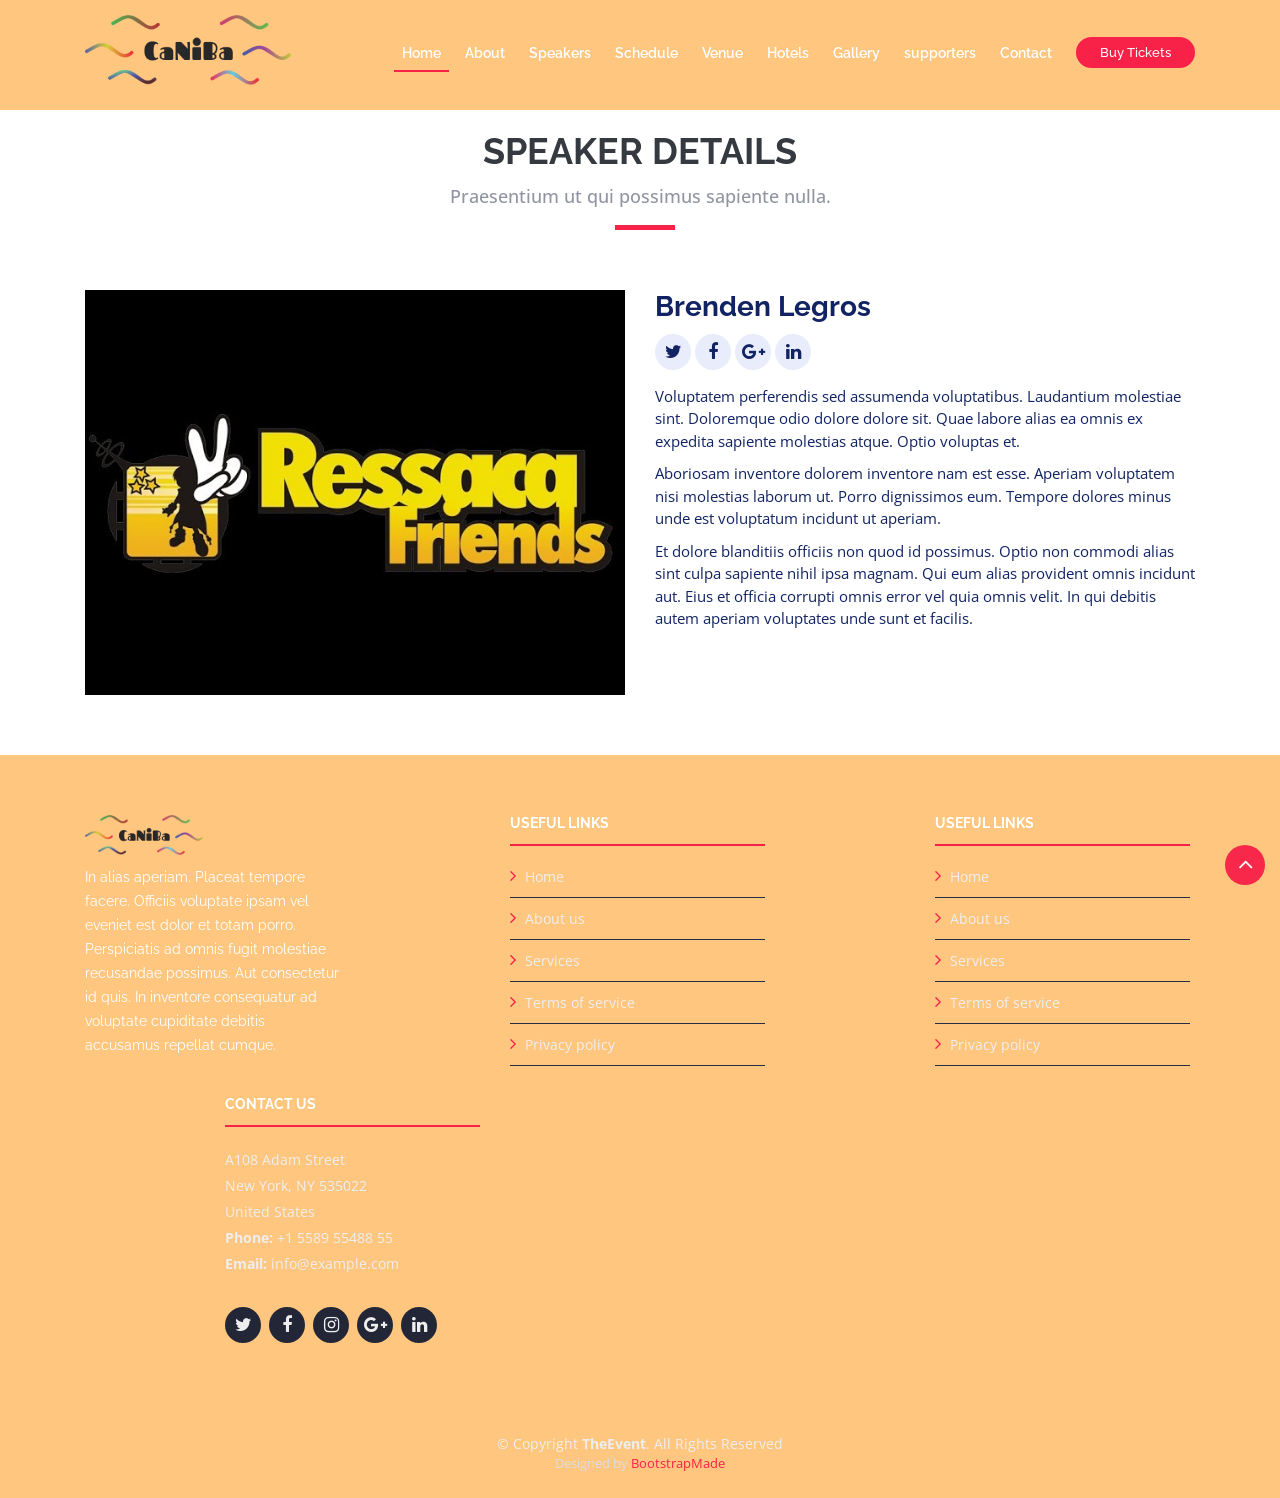
<file: CanibaApplicationideia desing/public_html/speaker-details.html>
<!DOCTYPE html>
<html lang="en">

<head>
  <meta charset="utf-8">
  <title>TheEvent - Bootstrap Event Template</title>
  <meta content="width=device-width, initial-scale=1.0" name="viewport">
  <meta content="" name="keywords">
  <meta content="" name="description">

  <!-- Favicons -->
  <link href="img/favicon.png" rel="icon">
  <link href="img/apple-touch-icon.png" rel="apple-touch-icon">

  <!-- Google Fonts -->
  <link href="https://fonts.googleapis.com/css?family=Open+Sans:300,300i,400,400i,700,700i|Raleway:300,400,500,700,800" rel="stylesheet">

  <!-- Bootstrap CSS File -->
  <link href="lib/bootstrap/css/bootstrap.min.css" rel="stylesheet">

  <!-- Libraries CSS Files -->
  <link href="lib/font-awesome/css/font-awesome.min.css" rel="stylesheet">
  <link href="lib/animate/animate.min.css" rel="stylesheet">
  <link href="lib/venobox/venobox.css" rel="stylesheet">
  <link href="lib/owlcarousel/assets/owl.carousel.min.css" rel="stylesheet">

  <!-- Main Stylesheet File -->
  <link href="css/style.css" rel="stylesheet">

  <!-- =======================================================
    Theme Name: TheEvent
    Theme URL: https://bootstrapmade.com/theevent-conference-event-bootstrap-template/
    Author: BootstrapMade.com
    License: https://bootstrapmade.com/license/
  ======================================================= -->
</head>

<body>

  <!--==========================
    Header
  ============================-->
  <header id="header" class="header-fixed">
    <div class="container">

      <div id="logo" class="pull-left">
        <!-- Uncomment below if you prefer to use a text logo -->
        <!-- <h1><a href="#main">C<span>o</span>nf</a></h1>-->
        <a href="index.html#intro" class="scrollto"><img src="img/logo.png" alt="" title=""></a>
      </div>

      <nav id="nav-menu-container">
        <ul class="nav-menu">
          <li class="menu-active"><a href="#intro">Home</a></li>
          <li><a href="index.html#about">About</a></li>
          <li><a href="index.html#speakers">Speakers</a></li>
          <li><a href="index.html#schedule">Schedule</a></li>
          <li><a href="index.html#venue">Venue</a></li>
          <li><a href="index.html#hotels">Hotels</a></li>
          <li><a href="index.html#gallery">Gallery</a></li>
          <li><a href="index.html#supporters">supporters</a></li>
          <li><a href="index.html#contact">Contact</a></li>
          <li class="buy-tickets"><a href="index.html#buy-tickets">Buy Tickets</a></li>
        </ul>
      </nav><!-- #nav-menu-container -->
    </div>
  </header><!-- #header -->

  <main id="main" class="main-page">

    <!--==========================
      Speaker Details Section
    ============================-->
    <section id="speakers-details" class="wow fadeIn">
      <div class="container">
        <div class="section-header">
          <h2>Speaker Details</h2>
          <p>Praesentium ut qui possimus sapiente nulla.</p>
        </div>

        <div class="row">
          <div class="col-md-6">
            <img src="img/speakers/1.jpg" alt="Speaker 1" class="img-fluid">
          </div>

          <div class="col-md-6">
            <div class="details">
              <h2>Brenden Legros</h2>
              <div class="social">
                <a href=""><i class="fa fa-twitter"></i></a>
                <a href=""><i class="fa fa-facebook"></i></a>
                <a href=""><i class="fa fa-google-plus"></i></a>
                <a href=""><i class="fa fa-linkedin"></i></a>
              </div>
              <p>Voluptatem perferendis sed assumenda voluptatibus. Laudantium molestiae sint. Doloremque odio dolore dolore sit. Quae labore alias ea omnis ex expedita sapiente molestias atque. Optio voluptas et.</p>
 
              <p>Aboriosam inventore dolorem inventore nam est esse. Aperiam voluptatem nisi molestias laborum ut. Porro dignissimos eum. Tempore dolores minus unde est voluptatum incidunt ut aperiam.</p> 

              <p>Et dolore blanditiis officiis non quod id possimus. Optio non commodi alias sint culpa sapiente nihil ipsa magnam. Qui eum alias provident omnis incidunt aut. Eius et officia corrupti omnis error vel quia omnis velit. In qui debitis autem aperiam voluptates unde sunt et facilis.</p>
            </div>
          </div>
          
        </div>
      </div>

    </section>

  </main>


  <!--==========================
    Footer
  ============================-->
  <footer id="footer">
    <div class="footer-top">
      <div class="container">
        <div class="row">

          <div class="col-lg-3 col-md-6 footer-info">
            <img src="img/logo.png" alt="TheEvenet">
            <p>In alias aperiam. Placeat tempore facere. Officiis voluptate ipsam vel eveniet est dolor et totam porro. Perspiciatis ad omnis fugit molestiae recusandae possimus. Aut consectetur id quis. In inventore consequatur ad voluptate cupiditate debitis accusamus repellat cumque.</p>
          </div>

          <div class="col-lg-3 col-md-6 footer-links">
            <h4>Useful Links</h4>
            <ul>
              <li><i class="fa fa-angle-right"></i> <a href="#">Home</a></li>
              <li><i class="fa fa-angle-right"></i> <a href="#">About us</a></li>
              <li><i class="fa fa-angle-right"></i> <a href="#">Services</a></li>
              <li><i class="fa fa-angle-right"></i> <a href="#">Terms of service</a></li>
              <li><i class="fa fa-angle-right"></i> <a href="#">Privacy policy</a></li>
            </ul>
          </div>

          <div class="col-lg-3 col-md-6 footer-links">
            <h4>Useful Links</h4>
            <ul>
              <li><i class="fa fa-angle-right"></i> <a href="#">Home</a></li>
              <li><i class="fa fa-angle-right"></i> <a href="#">About us</a></li>
              <li><i class="fa fa-angle-right"></i> <a href="#">Services</a></li>
              <li><i class="fa fa-angle-right"></i> <a href="#">Terms of service</a></li>
              <li><i class="fa fa-angle-right"></i> <a href="#">Privacy policy</a></li>
            </ul>
          </div>

          <div class="col-lg-3 col-md-6 footer-contact">
            <h4>Contact Us</h4>
            <p>
              A108 Adam Street <br>
              New York, NY 535022<br>
              United States <br>
              <strong>Phone:</strong> +1 5589 55488 55<br>
              <strong>Email:</strong> info@example.com<br>
            </p>

            <div class="social-links">
              <a href="#" class="twitter"><i class="fa fa-twitter"></i></a>
              <a href="#" class="facebook"><i class="fa fa-facebook"></i></a>
              <a href="#" class="instagram"><i class="fa fa-instagram"></i></a>
              <a href="#" class="google-plus"><i class="fa fa-google-plus"></i></a>
              <a href="#" class="linkedin"><i class="fa fa-linkedin"></i></a>
            </div>

          </div>

        </div>
      </div>
    </div>

    <div class="container">
      <div class="copyright">
        &copy; Copyright <strong>TheEvent</strong>. All Rights Reserved
      </div>
      <div class="credits">
        <!--
          All the links in the footer should remain intact.
          You can delete the links only if you purchased the pro version.
          Licensing information: https://bootstrapmade.com/license/
          Purchase the pro version with working PHP/AJAX contact form: https://bootstrapmade.com/buy/?theme=TheEvent
        -->
        Designed by <a href="https://bootstrapmade.com/">BootstrapMade</a>
      </div>
    </div>
  </footer><!-- #footer -->

  <a href="#" class="back-to-top"><i class="fa fa-angle-up"></i></a>

  <!-- JavaScript Libraries -->
  <script src="lib/jquery/jquery.min.js"></script>
  <script src="lib/jquery/jquery-migrate.min.js"></script>
  <script src="lib/bootstrap/js/bootstrap.bundle.min.js"></script>
  <script src="lib/easing/easing.min.js"></script>
  <script src="lib/superfish/hoverIntent.js"></script>
  <script src="lib/superfish/superfish.min.js"></script>
  <script src="lib/wow/wow.min.js"></script>
  <script src="lib/venobox/venobox.min.js"></script>
  <script src="lib/owlcarousel/owl.carousel.min.js"></script>

  <!-- Contact Form JavaScript File -->
  <script src="contactform/contactform.js"></script>

  <!-- Template Main Javascript File -->
  <script src="js/main.js"></script>
</body>

</html>
</file>
<file: CanibaApplicationideia desing/public_html/lib/venobox/venobox.css>
/* ------ venobox.css --------*/
.vbox-overlay *, .vbox-overlay *:before, .vbox-overlay *:after{
    -webkit-backface-visibility: hidden;
    -webkit-box-sizing:border-box;
    -moz-box-sizing:border-box;
    box-sizing:border-box;
}
.vbox-overlay * { 
    -webkit-backface-visibility: visible;
    backface-visibility: visible;
}
.vbox-overlay{
    display: -webkit-flex;
    display: flex;
    -webkit-flex-direction: column;
    flex-direction: column;
    -webkit-justify-content: center;
    justify-content: center;
    -webkit-align-items: center;
    align-items: center;
    position: fixed;
    left: 0;
    top: 0;
    bottom: 0;
    right: 0;
    z-index: 1040;
    -webkit-transform:translateZ(1000px);
    transform: translateZ(1000px);
    transform-style: preserve-3d;
}

/* ----- navigation ----- */
.vbox-title{
    width: 100%;
    height: 40px;
    float: left;
    text-align: center;
    line-height: 28px;
    font-size: 12px;
    padding: 6px 40px;
    overflow: hidden;
    position: fixed;
    display: none;
    left: 0;
    z-index: 1050;
}
.vbox-close{
    cursor: pointer;
    position: fixed;
    top: 15px;
    right: 15px;
    width: 48px;
    height: 48px;
    display: block;
    background-position:10px center;
    overflow: hidden;
    font-size: 48px;
    line-height: 1;
    text-align: center;
    z-index: 1050;
}
.vbox-num{
    cursor: pointer;
    position: fixed;
    left: 0;
    height: 40px;
    display: block;
    overflow: hidden;
    line-height: 28px;
    font-size: 12px;
    padding: 6px 10px;
    display: none;
    z-index: 1050;
}
/* ----- navigation ARROWS ----- */
.vbox-next, .vbox-prev{
    position: fixed;
    top: 50%;
    margin-top: -15px;
    overflow: hidden;
    cursor: pointer;
    display: block;
    width: 45px;
    height: 45px;
    z-index: 1050;
}
.vbox-next span, .vbox-prev span{
    position: relative;
    width: 20px;
    height: 20px;
    border: 2px solid transparent;
    border-top-color: #B6B6B6;
    border-right-color: #B6B6B6;
    text-indent: -100px;
    position: absolute;
    top: 8px;
    display: block;
}
.vbox-prev{
    left: 15px;
}
.vbox-next{
    right: 30px;
}
.vbox-prev span{
    left: 10px;
    -ms-transform: rotate(-135deg);
    -webkit-transform: rotate(-135deg);
    transform: rotate(-135deg);
}
.vbox-next span{
    -ms-transform: rotate(45deg);
    -webkit-transform: rotate(45deg);
    transform: rotate(45deg);
    right: 10px;
}
/* ------- inline window ------ */
.vbox-inline{
    width: 420px;
    height: 315px;
    height: 70vh;
    padding: 10px;
    background: #fff;
    margin: 0 auto;
    overflow: auto;
    text-align: left;
}
/* ------- Video & iFrames window ------ */
.venoframe{
    max-width: 100%;
    width: 100%;
    border: none;
    width: 100%;
    height: 260px;
    height: 70vh;
}
.venoframe.vbvid{
    height: 260px;
}
@media (min-width: 768px) {
    .venoframe, .vbox-inline{
        width: 90%;
        height: 360px;
        height: 70vh;
    }
    .venoframe.vbvid{
        width: 640px;
        height: 360px;
    }
}
@media (min-width: 992px) {
    .venoframe, .vbox-inline{
        max-width: 1200px;
        width: 80%;
        height: 540px;
        height: 70vh;
    }
    .venoframe.vbvid{
        width: 960px;
        height: 540px;
    }
}
/* 
Please do NOT edit this part! 
or at least read this note: http://i.imgur.com/7C0ws9e.gif
*/
.vbox-open{
    overflow: hidden;
}
.vbox-container{
    position: absolute;
    left: 0;
    right: 0;
    top: 0;
    bottom: 0;
    overflow-x: hidden;
    overflow-y: auto;
    overflow-scrolling: touch;
    -webkit-overflow-scrolling: touch;
    z-index: 20;
    max-height: 100%;

}

.vbox-content{
    text-align: center;
    float: left;
    width: 100%;
    position: relative;
    overflow: hidden;
    padding: 20px 10px;
}
.vbox-container img{
    max-width: 100%;
    height: auto;
}
.figlio{
    max-width: 100%;
    text-align: initial;
    border: 8px solid rgba(255, 255, 255, 0.4);
}
img.figlio{
    -webkit-user-select: none;
-khtml-user-select: none;
-moz-user-select: none;
-o-user-select: none;
user-select: none;
}
.vbox-content.swipe-left{
    margin-left: -200px !important;
}
.vbox-content.swipe-right{
    margin-left: 200px !important;
}
.animated{
    webkit-transition: margin 300ms ease-out;
    transition: margin 300ms ease-out;
}
.animate-in{
    opacity: 1;
}
.animate-out{
    opacity: 0;
}
/* ---------- preloader ----------
 * SPINKIT 
 * http://tobiasahlin.com/spinkit/
-------------------------------- */
.sk-double-bounce,.sk-rotating-plane{width:40px;height:40px;margin:40px auto}.sk-rotating-plane{background-color:#333;-webkit-animation:sk-rotatePlane 1.2s infinite ease-in-out;animation:sk-rotatePlane 1.2s infinite ease-in-out}@-webkit-keyframes sk-rotatePlane{0%{-webkit-transform:perspective(120px) rotateX(0) rotateY(0);transform:perspective(120px) rotateX(0) rotateY(0)}50%{-webkit-transform:perspective(120px) rotateX(-180.1deg) rotateY(0);transform:perspective(120px) rotateX(-180.1deg) rotateY(0)}100%{-webkit-transform:perspective(120px) rotateX(-180deg) rotateY(-179.9deg);transform:perspective(120px) rotateX(-180deg) rotateY(-179.9deg)}}@keyframes sk-rotatePlane{0%{-webkit-transform:perspective(120px) rotateX(0) rotateY(0);transform:perspective(120px) rotateX(0) rotateY(0)}50%{-webkit-transform:perspective(120px) rotateX(-180.1deg) rotateY(0);transform:perspective(120px) rotateX(-180.1deg) rotateY(0)}100%{-webkit-transform:perspective(120px) rotateX(-180deg) rotateY(-179.9deg);transform:perspective(120px) rotateX(-180deg) rotateY(-179.9deg)}}.sk-double-bounce{position:relative}.sk-double-bounce .sk-child{width:100%;height:100%;border-radius:50%;background-color:#333;opacity:.6;position:absolute;top:0;left:0;-webkit-animation:sk-doubleBounce 2s infinite ease-in-out;animation:sk-doubleBounce 2s infinite ease-in-out}.sk-chasing-dots .sk-child,.sk-spinner-pulse,.sk-three-bounce .sk-child{background-color:#333;border-radius:100%}.sk-double-bounce .sk-double-bounce2{-webkit-animation-delay:-1s;animation-delay:-1s}@-webkit-keyframes sk-doubleBounce{0%,100%{-webkit-transform:scale(0);transform:scale(0)}50%{-webkit-transform:scale(1);transform:scale(1)}}@keyframes sk-doubleBounce{0%,100%{-webkit-transform:scale(0);transform:scale(0)}50%{-webkit-transform:scale(1);transform:scale(1)}}.sk-wave{margin:40px auto;width:50px;height:40px;text-align:center;font-size:10px}.sk-wave .sk-rect{background-color:#333;height:100%;width:6px;display:inline-block;-webkit-animation:sk-waveStretchDelay 1.2s infinite ease-in-out;animation:sk-waveStretchDelay 1.2s infinite ease-in-out}.sk-wave .sk-rect1{-webkit-animation-delay:-1.2s;animation-delay:-1.2s}.sk-wave .sk-rect2{-webkit-animation-delay:-1.1s;animation-delay:-1.1s}.sk-wave .sk-rect3{-webkit-animation-delay:-1s;animation-delay:-1s}.sk-wave .sk-rect4{-webkit-animation-delay:-.9s;animation-delay:-.9s}.sk-wave .sk-rect5{-webkit-animation-delay:-.8s;animation-delay:-.8s}@-webkit-keyframes sk-waveStretchDelay{0%,100%,40%{-webkit-transform:scaleY(.4);transform:scaleY(.4)}20%{-webkit-transform:scaleY(1);transform:scaleY(1)}}@keyframes sk-waveStretchDelay{0%,100%,40%{-webkit-transform:scaleY(.4);transform:scaleY(.4)}20%{-webkit-transform:scaleY(1);transform:scaleY(1)}}.sk-wandering-cubes{margin:40px auto;width:40px;height:40px;position:relative}.sk-wandering-cubes .sk-cube{background-color:#333;width:10px;height:10px;position:absolute;top:0;left:0;-webkit-animation:sk-wanderingCube 1.8s ease-in-out -1.8s infinite both;animation:sk-wanderingCube 1.8s ease-in-out -1.8s infinite both}.sk-chasing-dots,.sk-spinner-pulse{width:40px;height:40px;margin:40px auto}.sk-wandering-cubes .sk-cube2{-webkit-animation-delay:-.9s;animation-delay:-.9s}@-webkit-keyframes sk-wanderingCube{0%{-webkit-transform:rotate(0);transform:rotate(0)}25%{-webkit-transform:translateX(30px) rotate(-90deg) scale(.5);transform:translateX(30px) rotate(-90deg) scale(.5)}50%{-webkit-transform:translateX(30px) translateY(30px) rotate(-179deg);transform:translateX(30px) translateY(30px) rotate(-179deg)}50.1%{-webkit-transform:translateX(30px) translateY(30px) rotate(-180deg);transform:translateX(30px) translateY(30px) rotate(-180deg)}75%{-webkit-transform:translateX(0) translateY(30px) rotate(-270deg) scale(.5);transform:translateX(0) translateY(30px) rotate(-270deg) scale(.5)}100%{-webkit-transform:rotate(-360deg);transform:rotate(-360deg)}}@keyframes sk-wanderingCube{0%{-webkit-transform:rotate(0);transform:rotate(0)}25%{-webkit-transform:translateX(30px) rotate(-90deg) scale(.5);transform:translateX(30px) rotate(-90deg) scale(.5)}50%{-webkit-transform:translateX(30px) translateY(30px) rotate(-179deg);transform:translateX(30px) translateY(30px) rotate(-179deg)}50.1%{-webkit-transform:translateX(30px) translateY(30px) rotate(-180deg);transform:translateX(30px) translateY(30px) rotate(-180deg)}75%{-webkit-transform:translateX(0) translateY(30px) rotate(-270deg) scale(.5);transform:translateX(0) translateY(30px) rotate(-270deg) scale(.5)}100%{-webkit-transform:rotate(-360deg);transform:rotate(-360deg)}}.sk-spinner-pulse{-webkit-animation:sk-pulseScaleOut 1s infinite ease-in-out;animation:sk-pulseScaleOut 1s infinite ease-in-out}@-webkit-keyframes sk-pulseScaleOut{0%{-webkit-transform:scale(0);transform:scale(0)}100%{-webkit-transform:scale(1);transform:scale(1);opacity:0}}@keyframes sk-pulseScaleOut{0%{-webkit-transform:scale(0);transform:scale(0)}100%{-webkit-transform:scale(1);transform:scale(1);opacity:0}}.sk-chasing-dots{position:relative;text-align:center;-webkit-animation:sk-chasingDotsRotate 2s infinite linear;animation:sk-chasingDotsRotate 2s infinite linear}.sk-chasing-dots .sk-child{width:60%;height:60%;display:inline-block;position:absolute;top:0;-webkit-animation:sk-chasingDotsBounce 2s infinite ease-in-out;animation:sk-chasingDotsBounce 2s infinite ease-in-out}.sk-chasing-dots .sk-dot2{top:auto;bottom:0;-webkit-animation-delay:-1s;animation-delay:-1s}@-webkit-keyframes sk-chasingDotsRotate{100%{-webkit-transform:rotate(360deg);transform:rotate(360deg)}}@keyframes sk-chasingDotsRotate{100%{-webkit-transform:rotate(360deg);transform:rotate(360deg)}}@-webkit-keyframes sk-chasingDotsBounce{0%,100%{-webkit-transform:scale(0);transform:scale(0)}50%{-webkit-transform:scale(1);transform:scale(1)}}@keyframes sk-chasingDotsBounce{0%,100%{-webkit-transform:scale(0);transform:scale(0)}50%{-webkit-transform:scale(1);transform:scale(1)}}.sk-three-bounce{margin:40px auto;width:80px;text-align:center}.sk-three-bounce .sk-child{width:20px;height:20px;display:inline-block;-webkit-animation:sk-three-bounce 1.4s ease-in-out 0s infinite both;animation:sk-three-bounce 1.4s ease-in-out 0s infinite both}.sk-circle .sk-child:before,.sk-fading-circle .sk-circle:before{display:block;border-radius:100%;content:'';background-color:#333}.sk-three-bounce .sk-bounce1{-webkit-animation-delay:-.32s;animation-delay:-.32s}.sk-three-bounce .sk-bounce2{-webkit-animation-delay:-.16s;animation-delay:-.16s}@-webkit-keyframes sk-three-bounce{0%,100%,80%{-webkit-transform:scale(0);transform:scale(0)}40%{-webkit-transform:scale(1);transform:scale(1)}}@keyframes sk-three-bounce{0%,100%,80%{-webkit-transform:scale(0);transform:scale(0)}40%{-webkit-transform:scale(1);transform:scale(1)}}.sk-circle{margin:40px auto;width:40px;height:40px;position:relative}.sk-circle .sk-child{width:100%;height:100%;position:absolute;left:0;top:0}.sk-circle .sk-child:before{margin:0 auto;width:15%;height:15%;-webkit-animation:sk-circleBounceDelay 1.2s infinite ease-in-out both;animation:sk-circleBounceDelay 1.2s infinite ease-in-out both}.sk-circle .sk-circle2{-webkit-transform:rotate(30deg);-ms-transform:rotate(30deg);transform:rotate(30deg)}.sk-circle .sk-circle3{-webkit-transform:rotate(60deg);-ms-transform:rotate(60deg);transform:rotate(60deg)}.sk-circle .sk-circle4{-webkit-transform:rotate(90deg);-ms-transform:rotate(90deg);transform:rotate(90deg)}.sk-circle .sk-circle5{-webkit-transform:rotate(120deg);-ms-transform:rotate(120deg);transform:rotate(120deg)}.sk-circle .sk-circle6{-webkit-transform:rotate(150deg);-ms-transform:rotate(150deg);transform:rotate(150deg)}.sk-circle .sk-circle7{-webkit-transform:rotate(180deg);-ms-transform:rotate(180deg);transform:rotate(180deg)}.sk-circle .sk-circle8{-webkit-transform:rotate(210deg);-ms-transform:rotate(210deg);transform:rotate(210deg)}.sk-circle .sk-circle9{-webkit-transform:rotate(240deg);-ms-transform:rotate(240deg);transform:rotate(240deg)}.sk-circle .sk-circle10{-webkit-transform:rotate(270deg);-ms-transform:rotate(270deg);transform:rotate(270deg)}.sk-circle .sk-circle11{-webkit-transform:rotate(300deg);-ms-transform:rotate(300deg);transform:rotate(300deg)}.sk-circle .sk-circle12{-webkit-transform:rotate(330deg);-ms-transform:rotate(330deg);transform:rotate(330deg)}.sk-circle .sk-circle2:before{-webkit-animation-delay:-1.1s;animation-delay:-1.1s}.sk-circle .sk-circle3:before{-webkit-animation-delay:-1s;animation-delay:-1s}.sk-circle .sk-circle4:before{-webkit-animation-delay:-.9s;animation-delay:-.9s}.sk-circle .sk-circle5:before{-webkit-animation-delay:-.8s;animation-delay:-.8s}.sk-circle .sk-circle6:before{-webkit-animation-delay:-.7s;animation-delay:-.7s}.sk-circle .sk-circle7:before{-webkit-animation-delay:-.6s;animation-delay:-.6s}.sk-circle .sk-circle8:before{-webkit-animation-delay:-.5s;animation-delay:-.5s}.sk-circle .sk-circle9:before{-webkit-animation-delay:-.4s;animation-delay:-.4s}.sk-circle .sk-circle10:before{-webkit-animation-delay:-.3s;animation-delay:-.3s}.sk-circle .sk-circle11:before{-webkit-animation-delay:-.2s;animation-delay:-.2s}.sk-circle .sk-circle12:before{-webkit-animation-delay:-.1s;animation-delay:-.1s}@-webkit-keyframes sk-circleBounceDelay{0%,100%,80%{-webkit-transform:scale(0);transform:scale(0)}40%{-webkit-transform:scale(1);transform:scale(1)}}@keyframes sk-circleBounceDelay{0%,100%,80%{-webkit-transform:scale(0);transform:scale(0)}40%{-webkit-transform:scale(1);transform:scale(1)}}.sk-cube-grid{width:40px;height:40px;margin:40px auto}.sk-cube-grid .sk-cube{width:33.33%;height:33.33%;background-color:#333;float:left;-webkit-animation:sk-cubeGridScaleDelay 1.3s infinite ease-in-out;animation:sk-cubeGridScaleDelay 1.3s infinite ease-in-out}.sk-cube-grid .sk-cube1{-webkit-animation-delay:.2s;animation-delay:.2s}.sk-cube-grid .sk-cube2{-webkit-animation-delay:.3s;animation-delay:.3s}.sk-cube-grid .sk-cube3{-webkit-animation-delay:.4s;animation-delay:.4s}.sk-cube-grid .sk-cube4{-webkit-animation-delay:.1s;animation-delay:.1s}.sk-cube-grid .sk-cube5{-webkit-animation-delay:.2s;animation-delay:.2s}.sk-cube-grid .sk-cube6{-webkit-animation-delay:.3s;animation-delay:.3s}.sk-cube-grid .sk-cube7{-webkit-animation-delay:0ms;animation-delay:0ms}.sk-cube-grid .sk-cube8{-webkit-animation-delay:.1s;animation-delay:.1s}.sk-cube-grid .sk-cube9{-webkit-animation-delay:.2s;animation-delay:.2s}@-webkit-keyframes sk-cubeGridScaleDelay{0%,100%,70%{-webkit-transform:scale3D(1,1,1);transform:scale3D(1,1,1)}35%{-webkit-transform:scale3D(0,0,1);transform:scale3D(0,0,1)}}@keyframes sk-cubeGridScaleDelay{0%,100%,70%{-webkit-transform:scale3D(1,1,1);transform:scale3D(1,1,1)}35%{-webkit-transform:scale3D(0,0,1);transform:scale3D(0,0,1)}}.sk-fading-circle{margin:40px auto;width:40px;height:40px;position:relative}.sk-fading-circle .sk-circle{width:100%;height:100%;position:absolute;left:0;top:0}.sk-fading-circle .sk-circle:before{margin:0 auto;width:15%;height:15%;-webkit-animation:sk-circleFadeDelay 1.2s infinite ease-in-out both;animation:sk-circleFadeDelay 1.2s infinite ease-in-out both}.sk-fading-circle .sk-circle2{-webkit-transform:rotate(30deg);-ms-transform:rotate(30deg);transform:rotate(30deg)}.sk-fading-circle .sk-circle3{-webkit-transform:rotate(60deg);-ms-transform:rotate(60deg);transform:rotate(60deg)}.sk-fading-circle .sk-circle4{-webkit-transform:rotate(90deg);-ms-transform:rotate(90deg);transform:rotate(90deg)}.sk-fading-circle .sk-circle5{-webkit-transform:rotate(120deg);-ms-transform:rotate(120deg);transform:rotate(120deg)}.sk-fading-circle .sk-circle6{-webkit-transform:rotate(150deg);-ms-transform:rotate(150deg);transform:rotate(150deg)}.sk-fading-circle .sk-circle7{-webkit-transform:rotate(180deg);-ms-transform:rotate(180deg);transform:rotate(180deg)}.sk-fading-circle .sk-circle8{-webkit-transform:rotate(210deg);-ms-transform:rotate(210deg);transform:rotate(210deg)}.sk-fading-circle .sk-circle9{-webkit-transform:rotate(240deg);-ms-transform:rotate(240deg);transform:rotate(240deg)}.sk-fading-circle .sk-circle10{-webkit-transform:rotate(270deg);-ms-transform:rotate(270deg);transform:rotate(270deg)}.sk-fading-circle .sk-circle11{-webkit-transform:rotate(300deg);-ms-transform:rotate(300deg);transform:rotate(300deg)}.sk-fading-circle .sk-circle12{-webkit-transform:rotate(330deg);-ms-transform:rotate(330deg);transform:rotate(330deg)}.sk-fading-circle .sk-circle2:before{-webkit-animation-delay:-1.1s;animation-delay:-1.1s}.sk-fading-circle .sk-circle3:before{-webkit-animation-delay:-1s;animation-delay:-1s}.sk-fading-circle .sk-circle4:before{-webkit-animation-delay:-.9s;animation-delay:-.9s}.sk-fading-circle .sk-circle5:before{-webkit-animation-delay:-.8s;animation-delay:-.8s}.sk-fading-circle .sk-circle6:before{-webkit-animation-delay:-.7s;animation-delay:-.7s}.sk-fading-circle .sk-circle7:before{-webkit-animation-delay:-.6s;animation-delay:-.6s}.sk-fading-circle .sk-circle8:before{-webkit-animation-delay:-.5s;animation-delay:-.5s}.sk-fading-circle .sk-circle9:before{-webkit-animation-delay:-.4s;animation-delay:-.4s}.sk-fading-circle .sk-circle10:before{-webkit-animation-delay:-.3s;animation-delay:-.3s}.sk-fading-circle .sk-circle11:before{-webkit-animation-delay:-.2s;animation-delay:-.2s}.sk-fading-circle .sk-circle12:before{-webkit-animation-delay:-.1s;animation-delay:-.1s}@-webkit-keyframes sk-circleFadeDelay{0%,100%,39%{opacity:0}40%{opacity:1}}@keyframes sk-circleFadeDelay{0%,100%,39%{opacity:0}40%{opacity:1}}.sk-folding-cube{margin:40px auto;width:40px;height:40px;position:relative;-webkit-transform:rotateZ(45deg);transform:rotateZ(45deg)}.sk-folding-cube .sk-cube{float:left;width:50%;height:50%;position:relative;-webkit-transform:scale(1.1);-ms-transform:scale(1.1);transform:scale(1.1)}.sk-folding-cube .sk-cube:before{content:'';position:absolute;top:0;left:0;width:100%;height:100%;background-color:#333;-webkit-animation:sk-foldCubeAngle 2.4s infinite linear both;animation:sk-foldCubeAngle 2.4s infinite linear both;-webkit-transform-origin:100% 100%;-ms-transform-origin:100% 100%;transform-origin:100% 100%}.sk-folding-cube .sk-cube2{-webkit-transform:scale(1.1) rotateZ(90deg);transform:scale(1.1) rotateZ(90deg)}.sk-folding-cube .sk-cube3{-webkit-transform:scale(1.1) rotateZ(180deg);transform:scale(1.1) rotateZ(180deg)}.sk-folding-cube .sk-cube4{-webkit-transform:scale(1.1) rotateZ(270deg);transform:scale(1.1) rotateZ(270deg)}.sk-folding-cube .sk-cube2:before{-webkit-animation-delay:.3s;animation-delay:.3s}.sk-folding-cube .sk-cube3:before{-webkit-animation-delay:.6s;animation-delay:.6s}.sk-folding-cube .sk-cube4:before{-webkit-animation-delay:.9s;animation-delay:.9s}@-webkit-keyframes sk-foldCubeAngle{0%,10%{-webkit-transform:perspective(140px) rotateX(-180deg);transform:perspective(140px) rotateX(-180deg);opacity:0}25%,75%{-webkit-transform:perspective(140px) rotateX(0);transform:perspective(140px) rotateX(0);opacity:1}100%,90%{-webkit-transform:perspective(140px) rotateY(180deg);transform:perspective(140px) rotateY(180deg);opacity:0}}@keyframes sk-foldCubeAngle{0%,10%{-webkit-transform:perspective(140px) rotateX(-180deg);transform:perspective(140px) rotateX(-180deg);opacity:0}25%,75%{-webkit-transform:perspective(140px) rotateX(0);transform:perspective(140px) rotateX(0);opacity:1}100%,90%{-webkit-transform:perspective(140px) rotateY(180deg);transform:perspective(140px) rotateY(180deg);opacity:0}}
</file>
<file: CanibaApplicationideia desing/public_html/css/style.css>
/*
  Theme Name: TheEvent
  Theme URL: https://bootstrapmade.com/theevent-conference-event-bootstrap-template/
  Author: BootstrapMade.com
  License: https://bootstrapmade.com/license/
*/

/*--------------------------------------------------------------
# General
--------------------------------------------------------------*/

body {
  background: #fff;
  color: #2f3138;
  font-family: "Open Sans", sans-serif;
}

a {
  color: #f82249;
  transition: 0.5s;
}

a:hover,
a:active,
a:focus {
  color: #f8234a;
  outline: none;
  text-decoration: none;
}

p {
  padding: 0;
  margin: 0 0 30px 0;
}

h1,
h2,
h3,
h4,
h5,
h6 {
  font-family: "Raleway", sans-serif;
  font-weight: 400;
  margin: 0 0 20px 0;
  padding: 0;
  color: #343a40;
}

.main-page {
  margin-top: 70px;
}

.wow {
  visibility: hidden;
}

/* Prelaoder */

#preloader {
  position: fixed;
  left: 0;
  top: 0;
  z-index: 999;
  width: 100%;
  height: 100%;
  overflow: visible;
  background: #fff url("../img/preloader.svg") no-repeat center center;
}

/* Back to top button */

.back-to-top {
  position: fixed;
  display: none;
  background: #f82249;
  color: #fff;
  width: 40px;
  height: 40px;
  text-align: center;
  border-radius: 50px;
  right: 15px;
  bottom: 15px;
  transition: background 0.5s ease-in-out;
}

.back-to-top i {
  font-size: 24px;
  padding-top: 6px;
}

.back-to-top:focus {
  background: #e0072f;
  color: #fff;
  outline: none;
}

.back-to-top:hover {
  background: #e0072f;
  color: #fff;
}

/* Sections Header
--------------------------------*/

.section-header {
  margin-bottom: 60px;
  position: relative;
  padding-bottom: 20px;
}

.section-header::before {
  content: '';
  position: absolute;
  display: block;
  width: 60px;
  height: 5px;
  background: #f82249;
  bottom: 0;
  left: calc(50% - 25px);
}

.section-header h2 {
  font-size: 36px;
  text-transform: uppercase;
  text-align: center;
  font-weight: 700;
  margin-bottom: 10px;
}

.section-header p {
  text-align: center;
  padding: 0;
  margin: 0;
  font-size: 18px;
  font-weight: 500;
  color: #9195a2;
}

.section-with-bg {
  background-color: rgba(255, 141, 0, 0.05);
}

/*--------------------------------------------------------------
# Header
--------------------------------------------------------------*/

#header {
  height: 90px;
  padding: 25px 0;
  position: fixed;
  left: 0;
  top: 0;
  right: 0;
  transition: all 0.5s;
  z-index: 997;
}

#header.header-scrolled,
#header.header-fixed {
  background: rgba(255, 141, 0, 0.5);
  height: 110px;
  padding: 15px 0;
  transition: all 0.5s;
}

#header #logo h1 {
  font-size: 36px;
  margin: 0;
  padding: 6px 0;
  line-height: 1;
  font-family: "Raleway", sans-serif;
  font-weight: 700;
  letter-spacing: 3px;
  text-transform: uppercase;
}

#header #logo h1 span {
  color: #f82249;
}

#header #logo h1 a,
#header #logo h1 a:hover {
  color: #fff;
}

#header #logo img {
  padding: 0;
  margin: 0;
  max-height: 70px;
}

/*--------------------------------------------------------------
# Navigation Menu
--------------------------------------------------------------*/

/* Nav Menu Essentials */

.nav-menu,
.nav-menu * {
  margin: 0;
  padding: 0;
  list-style: none;
}

.nav-menu ul {
  position: absolute;
  display: none;
  top: 100%;
  left: 0;
  z-index: 99;
}

.nav-menu li {
  position: relative;
  white-space: nowrap;
}

.nav-menu > li {
  float: left;
}

.nav-menu li:hover > ul,
.nav-menu li.sfHover > ul {
  display: block;
}

.nav-menu ul ul {
  top: 0;
  left: 100%;
}

.nav-menu ul li {
  min-width: 180px;
}

/* Nav Menu Arrows */

.sf-arrows .sf-with-ul {
  padding-right: 30px;
}

.sf-arrows .sf-with-ul:after {
  content: "\f107";
  position: absolute;
  right: 15px;
  font-family: FontAwesome;
  font-style: normal;
  font-weight: normal;
}

.sf-arrows ul .sf-with-ul:after {
  content: "\f105";
}

/* Nav Meu Container */

#nav-menu-container {
  float: right;
  margin: 0;
  margin-top: 20px;
}

/* Nav Meu Styling */

.nav-menu a {
  padding: 8px;
  text-decoration: none;
  display: inline-block;
  color: white;
  font-family: "Raleway", sans-serif;
  font-weight: 600;
  font-size: 14px;
  outline: none;
}

.nav-menu .menu-active a,
.nav-menu a:hover {
  color: #fff;
}

.nav-menu > li {
  margin-left: 8px;
}

.nav-menu > li > a:before {
  content: "";
  position: absolute;
  width: 0;
  height: 2px;
  bottom: 0;
  left: 0;
  background-color: #f82249;
  visibility: hidden;
  transition: all 0.3s ease-in-out 0s;
}

.nav-menu a:hover:before,
.nav-menu li:hover > a:before,
.nav-menu .menu-active > a:before {
  visibility: visible;
  width: 100%;
}

.nav-menu li.buy-tickets a {
  color: #fff;
  background: #f82249;
  padding: 7px 22px;
  border-radius: 50px;
  border: 2px solid #f82249;
  transition: all ease-in-out 0.3s;
  font-weight: 500;
  margin-left: 8px;
  margin-top: 2px;
  line-height: 1;
  font-size: 13px;
}

.nav-menu li.buy-tickets a:hover {
  background: none;
}

.nav-menu li.buy-tickets:hover a:before,
.nav-menu li.buy-tickets.menu-active a:before {
  visibility: hidden;
}

.nav-menu ul {
  margin: 4px 0 0 0;
  padding: 10px;
  box-shadow: 0px 0px 30px rgba(127, 137, 161, 0.25);
  background: #fff;
  border-radius: 3px;
}

.nav-menu ul li {
  transition: 0.3s;
}

.nav-menu ul li a {
  padding: 10px;
  color: #060c22;
  transition: 0.3s;
  display: block;
  font-size: 13px;
  text-transform: none;
  border-radius: 3px;
}

.nav-menu ul li:hover > a {
  background: #f82249;
  color: #fff;
}

.nav-menu ul ul {
  margin: 0;
}

/* Mobile Nav Toggle */

#mobile-nav-toggle {
  position: fixed;
  right: 0;
  top: 0;
  z-index: 999;
  margin: 15px 15px 0 0;
  border: 0;
  background: none;
  font-size: 24px;
  display: none;
  transition: all 0.4s;
  outline: none;
  cursor: pointer;
}

#mobile-nav-toggle i {
  color: #fff;
}

/* Mobile Nav Styling */

#mobile-nav {
  position: fixed;
  top: 0;
  padding-top: 18px;
  bottom: 0;
  z-index: 998;
  background: rgba(6, 12, 34, 0.9);
  left: -260px;
  width: 260px;
  overflow-y: auto;
  transition: 0.4s;
}

#mobile-nav ul {
  padding: 0;
  margin: 0;
  list-style: none;
}

#mobile-nav ul li {
  position: relative;
}

#mobile-nav ul li a {
  color: #fff;
  font-size: 17px;
  overflow: hidden;
  padding: 10px 22px 10px 15px;
  position: relative;
  text-decoration: none;
  width: 100%;
  display: block;
  outline: none;
}

#mobile-nav ul li a:hover {
  color: #f82249;
}

#mobile-nav ul li li {
  padding-left: 30px;
}

#mobile-nav ul .menu-has-children i {
  position: absolute;
  right: 0;
  z-index: 99;
  padding: 15px;
  cursor: pointer;
  color: #fff;
}

#mobile-nav ul .menu-has-children i.fa-chevron-up {
  color: #f82249;
}

#mobile-nav ul .menu-item-active {
  color: #f82249;
}

#mobile-body-overly {
  width: 100%;
  height: 100%;
  z-index: 997;
  top: 0;
  left: 0;
  position: fixed;
  background: rgba(6, 12, 34, 0.8);
  display: none;
}

/* Mobile Nav body classes */

body.mobile-nav-active {
  overflow: hidden;
}

body.mobile-nav-active #mobile-nav {
  left: 0;
}

body.mobile-nav-active #mobile-nav-toggle {
  color: #fff;
}

/*--------------------------------------------------------------
# Intro Section
--------------------------------------------------------------*/

#intro {
  width: 100%;
  height: 100vh;
  //background: url(../img/intro-bg.jpg) top center; 
  background-size: cover;
  overflow: hidden;
  position: relative;
}

#intro:before {
  content: "";
  background: rgba(6, 12, 34, 0.8);
  position: absolute;
  bottom: 0;
  top: 0;
  left: 0;
  right: 0;
}

#intro .intro-container {
  position: absolute;
  bottom: 0;
  left: 0;
  top: 90px;
  right: 0;
  display: -webkit-box;
  display: -ms-flexbox;
  display: flex;
  -webkit-box-pack: center;
  -ms-flex-pack: center;
  justify-content: center;
  -webkit-box-align: center;
  -ms-flex-align: center;
  align-items: center;
  -webkit-box-orient: vertical;
  -webkit-box-direction: normal;
  -ms-flex-direction: column;
  flex-direction: column;
  text-align: center;
  padding: 0 15px;
}

#intro h1 {
  color: #fff;
  font-family: "Raleway", sans-serif;
  font-size: 56px;
  font-weight: 600;
  text-transform: uppercase;
}

#intro h1 span {
  color: #f82249;
}

#intro p {
  color: #ebebeb;
  font-weight: 700;
  font-size: 20px;
}

#intro .play-btn {
  width: 94px;
  height: 94px;
  background: radial-gradient(#f82249 50%, rgba(101, 111, 150, 0.15) 52%);
  border-radius: 50%;
  display: block;
  position: relative;
  overflow: hidden;
}

#intro .play-btn::after {
  content: '';
  position: absolute;
  left: 50%;
  top: 50%;
  -webkit-transform: translateX(-40%) translateY(-50%);
  transform: translateX(-40%) translateY(-50%);
  width: 0;
  height: 0;
  border-top: 10px solid transparent;
  border-bottom: 10px solid transparent;
  border-left: 15px solid #fff;
  z-index: 100;
  transition: all 400ms cubic-bezier(0.55, 0.055, 0.675, 0.19);
}

#intro .play-btn:before {
  content: '';
  position: absolute;
  width: 120px;
  height: 120px;
  -webkit-animation-delay: 0s;
  animation-delay: 0s;
  -webkit-animation: pulsate-btn 2s;
  animation: pulsate-btn 2s;
  -webkit-animation-direction: forwards;
  animation-direction: forwards;
  -webkit-animation-iteration-count: infinite;
  animation-iteration-count: infinite;
  -webkit-animation-timing-function: steps;
  animation-timing-function: steps;
  opacity: 1;
  border-radius: 50%;
  border: 2px solid rgba(163, 163, 163, 0.4);
  top: -15%;
  left: -15%;
  background: rgba(198, 16, 0, 0);
}

#intro .play-btn:hover::after {
  border-left: 15px solid #f82249;
  -webkit-transform: scale(20);
  transform: scale(20);
}

#intro .play-btn:hover::before {
  content: '';
  position: absolute;
  left: 50%;
  top: 50%;
  -webkit-transform: translateX(-40%) translateY(-50%);
  transform: translateX(-40%) translateY(-50%);
  width: 0;
  height: 0;
  border: none;
  border-top: 10px solid transparent;
  border-bottom: 10px solid transparent;
  border-left: 15px solid #fff;
  z-index: 200;
  -webkit-animation: none;
  animation: none;
  border-radius: 0;
}

#intro .about-btn {
  font-family: "Raleway", sans-serif;
  font-weight: 500;
  font-size: 14px;
  letter-spacing: 1px;
  display: inline-block;
  padding: 12px 32px;
  border-radius: 50px;
  transition: 0.5s;
  line-height: 1;
  margin: 10px;
  color: #fff;
  -webkit-animation-delay: 0.8s;
  animation-delay: 0.8s;
  border: 2px solid #f82249;
}

#intro .about-btn:hover {
  background: #f82249;
  color: #fff;
}

@-webkit-keyframes pulsate-btn {
  0% {
    -webkit-transform: scale(0.6, 0.6);
    transform: scale(0.6, 0.6);
    opacity: 1;
  }

  100% {
    -webkit-transform: scale(1, 1);
    transform: scale(1, 1);
    opacity: 0;
  }
}

@keyframes pulsate-btn {
  0% {
    -webkit-transform: scale(0.6, 0.6);
    transform: scale(0.6, 0.6);
    opacity: 1;
  }

  100% {
    -webkit-transform: scale(1, 1);
    transform: scale(1, 1);
    opacity: 0;
  }
}

/*--------------------------------------------------------------
# About Section
--------------------------------------------------------------*/

#about {
  background: url("../img/about-bg.jpg");
  background-size: cover;
  overflow: hidden;
  position: relative;
  color: #fff;
  padding: 60px 0 40px 0;
}

#about:before {
  content: "";
  background:rgba(255, 141, 0, 0.5);
  position: absolute;
  bottom: 0;
  top: 0;
  left: 0;
  right: 0;
}

#about h2 {
  font-size: 36px;
  font-weight: bold;
  margin-bottom: 10px;
  color: #fff;
}

#about h3 {
  font-size: 18px;
  font-weight: bold;
  text-transform: uppercase;
  margin-bottom: 10px;
  color: #fff;
}

#about p {
  font-size: 14px;
  margin-bottom: 20px;
  color: #fff;
}

/*--------------------------------------------------------------
# Speakers Section
--------------------------------------------------------------*/

#speakers {
  padding: 60px 0 30px 0;
}

#speakers .speaker {
  position: relative;
  overflow: hidden;
  margin-bottom: 30px;
}

#speakers .speaker .details {
  background:rgba(255, 141, 0, 0.5);
  position: absolute;
  left: 0;
  bottom: -30px;
  right: 0;
  text-align: center;
  padding-top: 10px;
  transition: all 300ms cubic-bezier(0.645, 0.045, 0.355, 1);
}

#speakers .speaker .details h3 {
  color: #fff;
  font-size: 22px;
  font-weight: 600;
  margin-bottom: 5px;
}

#speakers .speaker .details p {
  color: #fff;
  font-size: 15px;
  margin-bottom: 10px;
  font-style: italic;
}

#speakers .speaker .details .social {
  height: 30px;
}

#speakers .speaker .details a {
  color: #fff;
}

#speakers .speaker .details a:hover {
  color: #f82249;
}

#speakers .speaker:hover .details {
  bottom: 0;
}

#speakers-details {
  padding: 60px 0;
}

#speakers-details .details h2 {
  color: #112363;
  font-size: 28px;
  font-weight: 700;
  margin-bottom: 10px;
}

#speakers-details .details .social {
  margin-bottom: 15px;
}

#speakers-details .details .social a {
  background: #e9edfb;
  color: #112363;
  line-height: 1;
  display: inline-block;
  text-align: center;
  border-radius: 50%;
  width: 36px;
  height: 36px;
  padding-top: 9px;
}

#speakers-details .details .social a:hover {
  background: #f82249;
  color: #fff;
}

#speakers-details .details .social a i {
  font-size: 18px;
}

#speakers-details .details p {
  color: #112363;
  font-size: 15px;
  margin-bottom: 10px;
}

/*--------------------------------------------------------------
# Schedule Section
--------------------------------------------------------------*/

#schedule {
  padding: 60px 0 60px 0;
}

#schedule .nav-tabs {
  text-align: center;
  margin: auto;
  display: block;
  border-bottom: 0;
  margin-bottom: 30px;
}

#schedule .nav-tabs li {
  display: inline-block;
  margin-bottom: 0;
}

#schedule .nav-tabs a {
  border: none;
  border-radius: 50px;
  font-weight: 600;
  background-color: rgba(255, 141, 0, 0.5);
  color: #fff;
  padding: 10px 100px;
}

#schedule .nav-tabs a.active {
  background-color: #f82249;
  color: #fff;
}

#schedule .sub-heading {
  text-align: center;
  font-size: 18px;
  font-style: italic;
  margin: 0 auto 30px auto;
}

#schedule .tab-pane {
  transition: ease-in-out .2s;
}

#schedule .schedule-item {
  border-bottom: 1px solid #cad4f6;
  padding-top: 15px;
  padding-bottom: 15px;
  transition: background-color ease-in-out 0.3s;
}

#schedule .schedule-item:hover {
  background-color: #fff;
}

#schedule .schedule-item time {
  padding-bottom: 5px;
  display: inline-block;
}

#schedule .schedule-item .speaker {
  width: 60px;
  height: 60px;
  overflow: hidden;
  border-radius: 50%;
  float: left;
  margin: 0 10px 10px 0;
}

#schedule .schedule-item .speaker img {
  height: 100%;
  -webkit-transform: translateX(-50%);
  transform: translateX(-50%);
  margin-left: 50%;
  transition: all ease-in-out 0.3s;
}

#schedule .schedule-item h4 {
  font-size: 18px;
  font-weight: 600;
  margin-bottom: 5px;
}

#schedule .schedule-item h4 span {
  font-style: italic;
  color: #19328e;
  font-weight: normal;
  font-size: 16px;
}

#schedule .schedule-item p {
  font-style: italic;
  color: #152b79;
  margin-bottom: 0;
}

/*--------------------------------------------------------------
# Venue Section
--------------------------------------------------------------*/

#venue {
  padding: 60px 0;
}

#venue .container-fluid {
  margin-bottom: 3px;
}

#venue .venue-map iframe {
  width: 100%;
  height: 100%;
  min-height: 300px;
}

#venue .venue-info {
  background: url("../img/venue-info-bg.jpg") top center no-repeat;
  background-size: cover;
  position: relative;
  padding-top: 60px;
  padding-bottom: 60px;
}

#venue .venue-info:before {
  content: "";
  background: #f8224966;
  position: absolute;
  bottom: 0;
  top: 0;
  left: 0;
  right: 0;
}

#venue .venue-info h3 {
  font-size: 36px;
  font-weight: 700;
  color: #fff;
}

#venue .venue-info p {
  color: #fff;
  margin-bottom: 0;
}

#venue .venue-gallery-container {
  padding-right: 12px;
}

#venue .venue-gallery {
  overflow: hidden;
  border-right: 3px solid #fff;
  border-bottom: 3px solid #fff;
}

#venue .venue-gallery img {
  transition: all ease-in-out 0.4s;
}

#venue .venue-gallery:hover img {
  -webkit-transform: scale(1.1);
  transform: scale(1.1);
}

/*--------------------------------------------------------------
# Hotels Section
--------------------------------------------------------------*/

#hotels {
  padding: 60px 0;
}

#hotels .hotel {
  border: 1px solid #e0e5fa;
  background: #fff;
  margin-bottom: 30px;
}

#hotels .hotel:hover .hotel-img img {
  -webkit-transform: scale(1.1);
  transform: scale(1.1);
}

#hotels .hotel-img {
  overflow: hidden;
  margin-bottom: 15px;
}

#hotels .hotel-img img {
  transition: 0.3s ease-in-out;
}

#hotels h3 {
  font-weight: 600;
  font-size: 20px;
  margin-bottom: 5px;
  padding: 0 20px;
}

#hotels a {
  color: #152b79;
}

#hotels a:hover {
  color: #f82249;
}

#hotels .stars {
  padding: 0 20px;
  margin-bottom: 5px;
}

#hotels .stars i {
  color: #ffc31d;
}

#hotels p {
  padding: 0 20px;
  margin-bottom: 20px;
  color: #060c22;
  font-style: italic;
  font-size: 15px;
}

/*--------------------------------------------------------------
# Gallery Section
--------------------------------------------------------------*/

#gallery {
  padding: 60px;
  overflow: hidden;
}

#gallery .owl-nav,
#gallery .owl-dots {
  margin-top: 25px;
  text-align: center;
}

#gallery .owl-item {
  border-left: 2px solid #fff;
  border-right: 2px solid #fff;
}

#gallery .owl-dot {
  display: inline-block;
  margin: 0 5px;
  width: 12px;
  height: 12px;
  border-radius: 50%;
  background-color: #ddd;
}

#gallery .owl-dot.active {
  background-color: #f82249;
}

#gallery .gallery-carousel .owl-stage-outer {
  overflow: visible;
}

#gallery .gallery-carousel .center {
  border: 6px solid #f82249;
  margin: -10px;
  box-sizing: content-box;
  padding: 4px;
  background: #fff;
  z-index: 1;
}

/*--------------------------------------------------------------
# supporters Section
--------------------------------------------------------------*/

#supporters {
  padding: 60px 0;
}

#supporters .supporters-wrap {
  border-top: 1px solid #e0e5fa;
  border-left: 1px solid #e0e5fa;
  margin-bottom: 30px;
}

#supporters .supporter-logo {
  padding: 30px;
  display: -webkit-box;
  display: -ms-flexbox;
  display: flex;
  -webkit-box-pack: center;
  -ms-flex-pack: center;
  justify-content: center;
  -webkit-box-align: center;
  -ms-flex-align: center;
  align-items: center;
  border-right: 1px solid #e0e5fa;
  border-bottom: 1px solid #e0e5fa;
  overflow: hidden;
  background: rgba(255, 255, 255, 0.5);
  height: 160px;
}

#supporters .supporter-logo:hover img {
  -webkit-transform: scale(1.2);
  transform: scale(1.2);
}

#supporters img {
  transition: all 0.4s ease-in-out;
}

/*--------------------------------------------------------------
# F.A.Q Section
--------------------------------------------------------------*/

#faq {
  padding: 60px 0;
}

#faq #faq-list {
  padding: 0;
  list-style: none;
}

#faq #faq-list li {
  border-bottom: 1px solid #ddd;
}

#faq #faq-list a {
  padding: 18px 0;
  display: block;
  position: relative;
  font-family: "Raleway", sans-serif;
  font-size: 16px;
  line-height: 24px;
  font-weight: 600;
  padding-right: 20px;
}

#faq #faq-list i {
  font-size: 24px;
  position: absolute;
  right: 0;
  top: 16px;
}

#faq #faq-list p {
  margin-bottom: 20px;
}

#faq #faq-list a.collapse {
  color: #f82249;
}

#faq #faq-list a.collapsed {
  color: #000;
}

#faq #faq-list a.collapsed i::before {
  content: "\f055" !important;
}

/*--------------------------------------------------------------
# Subscribe Section
--------------------------------------------------------------*/

#subscribe {
  padding: 60px;
  background: url(../img/subscribe-bg.jpg) center center no-repeat;
  background-size: cover;
  overflow: hidden;
  position: relative;
}

#subscribe:before {
  content: "";
  background: rgba(255, 141, 0, 0.5);
  position: absolute;
  bottom: 0;
  top: 0;
  left: 0;
  right: 0;
}

#subscribe .section-header h2,
#subscribe p {
  color: #fff;
}

#subscribe input {
  background: #fff;
  color: #060c22;
  border: 0;
  outline: none;
  margin: 0;
  padding: 9px 20px;
  border-radius: 50px;
  font-size: 14px;
}

#subscribe button {
  border: 0;
  padding: 9px 25px;
  cursor: pointer;
  background: #f82249;
  color: #fff;
  transition: all 0.3s ease;
  outline: none;
  font-size: 14px;
  border-radius: 50px;
}

#subscribe button:hover {
  background: #e0072f;
}

/*--------------------------------------------------------------
# Buy Tickets Section
--------------------------------------------------------------*/

#buy-tickets {
  padding: 60px 0;
}

#buy-tickets .card {
  border: none;
  border-radius: 5px;
  transition: all  0.3s ease-in-out;
  box-shadow: 0 10px 25px 0 rgba(255, 141, 0, 0.05);
}

#buy-tickets .card:hover {
  box-shadow: 0 10px 35px 0 rgba(255, 141, 0, 0.05);
}

#buy-tickets .card hr {
  margin: 25px 0;
}

#buy-tickets .card .card-title {
  margin: 10px 0;
  font-size: 14px;
  letter-spacing: 1px;
  font-weight: bold;
}

#buy-tickets .card .card-price {
  font-size: 48px;
  margin: 0;
}

#buy-tickets .card ul li {
  margin-bottom: 20px;
}

#buy-tickets .card .text-muted {
  opacity: 0.7;
}

#buy-tickets .card .btn {
  font-size: 15px;
  border-radius: 50px;
  padding: 10px 40px;
  transition: all 0.2s;
  background-color: #f82249;
  border: 0;
  color: #fff;
}

#buy-tickets .card .btn:hover {
  background-color: #e0072f;
}

#buy-tickets #buy-ticket-modal input,
#buy-tickets #buy-ticket-modal select {
  border-radius: 0;
}

#buy-tickets #buy-ticket-modal .btn {
  font-size: 15px;
  border-radius: 50px;
  padding: 10px 40px;
  transition: all 0.2s;
  background-color: #f82249;
  border: 0;
  color: #fff;
}

#buy-tickets #buy-ticket-modal .btn:hover {
  background-color: #e0072f;
}

/*--------------------------------------------------------------
# Contact Section
--------------------------------------------------------------*/

#contact {
  padding: 60px 0;
}

#contact .contact-info {
  margin-bottom: 20px;
  text-align: center;
}

#contact .contact-info i {
  font-size: 48px;
  display: inline-block;
  margin-bottom: 10px;
  color: #f82249;
}

#contact .contact-info address,
#contact .contact-info p {
  margin-bottom: 0;
  color: #f82249;
}

#contact .contact-info h3 {
  font-size: 18px;
  margin-bottom: 15px;
  font-weight: bold;
  text-transform: uppercase;
  color: #343a40;
}

#contact .contact-info a {
  color: #f82249;
}

#contact .contact-info a:hover {
  color: #f82249;
}

#contact .contact-address,
#contact .contact-phone,
#contact .contact-email {
  margin-bottom: 20px;
}

#contact .form #sendmessage {
  color: #f82249;
  border: 1px solid #f82249;
  display: none;
  text-align: center;
  padding: 15px;
  font-weight: 600;
  margin-bottom: 15px;
}

#contact .form #errormessage {
  color: red;
  display: none;
  border: 1px solid red;
  text-align: center;
  padding: 15px;
  font-weight: 600;
  margin-bottom: 15px;
}

#contact .form #sendmessage.show,
#contact .form #errormessage.show,
#contact .form .show {
  display: block;
}

#contact .form .validation {
  color: red;
  display: none;
  margin: 0 0 20px;
  font-weight: 400;
  font-size: 13px;
}

#contact .form input,
#contact .form textarea {
  padding: 10px 14px;
  border-radius: 0;
  box-shadow: none;
  font-size: 15px;
}

#contact .form button[type="submit"] {
  background: #f82249;
  border: 0;
  padding: 10px 40px;
  color: #fff;
  transition: 0.4s;
  border-radius: 50px;
  cursor: pointer;
}

#contact .form button[type="submit"]:hover {
  background: #e0072f;
}

/*--------------------------------------------------------------
# Footer
--------------------------------------------------------------*/

#footer {
  background: rgba(255, 141, 0, 0.5);
  padding: 0 0 25px 0;
  color: #eee;
  font-size: 14px;
}

#footer .footer-top {
  background: rgba(255, 141, 0, 0);
  padding: 60px 0 30px 0;
}

#footer .footer-top .footer-info {
  margin-bottom: 30px;
}

#footer .footer-top .footer-info h3 {
  font-size: 26px;
  margin: 0 0 20px 0;
  padding: 2px 0 2px 0;
  line-height: 1;
  font-family: "Raleway", sans-serif;
  font-weight: 700;
  color: #fff;
}

#footer .footer-top .footer-info img {
  height: 40px;
  margin-bottom: 10px;
}

#footer .footer-top .footer-info p {
  font-size: 14px;
  line-height: 24px;
  margin-bottom: 0;
  font-family: "Raleway", sans-serif;
  color: #fff;
}

#footer .footer-top .social-links a {
  font-size: 18px;
  display: inline-block;
  background: #222636;
  color: #eee;
  line-height: 1;
  padding: 8px 0;
  margin-right: 4px;
  border-radius: 50%;
  text-align: center;
  width: 36px;
  height: 36px;
  transition: 0.3s;
}

#footer .footer-top .social-links a:hover {
  background: #f82249;
  color: #fff;
}

#footer .footer-top h4 {
  font-size: 14px;
  font-weight: bold;
  color: #fff;
  text-transform: uppercase;
  position: relative;
  padding-bottom: 12px;
  border-bottom: 2px solid #f82249;
}

#footer .footer-top .footer-links {
  margin-bottom: 30px;
  margin-left: 140px;
}

#footer .footer-top .footer-links ul {
  list-style: none;
  padding: 0;
  margin: 0;
}

#footer .footer-top .footer-links ul i {
  padding-right: 5px;
  color: #f82249;
  font-size: 18px;
}

#footer .footer-top .footer-links ul li {
  border-bottom: 1px solid #262c44;
  padding: 10px 0;
}

#footer .footer-top .footer-links ul li:first-child {
  padding-top: 0;
}

#footer .footer-top .footer-links ul a {
  color: #eee;
}

#footer .footer-top .footer-links ul a:hover {
  color: #f82249;
}

#footer .footer-top .footer-contact {
  margin-bottom: 30px;
  margin-left: 140px;
}

#footer .footer-top .footer-contact p {
  line-height: 26px;
}

#footer .footer-top .footer-newsletter {
  margin-bottom: 30px;
}

#footer .footer-top .footer-newsletter input[type="email"] {
  border: 0;
  padding: 6px 8px;
  width: 65%;
}

#footer .footer-top .footer-newsletter input[type="submit"] {
  background: #f82249;
  border: 0;
  width: 35%;
  padding: 6px 0;
  text-align: center;
  color: #fff;
  transition: 0.3s;
  cursor: pointer;
}

#footer .footer-top .footer-newsletter input[type="submit"]:hover {
  background: #e0072f;
}

#footer .copyright {
  text-align: center;
  padding-top: 30px;
}

#footer .credits {
  text-align: center;
  font-size: 13px;
  color: #ddd;
}

/*--------------------------------------------------------------
# Responsive Media Queries
--------------------------------------------------------------*/

@media (min-width: 767px) {
  #subscribe input {
    min-width: 400px;
  }
}

@media (min-width: 768px) {
  #contact .contact-address,
  #contact .contact-phone,
  #contact .contact-email {
    padding: 20px 0;
  }

  #contact .contact-phone {
    border-left: 1px solid #ddd;
    border-right: 1px solid #ddd;
  }
}

@media (min-width: 991px) {
  #schedule .sub-heading {
    width: 75%;
  }
}

@media (min-width: 1024px) {
  #intro {
    background-attachment: fixed;
  }

  #about {
    background-attachment: fixed;
  }

  #subscribe {
    background-attachment: fixed;
  }
}

@media (max-width: 1199px) {
  #header .container {
    max-width: 100%;
  }

  .nav-menu a {
    padding: 8px 4px;
  }
}

@media (max-width: 991px) {
  #header {
    background: rgba(6, 12, 34, 0.98);
    height: 70px;
    padding: 15px 0;
    transition: all 0.5s;
  }

  #nav-menu-container {
    display: none;
    margin-top: 15px;
  }

  #mobile-nav-toggle {
    display: inline;
  }

  #intro .intro-container {
    top: 70px;
  }

  #intro h1 {
    font-size: 34px;
  }

  #intro p {
    font-size: 16px;
  }

  #schedule .nav-tabs a {
    padding: 8px 60px;
  }
}

@media (max-width: 768px) {
  .back-to-top {
    bottom: 15px;
  }

  #faq #faq-list a {
    font-size: 18px;
  }

  #faq #faq-list i {
    top: 13px;
  }
}

@media (max-width: 767px) {
  #schedule .nav-tabs a {
    padding: 8px 50px;
  }
}

@media (max-width: 574px) {
  #venue .venue-info h3 {
    font-size: 24px;
  }
}

@media (max-width: 480px) {
  #schedule .nav-tabs a {
    padding: 8px 30px;
  }
}

@media (max-width: 460px) {
  #subscribe button {
    margin-top: 10px;
  }
}

.carrousel-item {
  width: 100%;
  height: 1080px;
}
</file>
